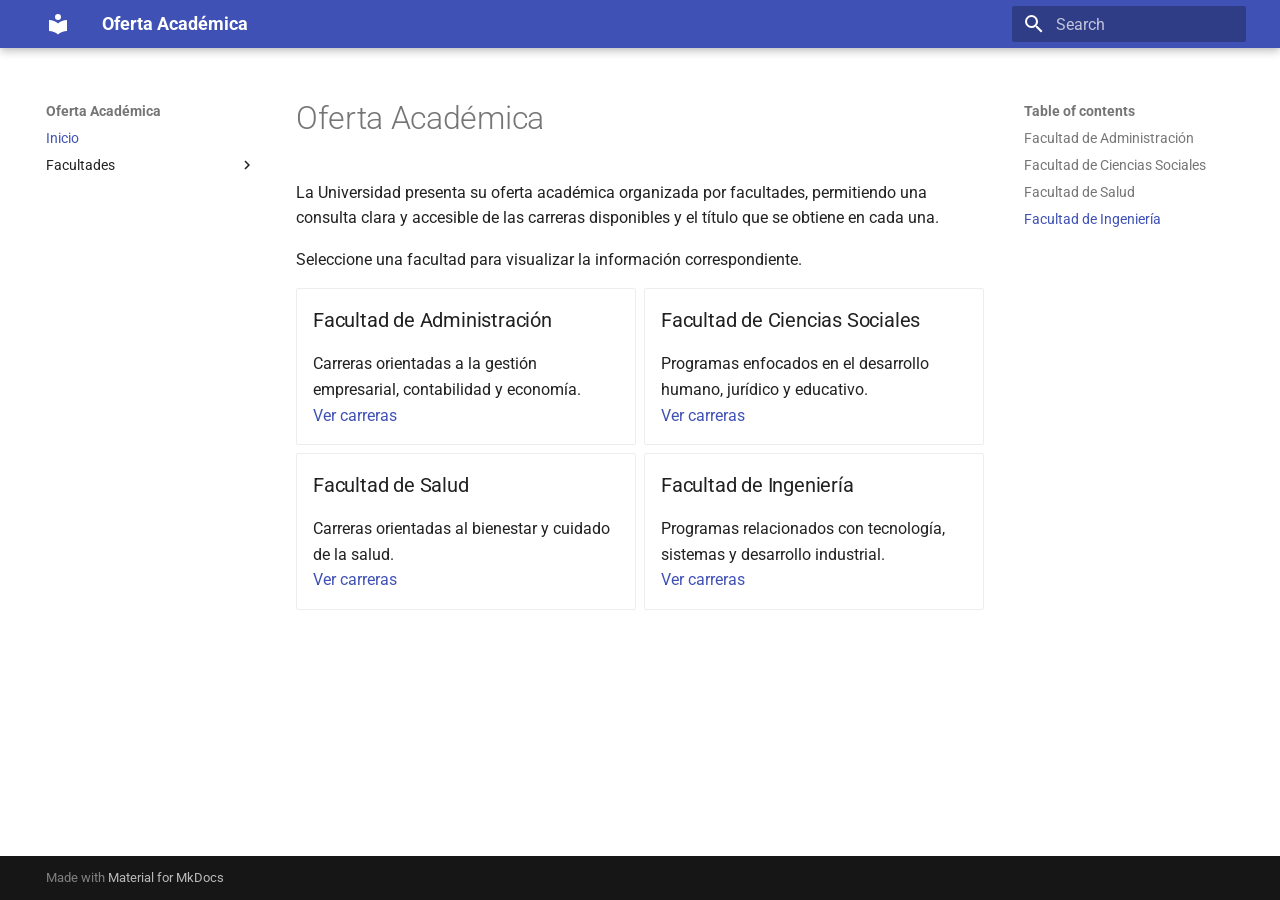
<file: index.html>
<!doctype html>
<html lang="en" class="no-js">
  <head>
    
      <meta charset="utf-8">
      <meta name="viewport" content="width=device-width,initial-scale=1">
      
      
      
        <link rel="canonical" href="https://universidad-aaron2913.github.io/">
      
      
      
        <link rel="next" href="facultades/ingenieria/">
      
      
        
      
      
      <link rel="icon" href="assets/images/favicon.png">
      <meta name="generator" content="mkdocs-1.6.1, mkdocs-material-9.7.6">
    
    
      
        <title>Oferta Académica</title>
      
    
    
      <link rel="stylesheet" href="assets/stylesheets/main.484c7ddc.min.css">
      
      


    
    
      
    
    
      
        
        
        <link rel="preconnect" href="https://fonts.gstatic.com" crossorigin>
        <link rel="stylesheet" href="https://fonts.googleapis.com/css?family=Roboto:300,300i,400,400i,700,700i%7CRoboto+Mono:400,400i,700,700i&display=fallback">
        <style>:root{--md-text-font:"Roboto";--md-code-font:"Roboto Mono"}</style>
      
    
    
    <script>__md_scope=new URL(".",location),__md_hash=e=>[...e].reduce(((e,_)=>(e<<5)-e+_.charCodeAt(0)),0),__md_get=(e,_=localStorage,t=__md_scope)=>JSON.parse(_.getItem(t.pathname+"."+e)),__md_set=(e,_,t=localStorage,a=__md_scope)=>{try{t.setItem(a.pathname+"."+e,JSON.stringify(_))}catch(e){}}</script>
    
      

    
    
  </head>
  
  
    <body dir="ltr">
  
    
    <input class="md-toggle" data-md-toggle="drawer" type="checkbox" id="__drawer" autocomplete="off">
    <input class="md-toggle" data-md-toggle="search" type="checkbox" id="__search" autocomplete="off">
    <label class="md-overlay" for="__drawer"></label>
    <div data-md-component="skip">
      
        
        <a href="#oferta-academica" class="md-skip">
          Skip to content
        </a>
      
    </div>
    <div data-md-component="announce">
      
    </div>
    
    
      

  

<header class="md-header md-header--shadow" data-md-component="header">
  <nav class="md-header__inner md-grid" aria-label="Header">
    <a href="." title="Oferta Académica" class="md-header__button md-logo" aria-label="Oferta Académica" data-md-component="logo">
      
  
  <svg xmlns="http://www.w3.org/2000/svg" viewBox="0 0 24 24"><path d="M12 8a3 3 0 0 0 3-3 3 3 0 0 0-3-3 3 3 0 0 0-3 3 3 3 0 0 0 3 3m0 3.54C9.64 9.35 6.5 8 3 8v11c3.5 0 6.64 1.35 9 3.54 2.36-2.19 5.5-3.54 9-3.54V8c-3.5 0-6.64 1.35-9 3.54"/></svg>

    </a>
    <label class="md-header__button md-icon" for="__drawer">
      
      <svg xmlns="http://www.w3.org/2000/svg" viewBox="0 0 24 24"><path d="M3 6h18v2H3zm0 5h18v2H3zm0 5h18v2H3z"/></svg>
    </label>
    <div class="md-header__title" data-md-component="header-title">
      <div class="md-header__ellipsis">
        <div class="md-header__topic">
          <span class="md-ellipsis">
            Oferta Académica
          </span>
        </div>
        <div class="md-header__topic" data-md-component="header-topic">
          <span class="md-ellipsis">
            
              Inicio
            
          </span>
        </div>
      </div>
    </div>
    
    
      <script>var palette=__md_get("__palette");if(palette&&palette.color){if("(prefers-color-scheme)"===palette.color.media){var media=matchMedia("(prefers-color-scheme: light)"),input=document.querySelector(media.matches?"[data-md-color-media='(prefers-color-scheme: light)']":"[data-md-color-media='(prefers-color-scheme: dark)']");palette.color.media=input.getAttribute("data-md-color-media"),palette.color.scheme=input.getAttribute("data-md-color-scheme"),palette.color.primary=input.getAttribute("data-md-color-primary"),palette.color.accent=input.getAttribute("data-md-color-accent")}for(var[key,value]of Object.entries(palette.color))document.body.setAttribute("data-md-color-"+key,value)}</script>
    
    
    
      
      
        <label class="md-header__button md-icon" for="__search">
          
          <svg xmlns="http://www.w3.org/2000/svg" viewBox="0 0 24 24"><path d="M9.5 3A6.5 6.5 0 0 1 16 9.5c0 1.61-.59 3.09-1.56 4.23l.27.27h.79l5 5-1.5 1.5-5-5v-.79l-.27-.27A6.52 6.52 0 0 1 9.5 16 6.5 6.5 0 0 1 3 9.5 6.5 6.5 0 0 1 9.5 3m0 2C7 5 5 7 5 9.5S7 14 9.5 14 14 12 14 9.5 12 5 9.5 5"/></svg>
        </label>
        <div class="md-search" data-md-component="search" role="dialog">
  <label class="md-search__overlay" for="__search"></label>
  <div class="md-search__inner" role="search">
    <form class="md-search__form" name="search">
      <input type="text" class="md-search__input" name="query" aria-label="Search" placeholder="Search" autocapitalize="off" autocorrect="off" autocomplete="off" spellcheck="false" data-md-component="search-query" required>
      <label class="md-search__icon md-icon" for="__search">
        
        <svg xmlns="http://www.w3.org/2000/svg" viewBox="0 0 24 24"><path d="M9.5 3A6.5 6.5 0 0 1 16 9.5c0 1.61-.59 3.09-1.56 4.23l.27.27h.79l5 5-1.5 1.5-5-5v-.79l-.27-.27A6.52 6.52 0 0 1 9.5 16 6.5 6.5 0 0 1 3 9.5 6.5 6.5 0 0 1 9.5 3m0 2C7 5 5 7 5 9.5S7 14 9.5 14 14 12 14 9.5 12 5 9.5 5"/></svg>
        
        <svg xmlns="http://www.w3.org/2000/svg" viewBox="0 0 24 24"><path d="M20 11v2H8l5.5 5.5-1.42 1.42L4.16 12l7.92-7.92L13.5 5.5 8 11z"/></svg>
      </label>
      <nav class="md-search__options" aria-label="Search">
        
        <button type="reset" class="md-search__icon md-icon" title="Clear" aria-label="Clear" tabindex="-1">
          
          <svg xmlns="http://www.w3.org/2000/svg" viewBox="0 0 24 24"><path d="M19 6.41 17.59 5 12 10.59 6.41 5 5 6.41 10.59 12 5 17.59 6.41 19 12 13.41 17.59 19 19 17.59 13.41 12z"/></svg>
        </button>
      </nav>
      
    </form>
    <div class="md-search__output">
      <div class="md-search__scrollwrap" tabindex="0" data-md-scrollfix>
        <div class="md-search-result" data-md-component="search-result">
          <div class="md-search-result__meta">
            Initializing search
          </div>
          <ol class="md-search-result__list" role="presentation"></ol>
        </div>
      </div>
    </div>
  </div>
</div>
      
    
    
  </nav>
  
</header>
    
    <div class="md-container" data-md-component="container">
      
      
        
          
        
      
      <main class="md-main" data-md-component="main">
        <div class="md-main__inner md-grid">
          
            
              
              <div class="md-sidebar md-sidebar--primary" data-md-component="sidebar" data-md-type="navigation" >
                <div class="md-sidebar__scrollwrap">
                  <div class="md-sidebar__inner">
                    



<nav class="md-nav md-nav--primary" aria-label="Navigation" data-md-level="0">
  <label class="md-nav__title" for="__drawer">
    <a href="." title="Oferta Académica" class="md-nav__button md-logo" aria-label="Oferta Académica" data-md-component="logo">
      
  
  <svg xmlns="http://www.w3.org/2000/svg" viewBox="0 0 24 24"><path d="M12 8a3 3 0 0 0 3-3 3 3 0 0 0-3-3 3 3 0 0 0-3 3 3 3 0 0 0 3 3m0 3.54C9.64 9.35 6.5 8 3 8v11c3.5 0 6.64 1.35 9 3.54 2.36-2.19 5.5-3.54 9-3.54V8c-3.5 0-6.64 1.35-9 3.54"/></svg>

    </a>
    Oferta Académica
  </label>
  
  <ul class="md-nav__list" data-md-scrollfix>
    
      
      
  
  
    
  
  
  
    <li class="md-nav__item md-nav__item--active">
      
      <input class="md-nav__toggle md-toggle" type="checkbox" id="__toc">
      
      
        
      
      
        <label class="md-nav__link md-nav__link--active" for="__toc">
          
  
  
  <span class="md-ellipsis">
    
  
    Inicio
  

    
  </span>
  
  

          <span class="md-nav__icon md-icon"></span>
        </label>
      
      <a href="." class="md-nav__link md-nav__link--active">
        
  
  
  <span class="md-ellipsis">
    
  
    Inicio
  

    
  </span>
  
  

      </a>
      
        

<nav class="md-nav md-nav--secondary" aria-label="Table of contents">
  
  
  
    
  
  
    <label class="md-nav__title" for="__toc">
      <span class="md-nav__icon md-icon"></span>
      Table of contents
    </label>
    <ul class="md-nav__list" data-md-component="toc" data-md-scrollfix>
      
        <li class="md-nav__item">
  <a href="#facultad-de-administracion" class="md-nav__link">
    <span class="md-ellipsis">
      
        Facultad de Administración
      
    </span>
  </a>
  
</li>
      
        <li class="md-nav__item">
  <a href="#facultad-de-ciencias-sociales" class="md-nav__link">
    <span class="md-ellipsis">
      
        Facultad de Ciencias Sociales
      
    </span>
  </a>
  
</li>
      
        <li class="md-nav__item">
  <a href="#facultad-de-salud" class="md-nav__link">
    <span class="md-ellipsis">
      
        Facultad de Salud
      
    </span>
  </a>
  
</li>
      
        <li class="md-nav__item">
  <a href="#facultad-de-ingenieria" class="md-nav__link">
    <span class="md-ellipsis">
      
        Facultad de Ingeniería
      
    </span>
  </a>
  
</li>
      
    </ul>
  
</nav>
      
    </li>
  

    
      
      
  
  
  
  
    
    
    
    
    
    <li class="md-nav__item md-nav__item--nested">
      
        
        
        <input class="md-nav__toggle md-toggle " type="checkbox" id="__nav_2" >
        
          
          <label class="md-nav__link" for="__nav_2" id="__nav_2_label" tabindex="0">
            
  
  
  <span class="md-ellipsis">
    
  
    Facultades
  

    
  </span>
  
  

            <span class="md-nav__icon md-icon"></span>
          </label>
        
        <nav class="md-nav" data-md-level="1" aria-labelledby="__nav_2_label" aria-expanded="false">
          <label class="md-nav__title" for="__nav_2">
            <span class="md-nav__icon md-icon"></span>
            
  
    Facultades
  

          </label>
          <ul class="md-nav__list" data-md-scrollfix>
            
              
                
  
  
  
  
    <li class="md-nav__item">
      <a href="facultades/ingenieria/" class="md-nav__link">
        
  
  
  <span class="md-ellipsis">
    
  
    Ingeniería
  

    
  </span>
  
  

      </a>
    </li>
  

              
            
              
                
  
  
  
  
    <li class="md-nav__item">
      <a href="facultades/ciencias_sociales/" class="md-nav__link">
        
  
  
  <span class="md-ellipsis">
    
  
    Ciencias Sociales
  

    
  </span>
  
  

      </a>
    </li>
  

              
            
              
                
  
  
  
  
    <li class="md-nav__item">
      <a href="facultades/salud.md" class="md-nav__link">
        
  
  
  <span class="md-ellipsis">
    
  
    Salud
  

    
  </span>
  
  

      </a>
    </li>
  

              
            
              
                
  
  
  
  
    <li class="md-nav__item">
      <a href="facultades/administracion/" class="md-nav__link">
        
  
  
  <span class="md-ellipsis">
    
  
    Administración
  

    
  </span>
  
  

      </a>
    </li>
  

              
            
          </ul>
        </nav>
      
    </li>
  

    
  </ul>
</nav>
                  </div>
                </div>
              </div>
            
            
              
              <div class="md-sidebar md-sidebar--secondary" data-md-component="sidebar" data-md-type="toc" >
                <div class="md-sidebar__scrollwrap">
                  <div class="md-sidebar__inner">
                    

<nav class="md-nav md-nav--secondary" aria-label="Table of contents">
  
  
  
    
  
  
    <label class="md-nav__title" for="__toc">
      <span class="md-nav__icon md-icon"></span>
      Table of contents
    </label>
    <ul class="md-nav__list" data-md-component="toc" data-md-scrollfix>
      
        <li class="md-nav__item">
  <a href="#facultad-de-administracion" class="md-nav__link">
    <span class="md-ellipsis">
      
        Facultad de Administración
      
    </span>
  </a>
  
</li>
      
        <li class="md-nav__item">
  <a href="#facultad-de-ciencias-sociales" class="md-nav__link">
    <span class="md-ellipsis">
      
        Facultad de Ciencias Sociales
      
    </span>
  </a>
  
</li>
      
        <li class="md-nav__item">
  <a href="#facultad-de-salud" class="md-nav__link">
    <span class="md-ellipsis">
      
        Facultad de Salud
      
    </span>
  </a>
  
</li>
      
        <li class="md-nav__item">
  <a href="#facultad-de-ingenieria" class="md-nav__link">
    <span class="md-ellipsis">
      
        Facultad de Ingeniería
      
    </span>
  </a>
  
</li>
      
    </ul>
  
</nav>
                  </div>
                </div>
              </div>
            
          
          
            <div class="md-content" data-md-component="content">
              
              <article class="md-content__inner md-typeset">
                
                  



<h1 id="oferta-academica">Oferta Académica</h1>
<p>La Universidad presenta su oferta académica organizada por facultades, permitiendo una consulta clara y accesible de las carreras disponibles y el título que se obtiene en cada una.</p>
<p>Seleccione una facultad para visualizar la información correspondiente.</p>
<div class="grid cards">
<ul>
<li>
<h3 id="facultad-de-administracion">Facultad de Administración</h3>
<p>Carreras orientadas a la gestión empresarial, contabilidad y economía.<br />
<a href="facultades/administracion/">Ver carreras</a></p>
</li>
<li>
<h3 id="facultad-de-ciencias-sociales">Facultad de Ciencias Sociales</h3>
<p>Programas enfocados en el desarrollo humano, jurídico y educativo.<br />
<a href="facultades/ciencias_sociales/">Ver carreras</a></p>
</li>
<li>
<h3 id="facultad-de-salud">Facultad de Salud</h3>
<p>Carreras orientadas al bienestar y cuidado de la salud.<br />
<a href="facultades/salud.md">Ver carreras</a></p>
</li>
<li>
<h3 id="facultad-de-ingenieria">Facultad de Ingeniería</h3>
<p>Programas relacionados con tecnología, sistemas y desarrollo industrial.<br />
<a href="facultades/ingenieria/">Ver carreras</a></p>
</li>
</ul>
</div>












                
              </article>
            </div>
          
          
<script>var target=document.getElementById(location.hash.slice(1));target&&target.name&&(target.checked=target.name.startsWith("__tabbed_"))</script>
        </div>
        
      </main>
      
        <footer class="md-footer">
  
  <div class="md-footer-meta md-typeset">
    <div class="md-footer-meta__inner md-grid">
      <div class="md-copyright">
  
  
    Made with
    <a href="https://squidfunk.github.io/mkdocs-material/" target="_blank" rel="noopener">
      Material for MkDocs
    </a>
  
</div>
      
    </div>
  </div>
</footer>
      
    </div>
    <div class="md-dialog" data-md-component="dialog">
      <div class="md-dialog__inner md-typeset"></div>
    </div>
    
    
    
      
      
      <script id="__config" type="application/json">{"annotate": null, "base": ".", "features": [], "search": "assets/javascripts/workers/search.2c215733.min.js", "tags": null, "translations": {"clipboard.copied": "Copied to clipboard", "clipboard.copy": "Copy to clipboard", "search.result.more.one": "1 more on this page", "search.result.more.other": "# more on this page", "search.result.none": "No matching documents", "search.result.one": "1 matching document", "search.result.other": "# matching documents", "search.result.placeholder": "Type to start searching", "search.result.term.missing": "Missing", "select.version": "Select version"}, "version": null}</script>
    
    
      <script src="assets/javascripts/bundle.79ae519e.min.js"></script>
      
    
  </body>
</html>
</file>
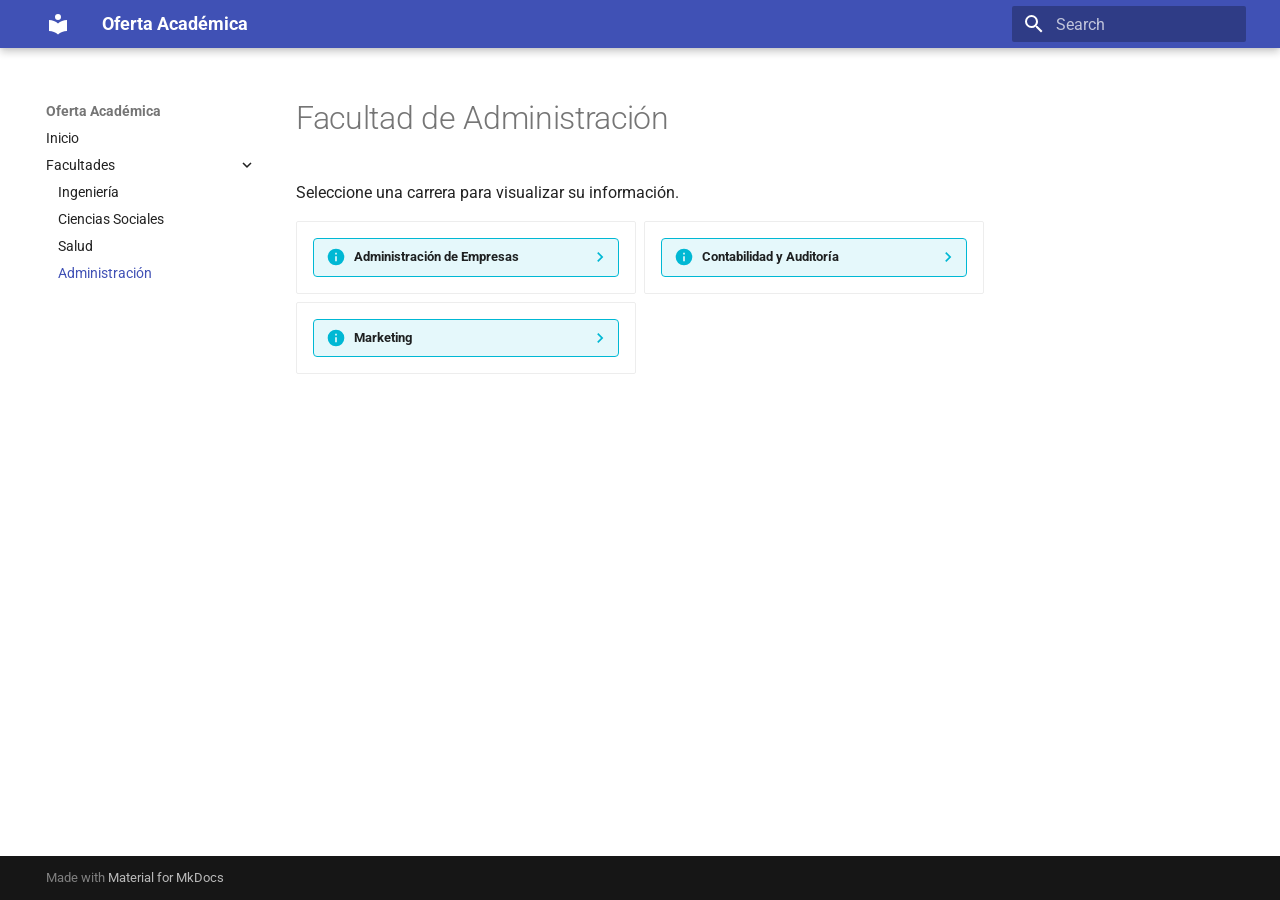
<file: facultades/administracion/index.html>
<!doctype html>
<html lang="en" class="no-js">
  <head>
    
      <meta charset="utf-8">
      <meta name="viewport" content="width=device-width,initial-scale=1">
      
      
      
        <link rel="canonical" href="https://universidad-aaron2913.github.io/facultades/administracion/">
      
      
        <link rel="prev" href="../ciencias_sociales/">
      
      
      
        
      
      
      <link rel="icon" href="../../assets/images/favicon.png">
      <meta name="generator" content="mkdocs-1.6.1, mkdocs-material-9.7.6">
    
    
      
        <title>Administración - Oferta Académica</title>
      
    
    
      <link rel="stylesheet" href="../../assets/stylesheets/main.484c7ddc.min.css">
      
      


    
    
      
    
    
      
        
        
        <link rel="preconnect" href="https://fonts.gstatic.com" crossorigin>
        <link rel="stylesheet" href="https://fonts.googleapis.com/css?family=Roboto:300,300i,400,400i,700,700i%7CRoboto+Mono:400,400i,700,700i&display=fallback">
        <style>:root{--md-text-font:"Roboto";--md-code-font:"Roboto Mono"}</style>
      
    
    
    <script>__md_scope=new URL("../..",location),__md_hash=e=>[...e].reduce(((e,_)=>(e<<5)-e+_.charCodeAt(0)),0),__md_get=(e,_=localStorage,t=__md_scope)=>JSON.parse(_.getItem(t.pathname+"."+e)),__md_set=(e,_,t=localStorage,a=__md_scope)=>{try{t.setItem(a.pathname+"."+e,JSON.stringify(_))}catch(e){}}</script>
    
      

    
    
  </head>
  
  
    <body dir="ltr">
  
    
    <input class="md-toggle" data-md-toggle="drawer" type="checkbox" id="__drawer" autocomplete="off">
    <input class="md-toggle" data-md-toggle="search" type="checkbox" id="__search" autocomplete="off">
    <label class="md-overlay" for="__drawer"></label>
    <div data-md-component="skip">
      
        
        <a href="#facultad-de-administracion" class="md-skip">
          Skip to content
        </a>
      
    </div>
    <div data-md-component="announce">
      
    </div>
    
    
      

  

<header class="md-header md-header--shadow" data-md-component="header">
  <nav class="md-header__inner md-grid" aria-label="Header">
    <a href="../.." title="Oferta Académica" class="md-header__button md-logo" aria-label="Oferta Académica" data-md-component="logo">
      
  
  <svg xmlns="http://www.w3.org/2000/svg" viewBox="0 0 24 24"><path d="M12 8a3 3 0 0 0 3-3 3 3 0 0 0-3-3 3 3 0 0 0-3 3 3 3 0 0 0 3 3m0 3.54C9.64 9.35 6.5 8 3 8v11c3.5 0 6.64 1.35 9 3.54 2.36-2.19 5.5-3.54 9-3.54V8c-3.5 0-6.64 1.35-9 3.54"/></svg>

    </a>
    <label class="md-header__button md-icon" for="__drawer">
      
      <svg xmlns="http://www.w3.org/2000/svg" viewBox="0 0 24 24"><path d="M3 6h18v2H3zm0 5h18v2H3zm0 5h18v2H3z"/></svg>
    </label>
    <div class="md-header__title" data-md-component="header-title">
      <div class="md-header__ellipsis">
        <div class="md-header__topic">
          <span class="md-ellipsis">
            Oferta Académica
          </span>
        </div>
        <div class="md-header__topic" data-md-component="header-topic">
          <span class="md-ellipsis">
            
              Administración
            
          </span>
        </div>
      </div>
    </div>
    
    
      <script>var palette=__md_get("__palette");if(palette&&palette.color){if("(prefers-color-scheme)"===palette.color.media){var media=matchMedia("(prefers-color-scheme: light)"),input=document.querySelector(media.matches?"[data-md-color-media='(prefers-color-scheme: light)']":"[data-md-color-media='(prefers-color-scheme: dark)']");palette.color.media=input.getAttribute("data-md-color-media"),palette.color.scheme=input.getAttribute("data-md-color-scheme"),palette.color.primary=input.getAttribute("data-md-color-primary"),palette.color.accent=input.getAttribute("data-md-color-accent")}for(var[key,value]of Object.entries(palette.color))document.body.setAttribute("data-md-color-"+key,value)}</script>
    
    
    
      
      
        <label class="md-header__button md-icon" for="__search">
          
          <svg xmlns="http://www.w3.org/2000/svg" viewBox="0 0 24 24"><path d="M9.5 3A6.5 6.5 0 0 1 16 9.5c0 1.61-.59 3.09-1.56 4.23l.27.27h.79l5 5-1.5 1.5-5-5v-.79l-.27-.27A6.52 6.52 0 0 1 9.5 16 6.5 6.5 0 0 1 3 9.5 6.5 6.5 0 0 1 9.5 3m0 2C7 5 5 7 5 9.5S7 14 9.5 14 14 12 14 9.5 12 5 9.5 5"/></svg>
        </label>
        <div class="md-search" data-md-component="search" role="dialog">
  <label class="md-search__overlay" for="__search"></label>
  <div class="md-search__inner" role="search">
    <form class="md-search__form" name="search">
      <input type="text" class="md-search__input" name="query" aria-label="Search" placeholder="Search" autocapitalize="off" autocorrect="off" autocomplete="off" spellcheck="false" data-md-component="search-query" required>
      <label class="md-search__icon md-icon" for="__search">
        
        <svg xmlns="http://www.w3.org/2000/svg" viewBox="0 0 24 24"><path d="M9.5 3A6.5 6.5 0 0 1 16 9.5c0 1.61-.59 3.09-1.56 4.23l.27.27h.79l5 5-1.5 1.5-5-5v-.79l-.27-.27A6.52 6.52 0 0 1 9.5 16 6.5 6.5 0 0 1 3 9.5 6.5 6.5 0 0 1 9.5 3m0 2C7 5 5 7 5 9.5S7 14 9.5 14 14 12 14 9.5 12 5 9.5 5"/></svg>
        
        <svg xmlns="http://www.w3.org/2000/svg" viewBox="0 0 24 24"><path d="M20 11v2H8l5.5 5.5-1.42 1.42L4.16 12l7.92-7.92L13.5 5.5 8 11z"/></svg>
      </label>
      <nav class="md-search__options" aria-label="Search">
        
        <button type="reset" class="md-search__icon md-icon" title="Clear" aria-label="Clear" tabindex="-1">
          
          <svg xmlns="http://www.w3.org/2000/svg" viewBox="0 0 24 24"><path d="M19 6.41 17.59 5 12 10.59 6.41 5 5 6.41 10.59 12 5 17.59 6.41 19 12 13.41 17.59 19 19 17.59 13.41 12z"/></svg>
        </button>
      </nav>
      
    </form>
    <div class="md-search__output">
      <div class="md-search__scrollwrap" tabindex="0" data-md-scrollfix>
        <div class="md-search-result" data-md-component="search-result">
          <div class="md-search-result__meta">
            Initializing search
          </div>
          <ol class="md-search-result__list" role="presentation"></ol>
        </div>
      </div>
    </div>
  </div>
</div>
      
    
    
  </nav>
  
</header>
    
    <div class="md-container" data-md-component="container">
      
      
        
          
        
      
      <main class="md-main" data-md-component="main">
        <div class="md-main__inner md-grid">
          
            
              
              <div class="md-sidebar md-sidebar--primary" data-md-component="sidebar" data-md-type="navigation" >
                <div class="md-sidebar__scrollwrap">
                  <div class="md-sidebar__inner">
                    



<nav class="md-nav md-nav--primary" aria-label="Navigation" data-md-level="0">
  <label class="md-nav__title" for="__drawer">
    <a href="../.." title="Oferta Académica" class="md-nav__button md-logo" aria-label="Oferta Académica" data-md-component="logo">
      
  
  <svg xmlns="http://www.w3.org/2000/svg" viewBox="0 0 24 24"><path d="M12 8a3 3 0 0 0 3-3 3 3 0 0 0-3-3 3 3 0 0 0-3 3 3 3 0 0 0 3 3m0 3.54C9.64 9.35 6.5 8 3 8v11c3.5 0 6.64 1.35 9 3.54 2.36-2.19 5.5-3.54 9-3.54V8c-3.5 0-6.64 1.35-9 3.54"/></svg>

    </a>
    Oferta Académica
  </label>
  
  <ul class="md-nav__list" data-md-scrollfix>
    
      
      
  
  
  
  
    <li class="md-nav__item">
      <a href="../.." class="md-nav__link">
        
  
  
  <span class="md-ellipsis">
    
  
    Inicio
  

    
  </span>
  
  

      </a>
    </li>
  

    
      
      
  
  
    
  
  
  
    
    
    
    
    
    <li class="md-nav__item md-nav__item--active md-nav__item--nested">
      
        
        
        <input class="md-nav__toggle md-toggle " type="checkbox" id="__nav_2" checked>
        
          
          <label class="md-nav__link" for="__nav_2" id="__nav_2_label" tabindex="0">
            
  
  
  <span class="md-ellipsis">
    
  
    Facultades
  

    
  </span>
  
  

            <span class="md-nav__icon md-icon"></span>
          </label>
        
        <nav class="md-nav" data-md-level="1" aria-labelledby="__nav_2_label" aria-expanded="true">
          <label class="md-nav__title" for="__nav_2">
            <span class="md-nav__icon md-icon"></span>
            
  
    Facultades
  

          </label>
          <ul class="md-nav__list" data-md-scrollfix>
            
              
                
  
  
  
  
    <li class="md-nav__item">
      <a href="../ingenieria/" class="md-nav__link">
        
  
  
  <span class="md-ellipsis">
    
  
    Ingeniería
  

    
  </span>
  
  

      </a>
    </li>
  

              
            
              
                
  
  
  
  
    <li class="md-nav__item">
      <a href="../ciencias_sociales/" class="md-nav__link">
        
  
  
  <span class="md-ellipsis">
    
  
    Ciencias Sociales
  

    
  </span>
  
  

      </a>
    </li>
  

              
            
              
                
  
  
  
  
    <li class="md-nav__item">
      <a href="../salud.md" class="md-nav__link">
        
  
  
  <span class="md-ellipsis">
    
  
    Salud
  

    
  </span>
  
  

      </a>
    </li>
  

              
            
              
                
  
  
    
  
  
  
    <li class="md-nav__item md-nav__item--active">
      
      <input class="md-nav__toggle md-toggle" type="checkbox" id="__toc">
      
      
        
      
      
      <a href="./" class="md-nav__link md-nav__link--active">
        
  
  
  <span class="md-ellipsis">
    
  
    Administración
  

    
  </span>
  
  

      </a>
      
    </li>
  

              
            
          </ul>
        </nav>
      
    </li>
  

    
  </ul>
</nav>
                  </div>
                </div>
              </div>
            
            
              
              <div class="md-sidebar md-sidebar--secondary" data-md-component="sidebar" data-md-type="toc" >
                <div class="md-sidebar__scrollwrap">
                  <div class="md-sidebar__inner">
                    

<nav class="md-nav md-nav--secondary" aria-label="Table of contents">
  
  
  
    
  
  
</nav>
                  </div>
                </div>
              </div>
            
          
          
            <div class="md-content" data-md-component="content">
              
              <article class="md-content__inner md-typeset">
                
                  



<h1 id="facultad-de-administracion">Facultad de Administración</h1>
<p>Seleccione una carrera para visualizar su información.</p>
<div class="grid cards">
<ul>
<li>
<details class="info">
<summary>Administración de Empresas</summary>
<p><strong>Duración:</strong> 8 semestres<br />
<strong>Título que otorga:</strong> Licenciado en Administración de Empresas  </p>
<p><strong>Campo laboral:</strong></p>
<ul>
<li>Empresas privadas  </li>
<li>Gestión empresarial  </li>
<li>Recursos humanos  </li>
<li>Emprendimientos  </li>
</ul>
</details>
</li>
<li>
<details class="info">
<summary>Contabilidad y Auditoría</summary>
<p><strong>Duración:</strong> 8 semestres<br />
<strong>Título que otorga:</strong> Licenciado en Contabilidad y Auditoría  </p>
<p><strong>Campo laboral:</strong></p>
<ul>
<li>Contabilidad financiera  </li>
<li>Auditoría  </li>
<li>Empresas públicas  </li>
<li>Consultoría contable  </li>
</ul>
</details>
</li>
<li>
<details class="info">
<summary>Marketing</summary>
<p><strong>Duración:</strong> 8 semestres<br />
<strong>Título que otorga:</strong> Licenciado en Marketing  </p>
<p><strong>Campo laboral:</strong></p>
<ul>
<li>Publicidad  </li>
<li>Ventas  </li>
<li>Investigación de mercados  </li>
<li>Marketing digital  </li>
</ul>
</details>
</li>
</ul>
</div>












                
              </article>
            </div>
          
          
<script>var target=document.getElementById(location.hash.slice(1));target&&target.name&&(target.checked=target.name.startsWith("__tabbed_"))</script>
        </div>
        
      </main>
      
        <footer class="md-footer">
  
  <div class="md-footer-meta md-typeset">
    <div class="md-footer-meta__inner md-grid">
      <div class="md-copyright">
  
  
    Made with
    <a href="https://squidfunk.github.io/mkdocs-material/" target="_blank" rel="noopener">
      Material for MkDocs
    </a>
  
</div>
      
    </div>
  </div>
</footer>
      
    </div>
    <div class="md-dialog" data-md-component="dialog">
      <div class="md-dialog__inner md-typeset"></div>
    </div>
    
    
    
      
      
      <script id="__config" type="application/json">{"annotate": null, "base": "../..", "features": [], "search": "../../assets/javascripts/workers/search.2c215733.min.js", "tags": null, "translations": {"clipboard.copied": "Copied to clipboard", "clipboard.copy": "Copy to clipboard", "search.result.more.one": "1 more on this page", "search.result.more.other": "# more on this page", "search.result.none": "No matching documents", "search.result.one": "1 matching document", "search.result.other": "# matching documents", "search.result.placeholder": "Type to start searching", "search.result.term.missing": "Missing", "select.version": "Select version"}, "version": null}</script>
    
    
      <script src="../../assets/javascripts/bundle.79ae519e.min.js"></script>
      
    
  </body>
</html>
</file>
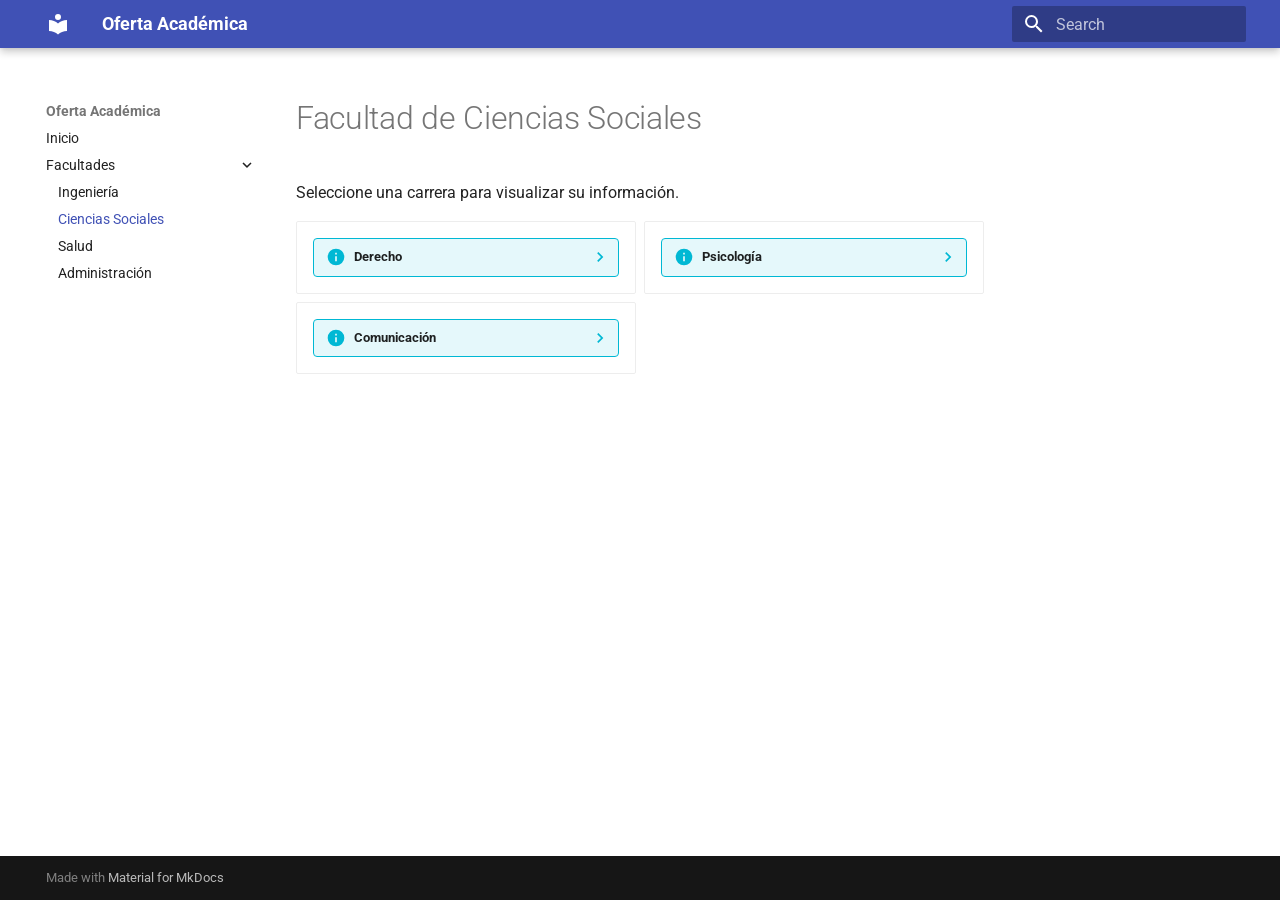
<file: facultades/ciencias_sociales/index.html>
<!doctype html>
<html lang="en" class="no-js">
  <head>
    
      <meta charset="utf-8">
      <meta name="viewport" content="width=device-width,initial-scale=1">
      
      
      
        <link rel="canonical" href="https://universidad-aaron2913.github.io/facultades/ciencias_sociales/">
      
      
        <link rel="prev" href="../ingenieria/">
      
      
        <link rel="next" href="../administracion/">
      
      
        
      
      
      <link rel="icon" href="../../assets/images/favicon.png">
      <meta name="generator" content="mkdocs-1.6.1, mkdocs-material-9.7.6">
    
    
      
        <title>Ciencias Sociales - Oferta Académica</title>
      
    
    
      <link rel="stylesheet" href="../../assets/stylesheets/main.484c7ddc.min.css">
      
      


    
    
      
    
    
      
        
        
        <link rel="preconnect" href="https://fonts.gstatic.com" crossorigin>
        <link rel="stylesheet" href="https://fonts.googleapis.com/css?family=Roboto:300,300i,400,400i,700,700i%7CRoboto+Mono:400,400i,700,700i&display=fallback">
        <style>:root{--md-text-font:"Roboto";--md-code-font:"Roboto Mono"}</style>
      
    
    
    <script>__md_scope=new URL("../..",location),__md_hash=e=>[...e].reduce(((e,_)=>(e<<5)-e+_.charCodeAt(0)),0),__md_get=(e,_=localStorage,t=__md_scope)=>JSON.parse(_.getItem(t.pathname+"."+e)),__md_set=(e,_,t=localStorage,a=__md_scope)=>{try{t.setItem(a.pathname+"."+e,JSON.stringify(_))}catch(e){}}</script>
    
      

    
    
  </head>
  
  
    <body dir="ltr">
  
    
    <input class="md-toggle" data-md-toggle="drawer" type="checkbox" id="__drawer" autocomplete="off">
    <input class="md-toggle" data-md-toggle="search" type="checkbox" id="__search" autocomplete="off">
    <label class="md-overlay" for="__drawer"></label>
    <div data-md-component="skip">
      
        
        <a href="#facultad-de-ciencias-sociales" class="md-skip">
          Skip to content
        </a>
      
    </div>
    <div data-md-component="announce">
      
    </div>
    
    
      

  

<header class="md-header md-header--shadow" data-md-component="header">
  <nav class="md-header__inner md-grid" aria-label="Header">
    <a href="../.." title="Oferta Académica" class="md-header__button md-logo" aria-label="Oferta Académica" data-md-component="logo">
      
  
  <svg xmlns="http://www.w3.org/2000/svg" viewBox="0 0 24 24"><path d="M12 8a3 3 0 0 0 3-3 3 3 0 0 0-3-3 3 3 0 0 0-3 3 3 3 0 0 0 3 3m0 3.54C9.64 9.35 6.5 8 3 8v11c3.5 0 6.64 1.35 9 3.54 2.36-2.19 5.5-3.54 9-3.54V8c-3.5 0-6.64 1.35-9 3.54"/></svg>

    </a>
    <label class="md-header__button md-icon" for="__drawer">
      
      <svg xmlns="http://www.w3.org/2000/svg" viewBox="0 0 24 24"><path d="M3 6h18v2H3zm0 5h18v2H3zm0 5h18v2H3z"/></svg>
    </label>
    <div class="md-header__title" data-md-component="header-title">
      <div class="md-header__ellipsis">
        <div class="md-header__topic">
          <span class="md-ellipsis">
            Oferta Académica
          </span>
        </div>
        <div class="md-header__topic" data-md-component="header-topic">
          <span class="md-ellipsis">
            
              Ciencias Sociales
            
          </span>
        </div>
      </div>
    </div>
    
    
      <script>var palette=__md_get("__palette");if(palette&&palette.color){if("(prefers-color-scheme)"===palette.color.media){var media=matchMedia("(prefers-color-scheme: light)"),input=document.querySelector(media.matches?"[data-md-color-media='(prefers-color-scheme: light)']":"[data-md-color-media='(prefers-color-scheme: dark)']");palette.color.media=input.getAttribute("data-md-color-media"),palette.color.scheme=input.getAttribute("data-md-color-scheme"),palette.color.primary=input.getAttribute("data-md-color-primary"),palette.color.accent=input.getAttribute("data-md-color-accent")}for(var[key,value]of Object.entries(palette.color))document.body.setAttribute("data-md-color-"+key,value)}</script>
    
    
    
      
      
        <label class="md-header__button md-icon" for="__search">
          
          <svg xmlns="http://www.w3.org/2000/svg" viewBox="0 0 24 24"><path d="M9.5 3A6.5 6.5 0 0 1 16 9.5c0 1.61-.59 3.09-1.56 4.23l.27.27h.79l5 5-1.5 1.5-5-5v-.79l-.27-.27A6.52 6.52 0 0 1 9.5 16 6.5 6.5 0 0 1 3 9.5 6.5 6.5 0 0 1 9.5 3m0 2C7 5 5 7 5 9.5S7 14 9.5 14 14 12 14 9.5 12 5 9.5 5"/></svg>
        </label>
        <div class="md-search" data-md-component="search" role="dialog">
  <label class="md-search__overlay" for="__search"></label>
  <div class="md-search__inner" role="search">
    <form class="md-search__form" name="search">
      <input type="text" class="md-search__input" name="query" aria-label="Search" placeholder="Search" autocapitalize="off" autocorrect="off" autocomplete="off" spellcheck="false" data-md-component="search-query" required>
      <label class="md-search__icon md-icon" for="__search">
        
        <svg xmlns="http://www.w3.org/2000/svg" viewBox="0 0 24 24"><path d="M9.5 3A6.5 6.5 0 0 1 16 9.5c0 1.61-.59 3.09-1.56 4.23l.27.27h.79l5 5-1.5 1.5-5-5v-.79l-.27-.27A6.52 6.52 0 0 1 9.5 16 6.5 6.5 0 0 1 3 9.5 6.5 6.5 0 0 1 9.5 3m0 2C7 5 5 7 5 9.5S7 14 9.5 14 14 12 14 9.5 12 5 9.5 5"/></svg>
        
        <svg xmlns="http://www.w3.org/2000/svg" viewBox="0 0 24 24"><path d="M20 11v2H8l5.5 5.5-1.42 1.42L4.16 12l7.92-7.92L13.5 5.5 8 11z"/></svg>
      </label>
      <nav class="md-search__options" aria-label="Search">
        
        <button type="reset" class="md-search__icon md-icon" title="Clear" aria-label="Clear" tabindex="-1">
          
          <svg xmlns="http://www.w3.org/2000/svg" viewBox="0 0 24 24"><path d="M19 6.41 17.59 5 12 10.59 6.41 5 5 6.41 10.59 12 5 17.59 6.41 19 12 13.41 17.59 19 19 17.59 13.41 12z"/></svg>
        </button>
      </nav>
      
    </form>
    <div class="md-search__output">
      <div class="md-search__scrollwrap" tabindex="0" data-md-scrollfix>
        <div class="md-search-result" data-md-component="search-result">
          <div class="md-search-result__meta">
            Initializing search
          </div>
          <ol class="md-search-result__list" role="presentation"></ol>
        </div>
      </div>
    </div>
  </div>
</div>
      
    
    
  </nav>
  
</header>
    
    <div class="md-container" data-md-component="container">
      
      
        
          
        
      
      <main class="md-main" data-md-component="main">
        <div class="md-main__inner md-grid">
          
            
              
              <div class="md-sidebar md-sidebar--primary" data-md-component="sidebar" data-md-type="navigation" >
                <div class="md-sidebar__scrollwrap">
                  <div class="md-sidebar__inner">
                    



<nav class="md-nav md-nav--primary" aria-label="Navigation" data-md-level="0">
  <label class="md-nav__title" for="__drawer">
    <a href="../.." title="Oferta Académica" class="md-nav__button md-logo" aria-label="Oferta Académica" data-md-component="logo">
      
  
  <svg xmlns="http://www.w3.org/2000/svg" viewBox="0 0 24 24"><path d="M12 8a3 3 0 0 0 3-3 3 3 0 0 0-3-3 3 3 0 0 0-3 3 3 3 0 0 0 3 3m0 3.54C9.64 9.35 6.5 8 3 8v11c3.5 0 6.64 1.35 9 3.54 2.36-2.19 5.5-3.54 9-3.54V8c-3.5 0-6.64 1.35-9 3.54"/></svg>

    </a>
    Oferta Académica
  </label>
  
  <ul class="md-nav__list" data-md-scrollfix>
    
      
      
  
  
  
  
    <li class="md-nav__item">
      <a href="../.." class="md-nav__link">
        
  
  
  <span class="md-ellipsis">
    
  
    Inicio
  

    
  </span>
  
  

      </a>
    </li>
  

    
      
      
  
  
    
  
  
  
    
    
    
    
    
    <li class="md-nav__item md-nav__item--active md-nav__item--nested">
      
        
        
        <input class="md-nav__toggle md-toggle " type="checkbox" id="__nav_2" checked>
        
          
          <label class="md-nav__link" for="__nav_2" id="__nav_2_label" tabindex="0">
            
  
  
  <span class="md-ellipsis">
    
  
    Facultades
  

    
  </span>
  
  

            <span class="md-nav__icon md-icon"></span>
          </label>
        
        <nav class="md-nav" data-md-level="1" aria-labelledby="__nav_2_label" aria-expanded="true">
          <label class="md-nav__title" for="__nav_2">
            <span class="md-nav__icon md-icon"></span>
            
  
    Facultades
  

          </label>
          <ul class="md-nav__list" data-md-scrollfix>
            
              
                
  
  
  
  
    <li class="md-nav__item">
      <a href="../ingenieria/" class="md-nav__link">
        
  
  
  <span class="md-ellipsis">
    
  
    Ingeniería
  

    
  </span>
  
  

      </a>
    </li>
  

              
            
              
                
  
  
    
  
  
  
    <li class="md-nav__item md-nav__item--active">
      
      <input class="md-nav__toggle md-toggle" type="checkbox" id="__toc">
      
      
        
      
      
      <a href="./" class="md-nav__link md-nav__link--active">
        
  
  
  <span class="md-ellipsis">
    
  
    Ciencias Sociales
  

    
  </span>
  
  

      </a>
      
    </li>
  

              
            
              
                
  
  
  
  
    <li class="md-nav__item">
      <a href="../salud.md" class="md-nav__link">
        
  
  
  <span class="md-ellipsis">
    
  
    Salud
  

    
  </span>
  
  

      </a>
    </li>
  

              
            
              
                
  
  
  
  
    <li class="md-nav__item">
      <a href="../administracion/" class="md-nav__link">
        
  
  
  <span class="md-ellipsis">
    
  
    Administración
  

    
  </span>
  
  

      </a>
    </li>
  

              
            
          </ul>
        </nav>
      
    </li>
  

    
  </ul>
</nav>
                  </div>
                </div>
              </div>
            
            
              
              <div class="md-sidebar md-sidebar--secondary" data-md-component="sidebar" data-md-type="toc" >
                <div class="md-sidebar__scrollwrap">
                  <div class="md-sidebar__inner">
                    

<nav class="md-nav md-nav--secondary" aria-label="Table of contents">
  
  
  
    
  
  
</nav>
                  </div>
                </div>
              </div>
            
          
          
            <div class="md-content" data-md-component="content">
              
              <article class="md-content__inner md-typeset">
                
                  



<h1 id="facultad-de-ciencias-sociales">Facultad de Ciencias Sociales</h1>
<p>Seleccione una carrera para visualizar su información.</p>
<div class="grid cards">
<ul>
<li>
<details class="info">
<summary>Derecho</summary>
<p><strong>Duración:</strong> 9 semestres<br />
<strong>Título que otorga:</strong> Abogado  </p>
<p><strong>Campo laboral:</strong></p>
<ul>
<li>Estudios jurídicos  </li>
<li>Instituciones públicas  </li>
<li>Consultoría legal  </li>
<li>Litigación  </li>
</ul>
</details>
</li>
<li>
<details class="info">
<summary>Psicología</summary>
<p><strong>Duración:</strong> 8 semestres<br />
<strong>Título que otorga:</strong> Licenciado en Psicología  </p>
<p><strong>Campo laboral:</strong></p>
<ul>
<li>Atención psicológica  </li>
<li>Recursos humanos  </li>
<li>Centros educativos  </li>
<li>Consultoría psicológica  </li>
</ul>
</details>
</li>
<li>
<details class="info">
<summary>Comunicación</summary>
<p><strong>Duración:</strong> 8 semestres<br />
<strong>Título que otorga:</strong> Licenciado en Comunicación  </p>
<p><strong>Campo laboral:</strong></p>
<ul>
<li>Medios de comunicación  </li>
<li>Relaciones públicas  </li>
<li>Periodismo  </li>
<li>Marketing digital  </li>
</ul>
</details>
</li>
</ul>
</div>












                
              </article>
            </div>
          
          
<script>var target=document.getElementById(location.hash.slice(1));target&&target.name&&(target.checked=target.name.startsWith("__tabbed_"))</script>
        </div>
        
      </main>
      
        <footer class="md-footer">
  
  <div class="md-footer-meta md-typeset">
    <div class="md-footer-meta__inner md-grid">
      <div class="md-copyright">
  
  
    Made with
    <a href="https://squidfunk.github.io/mkdocs-material/" target="_blank" rel="noopener">
      Material for MkDocs
    </a>
  
</div>
      
    </div>
  </div>
</footer>
      
    </div>
    <div class="md-dialog" data-md-component="dialog">
      <div class="md-dialog__inner md-typeset"></div>
    </div>
    
    
    
      
      
      <script id="__config" type="application/json">{"annotate": null, "base": "../..", "features": [], "search": "../../assets/javascripts/workers/search.2c215733.min.js", "tags": null, "translations": {"clipboard.copied": "Copied to clipboard", "clipboard.copy": "Copy to clipboard", "search.result.more.one": "1 more on this page", "search.result.more.other": "# more on this page", "search.result.none": "No matching documents", "search.result.one": "1 matching document", "search.result.other": "# matching documents", "search.result.placeholder": "Type to start searching", "search.result.term.missing": "Missing", "select.version": "Select version"}, "version": null}</script>
    
    
      <script src="../../assets/javascripts/bundle.79ae519e.min.js"></script>
      
    
  </body>
</html>
</file>
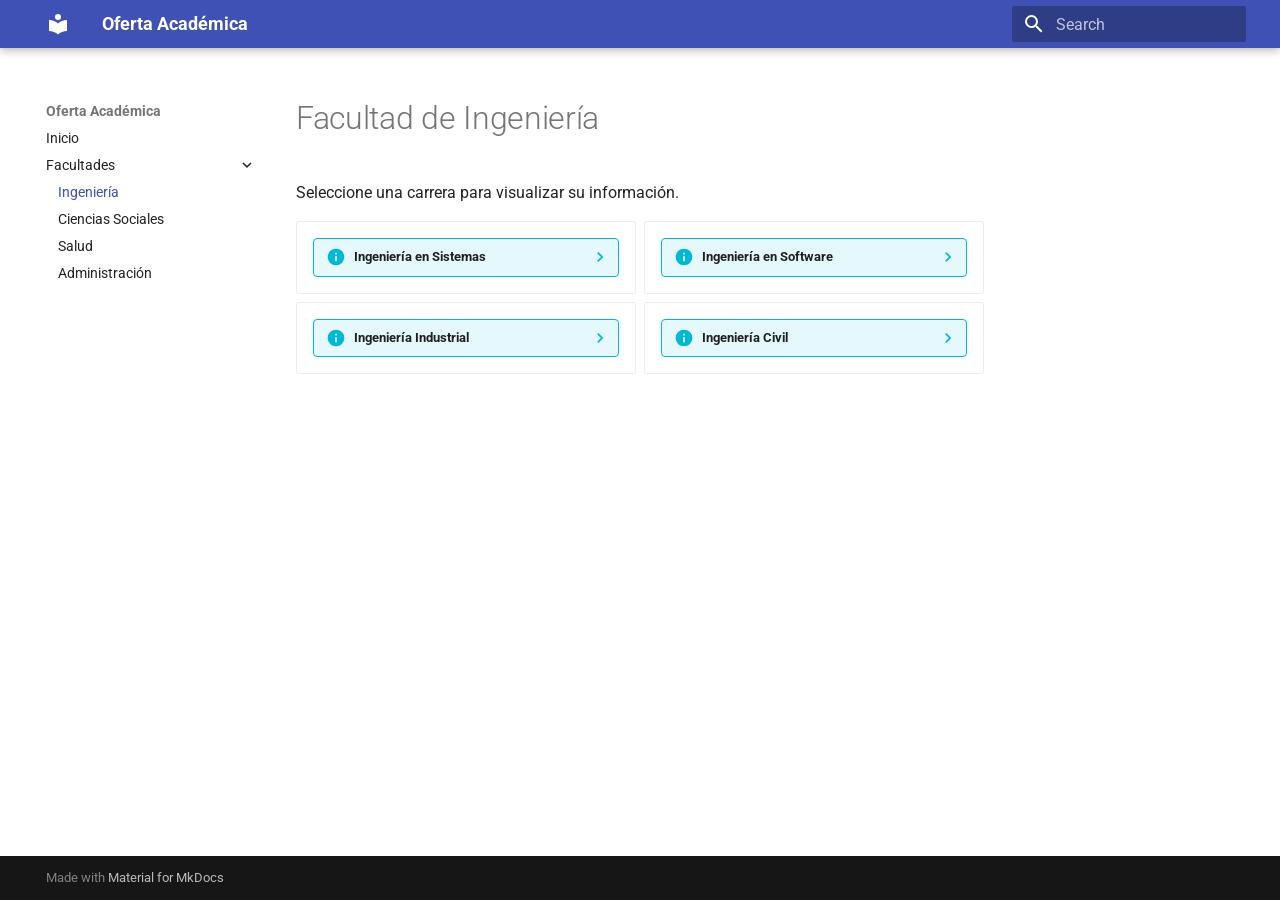
<file: facultades/ingenieria/index.html>
<!doctype html>
<html lang="en" class="no-js">
  <head>
    
      <meta charset="utf-8">
      <meta name="viewport" content="width=device-width,initial-scale=1">
      
      
      
        <link rel="canonical" href="https://universidad-aaron2913.github.io/facultades/ingenieria/">
      
      
        <link rel="prev" href="../..">
      
      
        <link rel="next" href="../ciencias_sociales/">
      
      
        
      
      
      <link rel="icon" href="../../assets/images/favicon.png">
      <meta name="generator" content="mkdocs-1.6.1, mkdocs-material-9.7.6">
    
    
      
        <title>Ingeniería - Oferta Académica</title>
      
    
    
      <link rel="stylesheet" href="../../assets/stylesheets/main.484c7ddc.min.css">
      
      


    
    
      
    
    
      
        
        
        <link rel="preconnect" href="https://fonts.gstatic.com" crossorigin>
        <link rel="stylesheet" href="https://fonts.googleapis.com/css?family=Roboto:300,300i,400,400i,700,700i%7CRoboto+Mono:400,400i,700,700i&display=fallback">
        <style>:root{--md-text-font:"Roboto";--md-code-font:"Roboto Mono"}</style>
      
    
    
    <script>__md_scope=new URL("../..",location),__md_hash=e=>[...e].reduce(((e,_)=>(e<<5)-e+_.charCodeAt(0)),0),__md_get=(e,_=localStorage,t=__md_scope)=>JSON.parse(_.getItem(t.pathname+"."+e)),__md_set=(e,_,t=localStorage,a=__md_scope)=>{try{t.setItem(a.pathname+"."+e,JSON.stringify(_))}catch(e){}}</script>
    
      

    
    
  </head>
  
  
    <body dir="ltr">
  
    
    <input class="md-toggle" data-md-toggle="drawer" type="checkbox" id="__drawer" autocomplete="off">
    <input class="md-toggle" data-md-toggle="search" type="checkbox" id="__search" autocomplete="off">
    <label class="md-overlay" for="__drawer"></label>
    <div data-md-component="skip">
      
        
        <a href="#facultad-de-ingenieria" class="md-skip">
          Skip to content
        </a>
      
    </div>
    <div data-md-component="announce">
      
    </div>
    
    
      

  

<header class="md-header md-header--shadow" data-md-component="header">
  <nav class="md-header__inner md-grid" aria-label="Header">
    <a href="../.." title="Oferta Académica" class="md-header__button md-logo" aria-label="Oferta Académica" data-md-component="logo">
      
  
  <svg xmlns="http://www.w3.org/2000/svg" viewBox="0 0 24 24"><path d="M12 8a3 3 0 0 0 3-3 3 3 0 0 0-3-3 3 3 0 0 0-3 3 3 3 0 0 0 3 3m0 3.54C9.64 9.35 6.5 8 3 8v11c3.5 0 6.64 1.35 9 3.54 2.36-2.19 5.5-3.54 9-3.54V8c-3.5 0-6.64 1.35-9 3.54"/></svg>

    </a>
    <label class="md-header__button md-icon" for="__drawer">
      
      <svg xmlns="http://www.w3.org/2000/svg" viewBox="0 0 24 24"><path d="M3 6h18v2H3zm0 5h18v2H3zm0 5h18v2H3z"/></svg>
    </label>
    <div class="md-header__title" data-md-component="header-title">
      <div class="md-header__ellipsis">
        <div class="md-header__topic">
          <span class="md-ellipsis">
            Oferta Académica
          </span>
        </div>
        <div class="md-header__topic" data-md-component="header-topic">
          <span class="md-ellipsis">
            
              Ingeniería
            
          </span>
        </div>
      </div>
    </div>
    
    
      <script>var palette=__md_get("__palette");if(palette&&palette.color){if("(prefers-color-scheme)"===palette.color.media){var media=matchMedia("(prefers-color-scheme: light)"),input=document.querySelector(media.matches?"[data-md-color-media='(prefers-color-scheme: light)']":"[data-md-color-media='(prefers-color-scheme: dark)']");palette.color.media=input.getAttribute("data-md-color-media"),palette.color.scheme=input.getAttribute("data-md-color-scheme"),palette.color.primary=input.getAttribute("data-md-color-primary"),palette.color.accent=input.getAttribute("data-md-color-accent")}for(var[key,value]of Object.entries(palette.color))document.body.setAttribute("data-md-color-"+key,value)}</script>
    
    
    
      
      
        <label class="md-header__button md-icon" for="__search">
          
          <svg xmlns="http://www.w3.org/2000/svg" viewBox="0 0 24 24"><path d="M9.5 3A6.5 6.5 0 0 1 16 9.5c0 1.61-.59 3.09-1.56 4.23l.27.27h.79l5 5-1.5 1.5-5-5v-.79l-.27-.27A6.52 6.52 0 0 1 9.5 16 6.5 6.5 0 0 1 3 9.5 6.5 6.5 0 0 1 9.5 3m0 2C7 5 5 7 5 9.5S7 14 9.5 14 14 12 14 9.5 12 5 9.5 5"/></svg>
        </label>
        <div class="md-search" data-md-component="search" role="dialog">
  <label class="md-search__overlay" for="__search"></label>
  <div class="md-search__inner" role="search">
    <form class="md-search__form" name="search">
      <input type="text" class="md-search__input" name="query" aria-label="Search" placeholder="Search" autocapitalize="off" autocorrect="off" autocomplete="off" spellcheck="false" data-md-component="search-query" required>
      <label class="md-search__icon md-icon" for="__search">
        
        <svg xmlns="http://www.w3.org/2000/svg" viewBox="0 0 24 24"><path d="M9.5 3A6.5 6.5 0 0 1 16 9.5c0 1.61-.59 3.09-1.56 4.23l.27.27h.79l5 5-1.5 1.5-5-5v-.79l-.27-.27A6.52 6.52 0 0 1 9.5 16 6.5 6.5 0 0 1 3 9.5 6.5 6.5 0 0 1 9.5 3m0 2C7 5 5 7 5 9.5S7 14 9.5 14 14 12 14 9.5 12 5 9.5 5"/></svg>
        
        <svg xmlns="http://www.w3.org/2000/svg" viewBox="0 0 24 24"><path d="M20 11v2H8l5.5 5.5-1.42 1.42L4.16 12l7.92-7.92L13.5 5.5 8 11z"/></svg>
      </label>
      <nav class="md-search__options" aria-label="Search">
        
        <button type="reset" class="md-search__icon md-icon" title="Clear" aria-label="Clear" tabindex="-1">
          
          <svg xmlns="http://www.w3.org/2000/svg" viewBox="0 0 24 24"><path d="M19 6.41 17.59 5 12 10.59 6.41 5 5 6.41 10.59 12 5 17.59 6.41 19 12 13.41 17.59 19 19 17.59 13.41 12z"/></svg>
        </button>
      </nav>
      
    </form>
    <div class="md-search__output">
      <div class="md-search__scrollwrap" tabindex="0" data-md-scrollfix>
        <div class="md-search-result" data-md-component="search-result">
          <div class="md-search-result__meta">
            Initializing search
          </div>
          <ol class="md-search-result__list" role="presentation"></ol>
        </div>
      </div>
    </div>
  </div>
</div>
      
    
    
  </nav>
  
</header>
    
    <div class="md-container" data-md-component="container">
      
      
        
          
        
      
      <main class="md-main" data-md-component="main">
        <div class="md-main__inner md-grid">
          
            
              
              <div class="md-sidebar md-sidebar--primary" data-md-component="sidebar" data-md-type="navigation" >
                <div class="md-sidebar__scrollwrap">
                  <div class="md-sidebar__inner">
                    



<nav class="md-nav md-nav--primary" aria-label="Navigation" data-md-level="0">
  <label class="md-nav__title" for="__drawer">
    <a href="../.." title="Oferta Académica" class="md-nav__button md-logo" aria-label="Oferta Académica" data-md-component="logo">
      
  
  <svg xmlns="http://www.w3.org/2000/svg" viewBox="0 0 24 24"><path d="M12 8a3 3 0 0 0 3-3 3 3 0 0 0-3-3 3 3 0 0 0-3 3 3 3 0 0 0 3 3m0 3.54C9.64 9.35 6.5 8 3 8v11c3.5 0 6.64 1.35 9 3.54 2.36-2.19 5.5-3.54 9-3.54V8c-3.5 0-6.64 1.35-9 3.54"/></svg>

    </a>
    Oferta Académica
  </label>
  
  <ul class="md-nav__list" data-md-scrollfix>
    
      
      
  
  
  
  
    <li class="md-nav__item">
      <a href="../.." class="md-nav__link">
        
  
  
  <span class="md-ellipsis">
    
  
    Inicio
  

    
  </span>
  
  

      </a>
    </li>
  

    
      
      
  
  
    
  
  
  
    
    
    
    
    
    <li class="md-nav__item md-nav__item--active md-nav__item--nested">
      
        
        
        <input class="md-nav__toggle md-toggle " type="checkbox" id="__nav_2" checked>
        
          
          <label class="md-nav__link" for="__nav_2" id="__nav_2_label" tabindex="0">
            
  
  
  <span class="md-ellipsis">
    
  
    Facultades
  

    
  </span>
  
  

            <span class="md-nav__icon md-icon"></span>
          </label>
        
        <nav class="md-nav" data-md-level="1" aria-labelledby="__nav_2_label" aria-expanded="true">
          <label class="md-nav__title" for="__nav_2">
            <span class="md-nav__icon md-icon"></span>
            
  
    Facultades
  

          </label>
          <ul class="md-nav__list" data-md-scrollfix>
            
              
                
  
  
    
  
  
  
    <li class="md-nav__item md-nav__item--active">
      
      <input class="md-nav__toggle md-toggle" type="checkbox" id="__toc">
      
      
        
      
      
      <a href="./" class="md-nav__link md-nav__link--active">
        
  
  
  <span class="md-ellipsis">
    
  
    Ingeniería
  

    
  </span>
  
  

      </a>
      
    </li>
  

              
            
              
                
  
  
  
  
    <li class="md-nav__item">
      <a href="../ciencias_sociales/" class="md-nav__link">
        
  
  
  <span class="md-ellipsis">
    
  
    Ciencias Sociales
  

    
  </span>
  
  

      </a>
    </li>
  

              
            
              
                
  
  
  
  
    <li class="md-nav__item">
      <a href="../salud.md" class="md-nav__link">
        
  
  
  <span class="md-ellipsis">
    
  
    Salud
  

    
  </span>
  
  

      </a>
    </li>
  

              
            
              
                
  
  
  
  
    <li class="md-nav__item">
      <a href="../administracion/" class="md-nav__link">
        
  
  
  <span class="md-ellipsis">
    
  
    Administración
  

    
  </span>
  
  

      </a>
    </li>
  

              
            
          </ul>
        </nav>
      
    </li>
  

    
  </ul>
</nav>
                  </div>
                </div>
              </div>
            
            
              
              <div class="md-sidebar md-sidebar--secondary" data-md-component="sidebar" data-md-type="toc" >
                <div class="md-sidebar__scrollwrap">
                  <div class="md-sidebar__inner">
                    

<nav class="md-nav md-nav--secondary" aria-label="Table of contents">
  
  
  
    
  
  
</nav>
                  </div>
                </div>
              </div>
            
          
          
            <div class="md-content" data-md-component="content">
              
              <article class="md-content__inner md-typeset">
                
                  



<h1 id="facultad-de-ingenieria">Facultad de Ingeniería</h1>
<p>Seleccione una carrera para visualizar su información.</p>
<div class="grid cards">
<ul>
<li>
<details class="info">
<summary>Ingeniería en Sistemas</summary>
<p><strong>Duración:</strong> 8 semestres<br />
<strong>Título que otorga:</strong> Ingeniero en Sistemas  </p>
<p><strong>Campo laboral:</strong></p>
<ul>
<li>Desarrollo de software  </li>
<li>Administración de sistemas informáticos  </li>
<li>Empresas tecnológicas  </li>
<li>Consultoría informática  </li>
</ul>
</details>
</li>
<li>
<details class="info">
<summary>Ingeniería en Software</summary>
<p><strong>Duración:</strong> 8 semestres<br />
<strong>Título que otorga:</strong> Ingeniero en Software  </p>
<p><strong>Campo laboral:</strong></p>
<ul>
<li>Desarrollo de aplicaciones  </li>
<li>Programación web  </li>
<li>Empresas de tecnología  </li>
<li>Desarrollo de sistemas empresariales  </li>
</ul>
</details>
</li>
<li>
<details class="info">
<summary>Ingeniería Industrial</summary>
<p><strong>Duración:</strong> 8 semestres<br />
<strong>Título que otorga:</strong> Ingeniero Industrial  </p>
<p><strong>Campo laboral:</strong></p>
<ul>
<li>Gestión de procesos  </li>
<li>Control de calidad  </li>
<li>Logística  </li>
<li>Producción industrial  </li>
</ul>
</details>
</li>
<li>
<details class="info">
<summary>Ingeniería Civil</summary>
<p><strong>Duración:</strong> 9 semestres<br />
<strong>Título que otorga:</strong> Ingeniero Civil  </p>
<p><strong>Campo laboral:</strong></p>
<ul>
<li>Construcción  </li>
<li>Obras públicas  </li>
<li>Diseño estructural  </li>
<li>Supervisión de proyectos  </li>
</ul>
</details>
</li>
</ul>
</div>












                
              </article>
            </div>
          
          
<script>var target=document.getElementById(location.hash.slice(1));target&&target.name&&(target.checked=target.name.startsWith("__tabbed_"))</script>
        </div>
        
      </main>
      
        <footer class="md-footer">
  
  <div class="md-footer-meta md-typeset">
    <div class="md-footer-meta__inner md-grid">
      <div class="md-copyright">
  
  
    Made with
    <a href="https://squidfunk.github.io/mkdocs-material/" target="_blank" rel="noopener">
      Material for MkDocs
    </a>
  
</div>
      
    </div>
  </div>
</footer>
      
    </div>
    <div class="md-dialog" data-md-component="dialog">
      <div class="md-dialog__inner md-typeset"></div>
    </div>
    
    
    
      
      
      <script id="__config" type="application/json">{"annotate": null, "base": "../..", "features": [], "search": "../../assets/javascripts/workers/search.2c215733.min.js", "tags": null, "translations": {"clipboard.copied": "Copied to clipboard", "clipboard.copy": "Copy to clipboard", "search.result.more.one": "1 more on this page", "search.result.more.other": "# more on this page", "search.result.none": "No matching documents", "search.result.one": "1 matching document", "search.result.other": "# matching documents", "search.result.placeholder": "Type to start searching", "search.result.term.missing": "Missing", "select.version": "Select version"}, "version": null}</script>
    
    
      <script src="../../assets/javascripts/bundle.79ae519e.min.js"></script>
      
    
  </body>
</html>
</file>
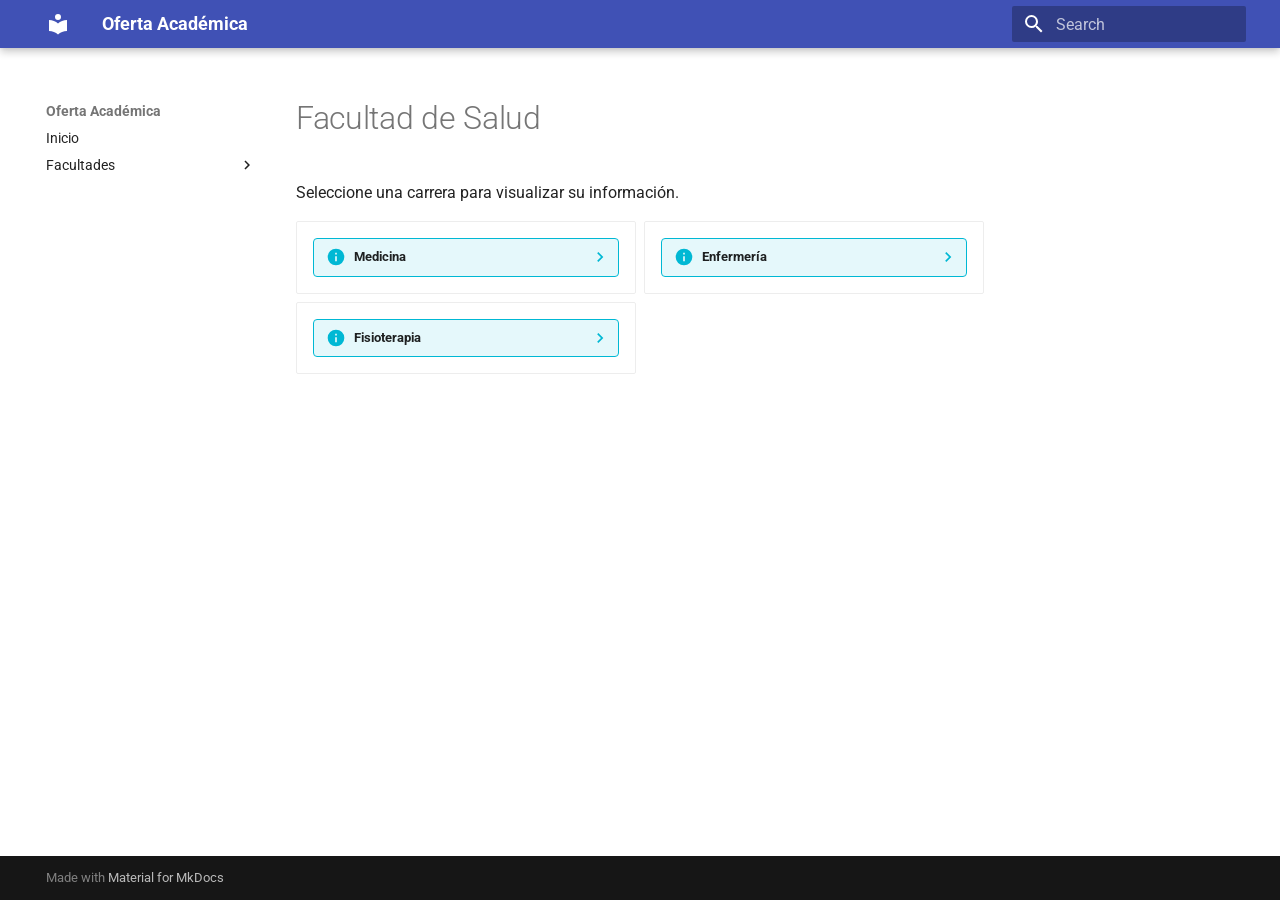
<file: facultades/Medicina/index.html>
<!doctype html>
<html lang="en" class="no-js">
  <head>
    
      <meta charset="utf-8">
      <meta name="viewport" content="width=device-width,initial-scale=1">
      
      
      
        <link rel="canonical" href="https://universidad-aaron2913.github.io/facultades/Medicina/">
      
      
      
      
        
      
      
      <link rel="icon" href="../../assets/images/favicon.png">
      <meta name="generator" content="mkdocs-1.6.1, mkdocs-material-9.7.6">
    
    
      
        <title>Facultad de Salud - Oferta Académica</title>
      
    
    
      <link rel="stylesheet" href="../../assets/stylesheets/main.484c7ddc.min.css">
      
      


    
    
      
    
    
      
        
        
        <link rel="preconnect" href="https://fonts.gstatic.com" crossorigin>
        <link rel="stylesheet" href="https://fonts.googleapis.com/css?family=Roboto:300,300i,400,400i,700,700i%7CRoboto+Mono:400,400i,700,700i&display=fallback">
        <style>:root{--md-text-font:"Roboto";--md-code-font:"Roboto Mono"}</style>
      
    
    
    <script>__md_scope=new URL("../..",location),__md_hash=e=>[...e].reduce(((e,_)=>(e<<5)-e+_.charCodeAt(0)),0),__md_get=(e,_=localStorage,t=__md_scope)=>JSON.parse(_.getItem(t.pathname+"."+e)),__md_set=(e,_,t=localStorage,a=__md_scope)=>{try{t.setItem(a.pathname+"."+e,JSON.stringify(_))}catch(e){}}</script>
    
      

    
    
  </head>
  
  
    <body dir="ltr">
  
    
    <input class="md-toggle" data-md-toggle="drawer" type="checkbox" id="__drawer" autocomplete="off">
    <input class="md-toggle" data-md-toggle="search" type="checkbox" id="__search" autocomplete="off">
    <label class="md-overlay" for="__drawer"></label>
    <div data-md-component="skip">
      
        
        <a href="#facultad-de-salud" class="md-skip">
          Skip to content
        </a>
      
    </div>
    <div data-md-component="announce">
      
    </div>
    
    
      

  

<header class="md-header md-header--shadow" data-md-component="header">
  <nav class="md-header__inner md-grid" aria-label="Header">
    <a href="../.." title="Oferta Académica" class="md-header__button md-logo" aria-label="Oferta Académica" data-md-component="logo">
      
  
  <svg xmlns="http://www.w3.org/2000/svg" viewBox="0 0 24 24"><path d="M12 8a3 3 0 0 0 3-3 3 3 0 0 0-3-3 3 3 0 0 0-3 3 3 3 0 0 0 3 3m0 3.54C9.64 9.35 6.5 8 3 8v11c3.5 0 6.64 1.35 9 3.54 2.36-2.19 5.5-3.54 9-3.54V8c-3.5 0-6.64 1.35-9 3.54"/></svg>

    </a>
    <label class="md-header__button md-icon" for="__drawer">
      
      <svg xmlns="http://www.w3.org/2000/svg" viewBox="0 0 24 24"><path d="M3 6h18v2H3zm0 5h18v2H3zm0 5h18v2H3z"/></svg>
    </label>
    <div class="md-header__title" data-md-component="header-title">
      <div class="md-header__ellipsis">
        <div class="md-header__topic">
          <span class="md-ellipsis">
            Oferta Académica
          </span>
        </div>
        <div class="md-header__topic" data-md-component="header-topic">
          <span class="md-ellipsis">
            
              Facultad de Salud
            
          </span>
        </div>
      </div>
    </div>
    
    
      <script>var palette=__md_get("__palette");if(palette&&palette.color){if("(prefers-color-scheme)"===palette.color.media){var media=matchMedia("(prefers-color-scheme: light)"),input=document.querySelector(media.matches?"[data-md-color-media='(prefers-color-scheme: light)']":"[data-md-color-media='(prefers-color-scheme: dark)']");palette.color.media=input.getAttribute("data-md-color-media"),palette.color.scheme=input.getAttribute("data-md-color-scheme"),palette.color.primary=input.getAttribute("data-md-color-primary"),palette.color.accent=input.getAttribute("data-md-color-accent")}for(var[key,value]of Object.entries(palette.color))document.body.setAttribute("data-md-color-"+key,value)}</script>
    
    
    
      
      
        <label class="md-header__button md-icon" for="__search">
          
          <svg xmlns="http://www.w3.org/2000/svg" viewBox="0 0 24 24"><path d="M9.5 3A6.5 6.5 0 0 1 16 9.5c0 1.61-.59 3.09-1.56 4.23l.27.27h.79l5 5-1.5 1.5-5-5v-.79l-.27-.27A6.52 6.52 0 0 1 9.5 16 6.5 6.5 0 0 1 3 9.5 6.5 6.5 0 0 1 9.5 3m0 2C7 5 5 7 5 9.5S7 14 9.5 14 14 12 14 9.5 12 5 9.5 5"/></svg>
        </label>
        <div class="md-search" data-md-component="search" role="dialog">
  <label class="md-search__overlay" for="__search"></label>
  <div class="md-search__inner" role="search">
    <form class="md-search__form" name="search">
      <input type="text" class="md-search__input" name="query" aria-label="Search" placeholder="Search" autocapitalize="off" autocorrect="off" autocomplete="off" spellcheck="false" data-md-component="search-query" required>
      <label class="md-search__icon md-icon" for="__search">
        
        <svg xmlns="http://www.w3.org/2000/svg" viewBox="0 0 24 24"><path d="M9.5 3A6.5 6.5 0 0 1 16 9.5c0 1.61-.59 3.09-1.56 4.23l.27.27h.79l5 5-1.5 1.5-5-5v-.79l-.27-.27A6.52 6.52 0 0 1 9.5 16 6.5 6.5 0 0 1 3 9.5 6.5 6.5 0 0 1 9.5 3m0 2C7 5 5 7 5 9.5S7 14 9.5 14 14 12 14 9.5 12 5 9.5 5"/></svg>
        
        <svg xmlns="http://www.w3.org/2000/svg" viewBox="0 0 24 24"><path d="M20 11v2H8l5.5 5.5-1.42 1.42L4.16 12l7.92-7.92L13.5 5.5 8 11z"/></svg>
      </label>
      <nav class="md-search__options" aria-label="Search">
        
        <button type="reset" class="md-search__icon md-icon" title="Clear" aria-label="Clear" tabindex="-1">
          
          <svg xmlns="http://www.w3.org/2000/svg" viewBox="0 0 24 24"><path d="M19 6.41 17.59 5 12 10.59 6.41 5 5 6.41 10.59 12 5 17.59 6.41 19 12 13.41 17.59 19 19 17.59 13.41 12z"/></svg>
        </button>
      </nav>
      
    </form>
    <div class="md-search__output">
      <div class="md-search__scrollwrap" tabindex="0" data-md-scrollfix>
        <div class="md-search-result" data-md-component="search-result">
          <div class="md-search-result__meta">
            Initializing search
          </div>
          <ol class="md-search-result__list" role="presentation"></ol>
        </div>
      </div>
    </div>
  </div>
</div>
      
    
    
  </nav>
  
</header>
    
    <div class="md-container" data-md-component="container">
      
      
        
          
        
      
      <main class="md-main" data-md-component="main">
        <div class="md-main__inner md-grid">
          
            
              
              <div class="md-sidebar md-sidebar--primary" data-md-component="sidebar" data-md-type="navigation" >
                <div class="md-sidebar__scrollwrap">
                  <div class="md-sidebar__inner">
                    



<nav class="md-nav md-nav--primary" aria-label="Navigation" data-md-level="0">
  <label class="md-nav__title" for="__drawer">
    <a href="../.." title="Oferta Académica" class="md-nav__button md-logo" aria-label="Oferta Académica" data-md-component="logo">
      
  
  <svg xmlns="http://www.w3.org/2000/svg" viewBox="0 0 24 24"><path d="M12 8a3 3 0 0 0 3-3 3 3 0 0 0-3-3 3 3 0 0 0-3 3 3 3 0 0 0 3 3m0 3.54C9.64 9.35 6.5 8 3 8v11c3.5 0 6.64 1.35 9 3.54 2.36-2.19 5.5-3.54 9-3.54V8c-3.5 0-6.64 1.35-9 3.54"/></svg>

    </a>
    Oferta Académica
  </label>
  
  <ul class="md-nav__list" data-md-scrollfix>
    
      
      
  
  
  
  
    <li class="md-nav__item">
      <a href="../.." class="md-nav__link">
        
  
  
  <span class="md-ellipsis">
    
  
    Inicio
  

    
  </span>
  
  

      </a>
    </li>
  

    
      
      
  
  
  
  
    
    
    
    
    
    <li class="md-nav__item md-nav__item--nested">
      
        
        
        <input class="md-nav__toggle md-toggle " type="checkbox" id="__nav_2" >
        
          
          <label class="md-nav__link" for="__nav_2" id="__nav_2_label" tabindex="0">
            
  
  
  <span class="md-ellipsis">
    
  
    Facultades
  

    
  </span>
  
  

            <span class="md-nav__icon md-icon"></span>
          </label>
        
        <nav class="md-nav" data-md-level="1" aria-labelledby="__nav_2_label" aria-expanded="false">
          <label class="md-nav__title" for="__nav_2">
            <span class="md-nav__icon md-icon"></span>
            
  
    Facultades
  

          </label>
          <ul class="md-nav__list" data-md-scrollfix>
            
              
                
  
  
  
  
    <li class="md-nav__item">
      <a href="../ingenieria/" class="md-nav__link">
        
  
  
  <span class="md-ellipsis">
    
  
    Ingeniería
  

    
  </span>
  
  

      </a>
    </li>
  

              
            
              
                
  
  
  
  
    <li class="md-nav__item">
      <a href="../ciencias_sociales/" class="md-nav__link">
        
  
  
  <span class="md-ellipsis">
    
  
    Ciencias Sociales
  

    
  </span>
  
  

      </a>
    </li>
  

              
            
              
                
  
  
  
  
    <li class="md-nav__item">
      <a href="../salud.md" class="md-nav__link">
        
  
  
  <span class="md-ellipsis">
    
  
    Salud
  

    
  </span>
  
  

      </a>
    </li>
  

              
            
              
                
  
  
  
  
    <li class="md-nav__item">
      <a href="../administracion/" class="md-nav__link">
        
  
  
  <span class="md-ellipsis">
    
  
    Administración
  

    
  </span>
  
  

      </a>
    </li>
  

              
            
          </ul>
        </nav>
      
    </li>
  

    
  </ul>
</nav>
                  </div>
                </div>
              </div>
            
            
              
              <div class="md-sidebar md-sidebar--secondary" data-md-component="sidebar" data-md-type="toc" >
                <div class="md-sidebar__scrollwrap">
                  <div class="md-sidebar__inner">
                    

<nav class="md-nav md-nav--secondary" aria-label="Table of contents">
  
  
  
    
  
  
</nav>
                  </div>
                </div>
              </div>
            
          
          
            <div class="md-content" data-md-component="content">
              
              <article class="md-content__inner md-typeset">
                
                  



<h1 id="facultad-de-salud">Facultad de Salud</h1>
<p>Seleccione una carrera para visualizar su información.</p>
<div class="grid cards">
<ul>
<li>
<details class="info">
<summary>Medicina</summary>
<p><strong>Duración:</strong> 12 semestres<br />
<strong>Título que otorga:</strong> Médico  </p>
<p><strong>Campo laboral:</strong></p>
<ul>
<li>Hospitales  </li>
<li>Clínicas  </li>
<li>Centros de salud  </li>
<li>Consultorio privado  </li>
</ul>
</details>
</li>
<li>
<details class="info">
<summary>Enfermería</summary>
<p><strong>Duración:</strong> 8 semestres<br />
<strong>Título que otorga:</strong> Licenciado en Enfermería  </p>
<p><strong>Campo laboral:</strong></p>
<ul>
<li>Hospitales  </li>
<li>Centros de salud  </li>
<li>Atención comunitaria  </li>
<li>Clínicas privadas  </li>
</ul>
</details>
</li>
<li>
<details class="info">
<summary>Fisioterapia</summary>
<p><strong>Duración:</strong> 8 semestres<br />
<strong>Título que otorga:</strong> Licenciado en Fisioterapia  </p>
<p><strong>Campo laboral:</strong></p>
<ul>
<li>Rehabilitación física  </li>
<li>Centros deportivos  </li>
<li>Clínicas  </li>
<li>Hospitales  </li>
</ul>
</details>
</li>
</ul>
</div>












                
              </article>
            </div>
          
          
<script>var target=document.getElementById(location.hash.slice(1));target&&target.name&&(target.checked=target.name.startsWith("__tabbed_"))</script>
        </div>
        
      </main>
      
        <footer class="md-footer">
  
  <div class="md-footer-meta md-typeset">
    <div class="md-footer-meta__inner md-grid">
      <div class="md-copyright">
  
  
    Made with
    <a href="https://squidfunk.github.io/mkdocs-material/" target="_blank" rel="noopener">
      Material for MkDocs
    </a>
  
</div>
      
    </div>
  </div>
</footer>
      
    </div>
    <div class="md-dialog" data-md-component="dialog">
      <div class="md-dialog__inner md-typeset"></div>
    </div>
    
    
    
      
      
      <script id="__config" type="application/json">{"annotate": null, "base": "../..", "features": [], "search": "../../assets/javascripts/workers/search.2c215733.min.js", "tags": null, "translations": {"clipboard.copied": "Copied to clipboard", "clipboard.copy": "Copy to clipboard", "search.result.more.one": "1 more on this page", "search.result.more.other": "# more on this page", "search.result.none": "No matching documents", "search.result.one": "1 matching document", "search.result.other": "# matching documents", "search.result.placeholder": "Type to start searching", "search.result.term.missing": "Missing", "select.version": "Select version"}, "version": null}</script>
    
    
      <script src="../../assets/javascripts/bundle.79ae519e.min.js"></script>
      
    
  </body>
</html>
</file>
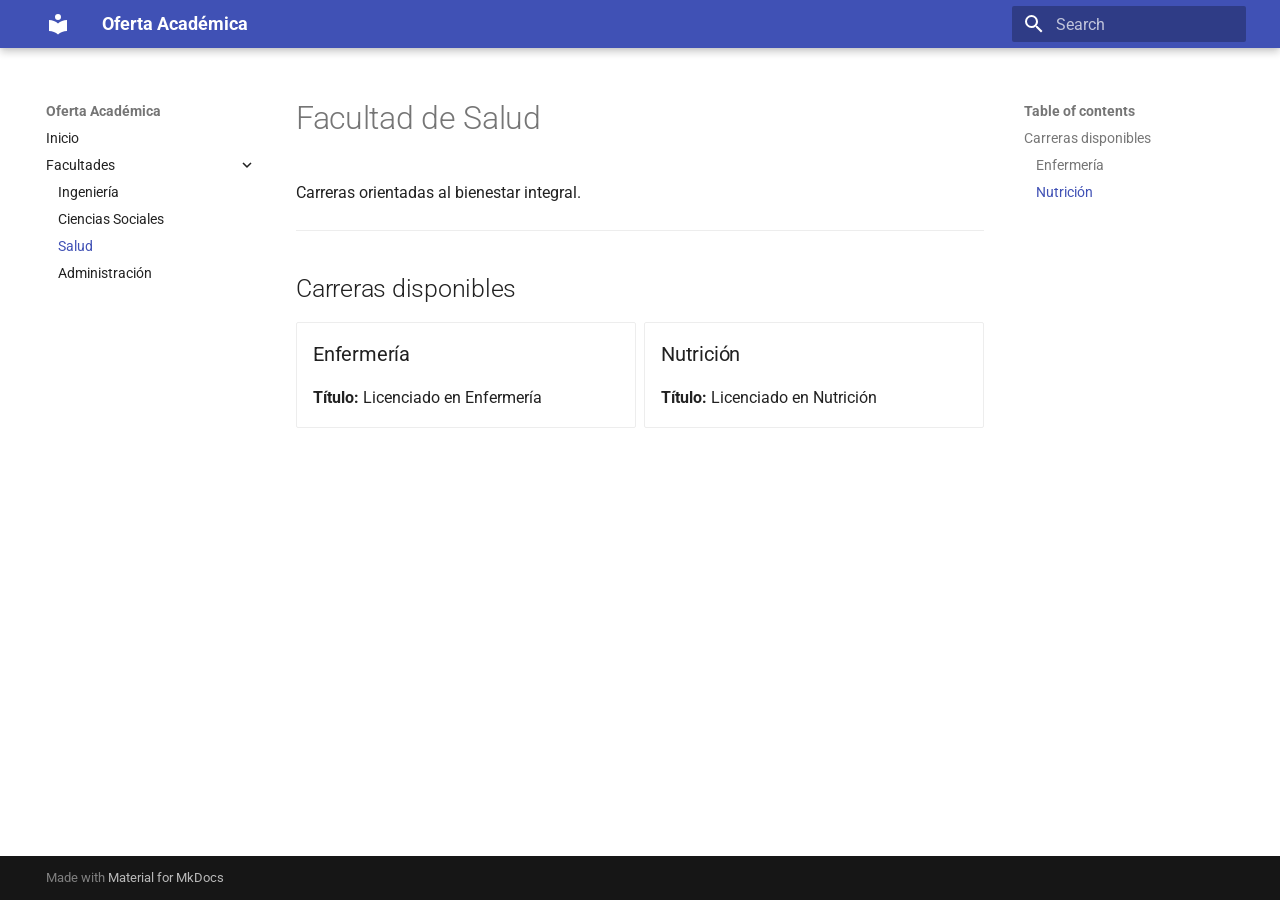
<file: facultades/salud/index.html>
<!doctype html>
<html lang="en" class="no-js">
  <head>
    
      <meta charset="utf-8">
      <meta name="viewport" content="width=device-width,initial-scale=1">
      
      
      
        <link rel="canonical" href="https://universidad-aaron2913.github.io/oferta/facultades/salud/">
      
      
        <link rel="prev" href="../ciencias_sociales/">
      
      
        <link rel="next" href="../administracion/">
      
      
        
      
      
      <link rel="icon" href="../../assets/images/favicon.png">
      <meta name="generator" content="mkdocs-1.6.1, mkdocs-material-9.7.6">
    
    
      
        <title>Salud - Oferta Académica</title>
      
    
    
      <link rel="stylesheet" href="../../assets/stylesheets/main.484c7ddc.min.css">
      
      


    
    
      
    
    
      
        
        
        <link rel="preconnect" href="https://fonts.gstatic.com" crossorigin>
        <link rel="stylesheet" href="https://fonts.googleapis.com/css?family=Roboto:300,300i,400,400i,700,700i%7CRoboto+Mono:400,400i,700,700i&display=fallback">
        <style>:root{--md-text-font:"Roboto";--md-code-font:"Roboto Mono"}</style>
      
    
    
    <script>__md_scope=new URL("../..",location),__md_hash=e=>[...e].reduce(((e,_)=>(e<<5)-e+_.charCodeAt(0)),0),__md_get=(e,_=localStorage,t=__md_scope)=>JSON.parse(_.getItem(t.pathname+"."+e)),__md_set=(e,_,t=localStorage,a=__md_scope)=>{try{t.setItem(a.pathname+"."+e,JSON.stringify(_))}catch(e){}}</script>
    
      

    
    
  </head>
  
  
    <body dir="ltr">
  
    
    <input class="md-toggle" data-md-toggle="drawer" type="checkbox" id="__drawer" autocomplete="off">
    <input class="md-toggle" data-md-toggle="search" type="checkbox" id="__search" autocomplete="off">
    <label class="md-overlay" for="__drawer"></label>
    <div data-md-component="skip">
      
        
        <a href="#facultad-de-salud" class="md-skip">
          Skip to content
        </a>
      
    </div>
    <div data-md-component="announce">
      
    </div>
    
    
      

  

<header class="md-header md-header--shadow" data-md-component="header">
  <nav class="md-header__inner md-grid" aria-label="Header">
    <a href="../.." title="Oferta Académica" class="md-header__button md-logo" aria-label="Oferta Académica" data-md-component="logo">
      
  
  <svg xmlns="http://www.w3.org/2000/svg" viewBox="0 0 24 24"><path d="M12 8a3 3 0 0 0 3-3 3 3 0 0 0-3-3 3 3 0 0 0-3 3 3 3 0 0 0 3 3m0 3.54C9.64 9.35 6.5 8 3 8v11c3.5 0 6.64 1.35 9 3.54 2.36-2.19 5.5-3.54 9-3.54V8c-3.5 0-6.64 1.35-9 3.54"/></svg>

    </a>
    <label class="md-header__button md-icon" for="__drawer">
      
      <svg xmlns="http://www.w3.org/2000/svg" viewBox="0 0 24 24"><path d="M3 6h18v2H3zm0 5h18v2H3zm0 5h18v2H3z"/></svg>
    </label>
    <div class="md-header__title" data-md-component="header-title">
      <div class="md-header__ellipsis">
        <div class="md-header__topic">
          <span class="md-ellipsis">
            Oferta Académica
          </span>
        </div>
        <div class="md-header__topic" data-md-component="header-topic">
          <span class="md-ellipsis">
            
              Salud
            
          </span>
        </div>
      </div>
    </div>
    
    
      <script>var palette=__md_get("__palette");if(palette&&palette.color){if("(prefers-color-scheme)"===palette.color.media){var media=matchMedia("(prefers-color-scheme: light)"),input=document.querySelector(media.matches?"[data-md-color-media='(prefers-color-scheme: light)']":"[data-md-color-media='(prefers-color-scheme: dark)']");palette.color.media=input.getAttribute("data-md-color-media"),palette.color.scheme=input.getAttribute("data-md-color-scheme"),palette.color.primary=input.getAttribute("data-md-color-primary"),palette.color.accent=input.getAttribute("data-md-color-accent")}for(var[key,value]of Object.entries(palette.color))document.body.setAttribute("data-md-color-"+key,value)}</script>
    
    
    
      
      
        <label class="md-header__button md-icon" for="__search">
          
          <svg xmlns="http://www.w3.org/2000/svg" viewBox="0 0 24 24"><path d="M9.5 3A6.5 6.5 0 0 1 16 9.5c0 1.61-.59 3.09-1.56 4.23l.27.27h.79l5 5-1.5 1.5-5-5v-.79l-.27-.27A6.52 6.52 0 0 1 9.5 16 6.5 6.5 0 0 1 3 9.5 6.5 6.5 0 0 1 9.5 3m0 2C7 5 5 7 5 9.5S7 14 9.5 14 14 12 14 9.5 12 5 9.5 5"/></svg>
        </label>
        <div class="md-search" data-md-component="search" role="dialog">
  <label class="md-search__overlay" for="__search"></label>
  <div class="md-search__inner" role="search">
    <form class="md-search__form" name="search">
      <input type="text" class="md-search__input" name="query" aria-label="Search" placeholder="Search" autocapitalize="off" autocorrect="off" autocomplete="off" spellcheck="false" data-md-component="search-query" required>
      <label class="md-search__icon md-icon" for="__search">
        
        <svg xmlns="http://www.w3.org/2000/svg" viewBox="0 0 24 24"><path d="M9.5 3A6.5 6.5 0 0 1 16 9.5c0 1.61-.59 3.09-1.56 4.23l.27.27h.79l5 5-1.5 1.5-5-5v-.79l-.27-.27A6.52 6.52 0 0 1 9.5 16 6.5 6.5 0 0 1 3 9.5 6.5 6.5 0 0 1 9.5 3m0 2C7 5 5 7 5 9.5S7 14 9.5 14 14 12 14 9.5 12 5 9.5 5"/></svg>
        
        <svg xmlns="http://www.w3.org/2000/svg" viewBox="0 0 24 24"><path d="M20 11v2H8l5.5 5.5-1.42 1.42L4.16 12l7.92-7.92L13.5 5.5 8 11z"/></svg>
      </label>
      <nav class="md-search__options" aria-label="Search">
        
        <button type="reset" class="md-search__icon md-icon" title="Clear" aria-label="Clear" tabindex="-1">
          
          <svg xmlns="http://www.w3.org/2000/svg" viewBox="0 0 24 24"><path d="M19 6.41 17.59 5 12 10.59 6.41 5 5 6.41 10.59 12 5 17.59 6.41 19 12 13.41 17.59 19 19 17.59 13.41 12z"/></svg>
        </button>
      </nav>
      
    </form>
    <div class="md-search__output">
      <div class="md-search__scrollwrap" tabindex="0" data-md-scrollfix>
        <div class="md-search-result" data-md-component="search-result">
          <div class="md-search-result__meta">
            Initializing search
          </div>
          <ol class="md-search-result__list" role="presentation"></ol>
        </div>
      </div>
    </div>
  </div>
</div>
      
    
    
  </nav>
  
</header>
    
    <div class="md-container" data-md-component="container">
      
      
        
          
        
      
      <main class="md-main" data-md-component="main">
        <div class="md-main__inner md-grid">
          
            
              
              <div class="md-sidebar md-sidebar--primary" data-md-component="sidebar" data-md-type="navigation" >
                <div class="md-sidebar__scrollwrap">
                  <div class="md-sidebar__inner">
                    



<nav class="md-nav md-nav--primary" aria-label="Navigation" data-md-level="0">
  <label class="md-nav__title" for="__drawer">
    <a href="../.." title="Oferta Académica" class="md-nav__button md-logo" aria-label="Oferta Académica" data-md-component="logo">
      
  
  <svg xmlns="http://www.w3.org/2000/svg" viewBox="0 0 24 24"><path d="M12 8a3 3 0 0 0 3-3 3 3 0 0 0-3-3 3 3 0 0 0-3 3 3 3 0 0 0 3 3m0 3.54C9.64 9.35 6.5 8 3 8v11c3.5 0 6.64 1.35 9 3.54 2.36-2.19 5.5-3.54 9-3.54V8c-3.5 0-6.64 1.35-9 3.54"/></svg>

    </a>
    Oferta Académica
  </label>
  
  <ul class="md-nav__list" data-md-scrollfix>
    
      
      
  
  
  
  
    <li class="md-nav__item">
      <a href="../.." class="md-nav__link">
        
  
  
  <span class="md-ellipsis">
    
  
    Inicio
  

    
  </span>
  
  

      </a>
    </li>
  

    
      
      
  
  
    
  
  
  
    
    
    
    
    
    <li class="md-nav__item md-nav__item--active md-nav__item--nested">
      
        
        
        <input class="md-nav__toggle md-toggle " type="checkbox" id="__nav_2" checked>
        
          
          <label class="md-nav__link" for="__nav_2" id="__nav_2_label" tabindex="0">
            
  
  
  <span class="md-ellipsis">
    
  
    Facultades
  

    
  </span>
  
  

            <span class="md-nav__icon md-icon"></span>
          </label>
        
        <nav class="md-nav" data-md-level="1" aria-labelledby="__nav_2_label" aria-expanded="true">
          <label class="md-nav__title" for="__nav_2">
            <span class="md-nav__icon md-icon"></span>
            
  
    Facultades
  

          </label>
          <ul class="md-nav__list" data-md-scrollfix>
            
              
                
  
  
  
  
    <li class="md-nav__item">
      <a href="../ingenieria/" class="md-nav__link">
        
  
  
  <span class="md-ellipsis">
    
  
    Ingeniería
  

    
  </span>
  
  

      </a>
    </li>
  

              
            
              
                
  
  
  
  
    <li class="md-nav__item">
      <a href="../ciencias_sociales/" class="md-nav__link">
        
  
  
  <span class="md-ellipsis">
    
  
    Ciencias Sociales
  

    
  </span>
  
  

      </a>
    </li>
  

              
            
              
                
  
  
    
  
  
  
    <li class="md-nav__item md-nav__item--active">
      
      <input class="md-nav__toggle md-toggle" type="checkbox" id="__toc">
      
      
        
      
      
        <label class="md-nav__link md-nav__link--active" for="__toc">
          
  
  
  <span class="md-ellipsis">
    
  
    Salud
  

    
  </span>
  
  

          <span class="md-nav__icon md-icon"></span>
        </label>
      
      <a href="./" class="md-nav__link md-nav__link--active">
        
  
  
  <span class="md-ellipsis">
    
  
    Salud
  

    
  </span>
  
  

      </a>
      
        

<nav class="md-nav md-nav--secondary" aria-label="Table of contents">
  
  
  
    
  
  
    <label class="md-nav__title" for="__toc">
      <span class="md-nav__icon md-icon"></span>
      Table of contents
    </label>
    <ul class="md-nav__list" data-md-component="toc" data-md-scrollfix>
      
        <li class="md-nav__item">
  <a href="#carreras-disponibles" class="md-nav__link">
    <span class="md-ellipsis">
      
        Carreras disponibles
      
    </span>
  </a>
  
    <nav class="md-nav" aria-label="Carreras disponibles">
      <ul class="md-nav__list">
        
          <li class="md-nav__item">
  <a href="#enfermeria" class="md-nav__link">
    <span class="md-ellipsis">
      
        Enfermería
      
    </span>
  </a>
  
</li>
        
          <li class="md-nav__item">
  <a href="#nutricion" class="md-nav__link">
    <span class="md-ellipsis">
      
        Nutrición
      
    </span>
  </a>
  
</li>
        
      </ul>
    </nav>
  
</li>
      
    </ul>
  
</nav>
      
    </li>
  

              
            
              
                
  
  
  
  
    <li class="md-nav__item">
      <a href="../administracion/" class="md-nav__link">
        
  
  
  <span class="md-ellipsis">
    
  
    Administración
  

    
  </span>
  
  

      </a>
    </li>
  

              
            
          </ul>
        </nav>
      
    </li>
  

    
  </ul>
</nav>
                  </div>
                </div>
              </div>
            
            
              
              <div class="md-sidebar md-sidebar--secondary" data-md-component="sidebar" data-md-type="toc" >
                <div class="md-sidebar__scrollwrap">
                  <div class="md-sidebar__inner">
                    

<nav class="md-nav md-nav--secondary" aria-label="Table of contents">
  
  
  
    
  
  
    <label class="md-nav__title" for="__toc">
      <span class="md-nav__icon md-icon"></span>
      Table of contents
    </label>
    <ul class="md-nav__list" data-md-component="toc" data-md-scrollfix>
      
        <li class="md-nav__item">
  <a href="#carreras-disponibles" class="md-nav__link">
    <span class="md-ellipsis">
      
        Carreras disponibles
      
    </span>
  </a>
  
    <nav class="md-nav" aria-label="Carreras disponibles">
      <ul class="md-nav__list">
        
          <li class="md-nav__item">
  <a href="#enfermeria" class="md-nav__link">
    <span class="md-ellipsis">
      
        Enfermería
      
    </span>
  </a>
  
</li>
        
          <li class="md-nav__item">
  <a href="#nutricion" class="md-nav__link">
    <span class="md-ellipsis">
      
        Nutrición
      
    </span>
  </a>
  
</li>
        
      </ul>
    </nav>
  
</li>
      
    </ul>
  
</nav>
                  </div>
                </div>
              </div>
            
          
          
            <div class="md-content" data-md-component="content">
              
              <article class="md-content__inner md-typeset">
                
                  



<h1 id="facultad-de-salud">Facultad de Salud</h1>
<p>Carreras orientadas al bienestar integral.</p>
<hr />
<h2 id="carreras-disponibles">Carreras disponibles</h2>
<div class="grid cards">
<ul>
<li>
<h3 id="enfermeria">Enfermería</h3>
<p><strong>Título:</strong> Licenciado en Enfermería</p>
</li>
<li>
<h3 id="nutricion">Nutrición</h3>
<p><strong>Título:</strong> Licenciado en Nutrición</p>
</li>
</ul>
</div>












                
              </article>
            </div>
          
          
<script>var target=document.getElementById(location.hash.slice(1));target&&target.name&&(target.checked=target.name.startsWith("__tabbed_"))</script>
        </div>
        
      </main>
      
        <footer class="md-footer">
  
  <div class="md-footer-meta md-typeset">
    <div class="md-footer-meta__inner md-grid">
      <div class="md-copyright">
  
  
    Made with
    <a href="https://squidfunk.github.io/mkdocs-material/" target="_blank" rel="noopener">
      Material for MkDocs
    </a>
  
</div>
      
    </div>
  </div>
</footer>
      
    </div>
    <div class="md-dialog" data-md-component="dialog">
      <div class="md-dialog__inner md-typeset"></div>
    </div>
    
    
    
      
      
      <script id="__config" type="application/json">{"annotate": null, "base": "../..", "features": [], "search": "../../assets/javascripts/workers/search.2c215733.min.js", "tags": null, "translations": {"clipboard.copied": "Copied to clipboard", "clipboard.copy": "Copy to clipboard", "search.result.more.one": "1 more on this page", "search.result.more.other": "# more on this page", "search.result.none": "No matching documents", "search.result.one": "1 matching document", "search.result.other": "# matching documents", "search.result.placeholder": "Type to start searching", "search.result.term.missing": "Missing", "select.version": "Select version"}, "version": null}</script>
    
    
      <script src="../../assets/javascripts/bundle.79ae519e.min.js"></script>
      
    
  </body>
</html>
</file>
<file: assets/stylesheets/main.484c7ddc.min.css>
@charset "UTF-8";html{-webkit-text-size-adjust:none;-moz-text-size-adjust:none;text-size-adjust:none;box-sizing:border-box}*,:after,:before{box-sizing:inherit}@media (prefers-reduced-motion){*,:after,:before{transition:none!important}}body{margin:0}a,button,input,label{-webkit-tap-highlight-color:transparent}a{color:inherit;text-decoration:none}hr{border:0;box-sizing:initial;display:block;height:.05rem;overflow:visible;padding:0}small{font-size:80%}sub,sup{line-height:1em}img{border-style:none}table{border-collapse:initial;border-spacing:0}td,th{font-weight:400;vertical-align:top}button{background:#0000;border:0;font-family:inherit;font-size:inherit;margin:0;padding:0}input{border:0;outline:none}:root{--md-primary-fg-color:#4051b5;--md-primary-fg-color--light:#5d6cc0;--md-primary-fg-color--dark:#303fa1;--md-primary-bg-color:#fff;--md-primary-bg-color--light:#ffffffb3;--md-accent-fg-color:#526cfe;--md-accent-fg-color--transparent:#526cfe1a;--md-accent-bg-color:#fff;--md-accent-bg-color--light:#ffffffb3}[data-md-color-scheme=default]{color-scheme:light}[data-md-color-scheme=default] img[src$="#gh-dark-mode-only"],[data-md-color-scheme=default] img[src$="#only-dark"]{display:none}:root,[data-md-color-scheme=default]{--md-hue:225deg;--md-default-fg-color:#000000de;--md-default-fg-color--light:#0000008a;--md-default-fg-color--lighter:#00000052;--md-default-fg-color--lightest:#00000012;--md-default-bg-color:#fff;--md-default-bg-color--light:#ffffffb3;--md-default-bg-color--lighter:#ffffff4d;--md-default-bg-color--lightest:#ffffff1f;--md-code-fg-color:#36464e;--md-code-bg-color:#f5f5f5;--md-code-bg-color--light:#f5f5f5b3;--md-code-bg-color--lighter:#f5f5f54d;--md-code-hl-color:#4287ff;--md-code-hl-color--light:#4287ff1a;--md-code-hl-number-color:#d52a2a;--md-code-hl-special-color:#db1457;--md-code-hl-function-color:#a846b9;--md-code-hl-constant-color:#6e59d9;--md-code-hl-keyword-color:#3f6ec6;--md-code-hl-string-color:#1c7d4d;--md-code-hl-name-color:var(--md-code-fg-color);--md-code-hl-operator-color:var(--md-default-fg-color--light);--md-code-hl-punctuation-color:var(--md-default-fg-color--light);--md-code-hl-comment-color:var(--md-default-fg-color--light);--md-code-hl-generic-color:var(--md-default-fg-color--light);--md-code-hl-variable-color:var(--md-default-fg-color--light);--md-typeset-color:var(--md-default-fg-color);--md-typeset-a-color:var(--md-primary-fg-color);--md-typeset-del-color:#f5503d26;--md-typeset-ins-color:#0bd57026;--md-typeset-kbd-color:#fafafa;--md-typeset-kbd-accent-color:#fff;--md-typeset-kbd-border-color:#b8b8b8;--md-typeset-mark-color:#ffff0080;--md-typeset-table-color:#0000001f;--md-typeset-table-color--light:rgba(0,0,0,.035);--md-admonition-fg-color:var(--md-default-fg-color);--md-admonition-bg-color:var(--md-default-bg-color);--md-warning-fg-color:#000000de;--md-warning-bg-color:#ff9;--md-footer-fg-color:#fff;--md-footer-fg-color--light:#ffffffb3;--md-footer-fg-color--lighter:#ffffff73;--md-footer-bg-color:#000000de;--md-footer-bg-color--dark:#00000052;--md-shadow-z1:0 0.2rem 0.5rem #0000000d,0 0 0.05rem #0000001a;--md-shadow-z2:0 0.2rem 0.5rem #0000001a,0 0 0.05rem #00000040;--md-shadow-z3:0 0.2rem 0.5rem #0003,0 0 0.05rem #00000059}.md-icon svg{fill:currentcolor;display:block;height:1.2rem;width:1.2rem}body{-webkit-font-smoothing:antialiased;-moz-osx-font-smoothing:grayscale;--md-text-font-family:var(--md-text-font,_),-apple-system,BlinkMacSystemFont,Helvetica,Arial,sans-serif;--md-code-font-family:var(--md-code-font,_),SFMono-Regular,Consolas,Menlo,monospace}aside,body,input{font-feature-settings:"kern","liga";color:var(--md-typeset-color);font-family:var(--md-text-font-family)}code,kbd,pre{font-feature-settings:"kern";font-family:var(--md-code-font-family)}:root{--md-typeset-table-sort-icon:url('data:image/svg+xml;charset=utf-8,<svg xmlns="http://www.w3.org/2000/svg" viewBox="0 0 24 24"><path d="m18 21-4-4h3V7h-3l4-4 4 4h-3v10h3M2 19v-2h10v2M2 13v-2h7v2M2 7V5h4v2z"/></svg>');--md-typeset-table-sort-icon--asc:url('data:image/svg+xml;charset=utf-8,<svg xmlns="http://www.w3.org/2000/svg" viewBox="0 0 24 24"><path d="M19 17h3l-4 4-4-4h3V3h2M2 17h10v2H2M6 5v2H2V5m0 6h7v2H2z"/></svg>');--md-typeset-table-sort-icon--desc:url('data:image/svg+xml;charset=utf-8,<svg xmlns="http://www.w3.org/2000/svg" viewBox="0 0 24 24"><path d="M19 7h3l-4-4-4 4h3v14h2M2 17h10v2H2M6 5v2H2V5m0 6h7v2H2z"/></svg>')}.md-typeset{-webkit-print-color-adjust:exact;color-adjust:exact;font-size:.8rem;line-height:1.6;overflow-wrap:break-word}@media print{.md-typeset{font-size:.68rem}}.md-typeset blockquote,.md-typeset dl,.md-typeset figure,.md-typeset ol,.md-typeset pre,.md-typeset ul{margin-bottom:1em;margin-top:1em}.md-typeset h1{color:var(--md-default-fg-color--light);font-size:2em;line-height:1.3;margin:0 0 1.25em}.md-typeset h1,.md-typeset h2{font-weight:300;letter-spacing:-.01em}.md-typeset h2{font-size:1.5625em;line-height:1.4;margin:1.6em 0 .64em}.md-typeset h3{font-size:1.25em;font-weight:400;letter-spacing:-.01em;line-height:1.5;margin:1.6em 0 .8em}.md-typeset h2+h3{margin-top:.8em}.md-typeset h4{font-weight:700;letter-spacing:-.01em;margin:1em 0}.md-typeset h5,.md-typeset h6{color:var(--md-default-fg-color--light);font-size:.8em;font-weight:700;letter-spacing:-.01em;margin:1.25em 0}.md-typeset h5{text-transform:uppercase}.md-typeset h5 code{text-transform:none}.md-typeset hr{border-bottom:.05rem solid var(--md-default-fg-color--lightest);display:flow-root;margin:1.5em 0}.md-typeset a{color:var(--md-typeset-a-color);word-break:break-word}.md-typeset a,.md-typeset a:before{transition:color 125ms}.md-typeset a:focus,.md-typeset a:hover{color:var(--md-accent-fg-color)}.md-typeset a:focus code,.md-typeset a:hover code{background-color:var(--md-accent-fg-color--transparent);color:var(--md-accent-fg-color)}.md-typeset a code{color:var(--md-typeset-a-color)}.md-typeset a.focus-visible{outline-color:var(--md-accent-fg-color);outline-offset:.2rem}.md-typeset code,.md-typeset kbd,.md-typeset pre{color:var(--md-code-fg-color);direction:ltr;font-variant-ligatures:none;transition:background-color 125ms}@media print{.md-typeset code,.md-typeset kbd,.md-typeset pre{white-space:pre-wrap}}.md-typeset code{background-color:var(--md-code-bg-color);border-radius:.1rem;-webkit-box-decoration-break:clone;box-decoration-break:clone;font-size:.85em;padding:0 .2941176471em;transition:color 125ms,background-color 125ms;word-break:break-word}.md-typeset code:not(.focus-visible){-webkit-tap-highlight-color:transparent;outline:none}.md-typeset pre{display:flow-root;line-height:1.4;position:relative}.md-typeset pre>code{-webkit-box-decoration-break:slice;box-decoration-break:slice;box-shadow:none;display:block;margin:0;outline-color:var(--md-accent-fg-color);overflow:auto;padding:.7720588235em 1.1764705882em;scrollbar-color:var(--md-default-fg-color--lighter) #0000;scrollbar-width:thin;touch-action:auto;word-break:normal}.md-typeset pre>code:hover{scrollbar-color:var(--md-accent-fg-color) #0000}.md-typeset pre>code::-webkit-scrollbar{height:.2rem;width:.2rem}.md-typeset pre>code::-webkit-scrollbar-thumb{background-color:var(--md-default-fg-color--lighter)}.md-typeset pre>code::-webkit-scrollbar-thumb:hover{background-color:var(--md-accent-fg-color)}.md-typeset kbd{background-color:var(--md-typeset-kbd-color);border-radius:.1rem;box-shadow:0 .1rem 0 .05rem var(--md-typeset-kbd-border-color),0 .1rem 0 var(--md-typeset-kbd-border-color),0 -.1rem .2rem var(--md-typeset-kbd-accent-color) inset;color:var(--md-default-fg-color);display:inline-block;font-size:.75em;padding:0 .6666666667em;vertical-align:text-top;word-break:break-word}.md-typeset mark{background-color:var(--md-typeset-mark-color);-webkit-box-decoration-break:clone;box-decoration-break:clone;color:inherit;word-break:break-word}.md-typeset abbr{cursor:help;text-decoration:none}.md-typeset [data-preview],.md-typeset abbr{border-bottom:.05rem dotted var(--md-default-fg-color--light)}.md-typeset small{opacity:.75}[dir=ltr] .md-typeset sub,[dir=ltr] .md-typeset sup{margin-left:.078125em}[dir=rtl] .md-typeset sub,[dir=rtl] .md-typeset sup{margin-right:.078125em}[dir=ltr] .md-typeset blockquote{padding-left:.6rem}[dir=rtl] .md-typeset blockquote{padding-right:.6rem}[dir=ltr] .md-typeset blockquote{border-left:.2rem solid var(--md-default-fg-color--lighter)}[dir=rtl] .md-typeset blockquote{border-right:.2rem solid var(--md-default-fg-color--lighter)}.md-typeset blockquote{color:var(--md-default-fg-color--light);margin-left:0;margin-right:0}.md-typeset ul{list-style-type:disc}.md-typeset ul[type]{list-style-type:revert-layer}[dir=ltr] .md-typeset ol,[dir=ltr] .md-typeset ul{margin-left:.625em}[dir=rtl] .md-typeset ol,[dir=rtl] .md-typeset ul{margin-right:.625em}.md-typeset ol,.md-typeset ul{padding:0}.md-typeset ol:not([hidden]),.md-typeset ul:not([hidden]){display:flow-root}.md-typeset ol ol,.md-typeset ul ol{list-style-type:lower-alpha}.md-typeset ol ol ol,.md-typeset ul ol ol{list-style-type:lower-roman}.md-typeset ol ol ol ol,.md-typeset ul ol ol ol{list-style-type:upper-alpha}.md-typeset ol ol ol ol ol,.md-typeset ul ol ol ol ol{list-style-type:upper-roman}.md-typeset ol[type],.md-typeset ul[type]{list-style-type:revert-layer}[dir=ltr] .md-typeset ol li,[dir=ltr] .md-typeset ul li{margin-left:1.25em}[dir=rtl] .md-typeset ol li,[dir=rtl] .md-typeset ul li{margin-right:1.25em}.md-typeset ol li,.md-typeset ul li{margin-bottom:.5em}.md-typeset ol li blockquote,.md-typeset ol li p,.md-typeset ul li blockquote,.md-typeset ul li p{margin:.5em 0}.md-typeset ol li:last-child,.md-typeset ul li:last-child{margin-bottom:0}[dir=ltr] .md-typeset ol li ol,[dir=ltr] .md-typeset ol li ul,[dir=ltr] .md-typeset ul li ol,[dir=ltr] .md-typeset ul li ul{margin-left:.625em}[dir=rtl] .md-typeset ol li ol,[dir=rtl] .md-typeset ol li ul,[dir=rtl] .md-typeset ul li ol,[dir=rtl] .md-typeset ul li ul{margin-right:.625em}.md-typeset ol li ol,.md-typeset ol li ul,.md-typeset ul li ol,.md-typeset ul li ul{margin-bottom:.5em;margin-top:.5em}[dir=ltr] .md-typeset dd{margin-left:1.875em}[dir=rtl] .md-typeset dd{margin-right:1.875em}.md-typeset dd{margin-bottom:1.5em;margin-top:1em}.md-typeset img,.md-typeset svg,.md-typeset video{height:auto;max-width:100%}.md-typeset img[align=left]{margin:1em 1em 1em 0}.md-typeset img[align=right]{margin:1em 0 1em 1em}.md-typeset img[align]:only-child{margin-top:0}.md-typeset figure{display:flow-root;margin:1em auto;max-width:100%;text-align:center;width:fit-content}.md-typeset figure img{display:block;margin:0 auto}.md-typeset figcaption{font-style:italic;margin:1em auto;max-width:24rem}.md-typeset iframe{max-width:100%}.md-typeset table:not([class]){background-color:var(--md-default-bg-color);border:.05rem solid var(--md-typeset-table-color);border-radius:.1rem;display:inline-block;font-size:.64rem;max-width:100%;overflow:auto;touch-action:auto}@media print{.md-typeset table:not([class]){display:table}}.md-typeset table:not([class])+*{margin-top:1.5em}.md-typeset table:not([class]) td>:first-child,.md-typeset table:not([class]) th>:first-child{margin-top:0}.md-typeset table:not([class]) td>:last-child,.md-typeset table:not([class]) th>:last-child{margin-bottom:0}.md-typeset table:not([class]) td:not([align]),.md-typeset table:not([class]) th:not([align]){text-align:left}[dir=rtl] .md-typeset table:not([class]) td:not([align]),[dir=rtl] .md-typeset table:not([class]) th:not([align]){text-align:right}.md-typeset table:not([class]) th{font-weight:700;min-width:5rem;padding:.9375em 1.25em;vertical-align:top}.md-typeset table:not([class]) td{border-top:.05rem solid var(--md-typeset-table-color);padding:.9375em 1.25em;vertical-align:top}.md-typeset table:not([class]) tbody tr{transition:background-color 125ms}.md-typeset table:not([class]) tbody tr:hover{background-color:var(--md-typeset-table-color--light);box-shadow:0 .05rem 0 var(--md-default-bg-color) inset}.md-typeset table:not([class]) a{word-break:normal}.md-typeset table th[role=columnheader]{cursor:pointer}[dir=ltr] .md-typeset table th[role=columnheader]:after{margin-left:.5em}[dir=rtl] .md-typeset table th[role=columnheader]:after{margin-right:.5em}.md-typeset table th[role=columnheader]:after{content:"";display:inline-block;height:1.2em;-webkit-mask-image:var(--md-typeset-table-sort-icon);mask-image:var(--md-typeset-table-sort-icon);-webkit-mask-repeat:no-repeat;mask-repeat:no-repeat;-webkit-mask-size:contain;mask-size:contain;transition:background-color 125ms;vertical-align:text-bottom;width:1.2em}.md-typeset table th[role=columnheader]:hover:after{background-color:var(--md-default-fg-color--lighter)}.md-typeset table th[role=columnheader][aria-sort=ascending]:after{background-color:var(--md-default-fg-color--light);-webkit-mask-image:var(--md-typeset-table-sort-icon--asc);mask-image:var(--md-typeset-table-sort-icon--asc)}.md-typeset table th[role=columnheader][aria-sort=descending]:after{background-color:var(--md-default-fg-color--light);-webkit-mask-image:var(--md-typeset-table-sort-icon--desc);mask-image:var(--md-typeset-table-sort-icon--desc)}.md-typeset__scrollwrap{margin:1em -.8rem;overflow-x:auto;touch-action:auto}.md-typeset__table{display:inline-block;margin-bottom:.5em;padding:0 .8rem}@media print{.md-typeset__table{display:block}}html .md-typeset__table table{display:table;margin:0;overflow:hidden;width:100%}@media screen and (max-width:44.984375em){.md-content__inner>pre{margin:1em -.8rem}.md-content__inner>pre code{border-radius:0}}.md-typeset .md-author{border-radius:100%;display:block;flex-shrink:0;height:1.6rem;overflow:hidden;position:relative;transition:color 125ms,transform 125ms;width:1.6rem}.md-typeset .md-author img{display:block}.md-typeset .md-author--more{background:var(--md-default-fg-color--lightest);color:var(--md-default-fg-color--lighter);font-size:.6rem;font-weight:700;line-height:1.6rem;text-align:center}.md-typeset .md-author--long{height:2.4rem;width:2.4rem}.md-typeset a.md-author{transform:scale(1)}.md-typeset a.md-author img{border-radius:100%;filter:grayscale(100%) opacity(75%);transition:filter 125ms}.md-typeset a.md-author:focus,.md-typeset a.md-author:hover{transform:scale(1.1);z-index:1}.md-typeset a.md-author:focus img,.md-typeset a.md-author:hover img{filter:grayscale(0)}.md-banner{background-color:var(--md-footer-bg-color);color:var(--md-footer-fg-color);overflow:auto}@media print{.md-banner{display:none}}.md-banner--warning{background-color:var(--md-warning-bg-color);color:var(--md-warning-fg-color)}.md-banner__inner{font-size:.7rem;margin:.6rem auto;padding:0 .8rem}[dir=ltr] .md-banner__button{float:right}[dir=rtl] .md-banner__button{float:left}.md-banner__button{color:inherit;cursor:pointer;transition:opacity .25s}.no-js .md-banner__button{display:none}.md-banner__button:hover{opacity:.7}html{font-size:125%;height:100%;overflow-x:hidden}@media screen and (min-width:100em){html{font-size:137.5%}}@media screen and (min-width:125em){html{font-size:150%}}body{background-color:var(--md-default-bg-color);display:flex;flex-direction:column;font-size:.5rem;min-height:100%;position:relative;width:100%}@media print{body{display:block}}@media screen and (max-width:59.984375em){body[data-md-scrolllock]{position:fixed}}.md-grid{margin-left:auto;margin-right:auto;max-width:61rem}.md-container{display:flex;flex-direction:column;flex-grow:1}@media print{.md-container{display:block}}.md-main{flex-grow:1}.md-main__inner{display:flex;height:100%;margin-top:1.5rem}.md-ellipsis{overflow:hidden;text-overflow:ellipsis}.md-toggle{display:none}.md-option{height:0;opacity:0;position:absolute;width:0}.md-option:checked+label:not([hidden]){display:block}.md-option.focus-visible+label{outline-color:var(--md-accent-fg-color);outline-style:auto}.md-skip{background-color:var(--md-default-fg-color);border-radius:.1rem;color:var(--md-default-bg-color);font-size:.64rem;margin:.5rem;opacity:0;outline-color:var(--md-accent-fg-color);padding:.3rem .5rem;position:fixed;transform:translateY(.4rem);z-index:-1}.md-skip:focus{opacity:1;transform:translateY(0);transition:transform .25s cubic-bezier(.4,0,.2,1),opacity 175ms 75ms;z-index:10}@page{margin:25mm}:root{--md-clipboard-icon:url('data:image/svg+xml;charset=utf-8,<svg xmlns="http://www.w3.org/2000/svg" viewBox="0 0 24 24"><path d="M19 21H8V7h11m0-2H8a2 2 0 0 0-2 2v14a2 2 0 0 0 2 2h11a2 2 0 0 0 2-2V7a2 2 0 0 0-2-2m-3-4H4a2 2 0 0 0-2 2v14h2V3h12z"/></svg>')}.md-clipboard{border-radius:.1rem;color:var(--md-default-fg-color--lightest);cursor:pointer;height:1.5em;outline-color:var(--md-accent-fg-color);outline-offset:.1rem;transition:color .25s;width:1.5em;z-index:1}@media print{.md-clipboard{display:none}}.md-clipboard:not(.focus-visible){-webkit-tap-highlight-color:transparent;outline:none}:hover>.md-clipboard{color:var(--md-default-fg-color--light)}.md-clipboard:focus,.md-clipboard:hover{color:var(--md-accent-fg-color)}.md-clipboard:after{background-color:currentcolor;content:"";display:block;height:1.125em;margin:0 auto;-webkit-mask-image:var(--md-clipboard-icon);mask-image:var(--md-clipboard-icon);-webkit-mask-position:center;mask-position:center;-webkit-mask-repeat:no-repeat;mask-repeat:no-repeat;-webkit-mask-size:contain;mask-size:contain;width:1.125em}.md-clipboard--inline{cursor:pointer}.md-clipboard--inline code{transition:color .25s,background-color .25s}.md-clipboard--inline:focus code,.md-clipboard--inline:hover code{background-color:var(--md-accent-fg-color--transparent);color:var(--md-accent-fg-color)}:root{--md-code-select-icon:url('data:image/svg+xml;charset=utf-8,<svg xmlns="http://www.w3.org/2000/svg" viewBox="0 0 24 24"><path d="M19 19h-4v2h4c1.1 0 2-.9 2-2v-4h-2m0-12h-4v2h4v4h2V5c0-1.1-.9-2-2-2M5 5h4V3H5c-1.1 0-2 .9-2 2v4h2m0 6H3v4c0 1.1.9 2 2 2h4v-2H5zm2-4h2v2H7zm4 0h2v2h-2zm4 0h2v2h-2zM7 7h2v2H7zm4 0h2v2h-2zm4 0h2v2h-2zm-8 8h2v2H7zm4 0h2v2h-2zm4 0h2v2h-2z"/></svg>');--md-code-copy-icon:url('data:image/svg+xml;charset=utf-8,<svg xmlns="http://www.w3.org/2000/svg" viewBox="0 0 24 24"><path d="M19 21H8V7h11m0-2H8a2 2 0 0 0-2 2v14a2 2 0 0 0 2 2h11a2 2 0 0 0 2-2V7a2 2 0 0 0-2-2m-3-4H4a2 2 0 0 0-2 2v14h2V3h12z"/></svg>')}.md-typeset .md-code__content{display:grid}.md-code__nav{background-color:var(--md-code-bg-color--lighter);border-radius:.1rem;display:flex;gap:.2rem;padding:.2rem;position:absolute;right:.25em;top:.25em;transition:background-color .25s;z-index:1}:hover>.md-code__nav{background-color:var(--md-code-bg-color--light)}.md-code__button{color:var(--md-default-fg-color--lightest);cursor:pointer;display:block;height:1.5em;outline-color:var(--md-accent-fg-color);outline-offset:.1rem;transition:color .25s;width:1.5em}:hover>*>.md-code__button{color:var(--md-default-fg-color--light)}.md-code__button.focus-visible,.md-code__button:hover{color:var(--md-accent-fg-color)}.md-code__button--active{color:var(--md-default-fg-color)!important}.md-code__button:after{background-color:currentcolor;content:"";display:block;height:1.125em;margin:0 auto;-webkit-mask-position:center;mask-position:center;-webkit-mask-repeat:no-repeat;mask-repeat:no-repeat;-webkit-mask-size:contain;mask-size:contain;width:1.125em}.md-code__button[data-md-type=select]:after{-webkit-mask-image:var(--md-code-select-icon);mask-image:var(--md-code-select-icon)}.md-code__button[data-md-type=copy]:after{-webkit-mask-image:var(--md-code-copy-icon);mask-image:var(--md-code-copy-icon)}@keyframes consent{0%{opacity:0;transform:translateY(100%)}to{opacity:1;transform:translateY(0)}}@keyframes overlay{0%{opacity:0}to{opacity:1}}.md-consent__overlay{animation:overlay .25s both;-webkit-backdrop-filter:blur(.1rem);backdrop-filter:blur(.1rem);background-color:#0000008a;height:100%;opacity:1;position:fixed;top:0;width:100%;z-index:5}.md-consent__inner{animation:consent .5s cubic-bezier(.1,.7,.1,1) both;background-color:var(--md-default-bg-color);border:0;border-radius:.1rem;bottom:0;box-shadow:0 0 .2rem #0000001a,0 .2rem .4rem #0003;max-height:100%;overflow:auto;padding:0;position:fixed;width:100%;z-index:5}.md-consent__form{padding:.8rem}.md-consent__settings{display:none;margin:1em 0}input:checked+.md-consent__settings{display:block}.md-consent__controls{margin-bottom:.8rem}.md-typeset .md-consent__controls .md-button{display:inline}@media screen and (max-width:44.984375em){.md-typeset .md-consent__controls .md-button{display:block;margin-top:.4rem;text-align:center;width:100%}}.md-consent label{cursor:pointer}.md-content{flex-grow:1;min-width:0}.md-content__inner{margin:0 .8rem 1.2rem;padding-top:.6rem}@media screen and (min-width:76.25em){[dir=ltr] .md-sidebar--primary:not([hidden])~.md-content>.md-content__inner{margin-left:1.2rem}[dir=ltr] .md-sidebar--secondary:not([hidden])~.md-content>.md-content__inner,[dir=rtl] .md-sidebar--primary:not([hidden])~.md-content>.md-content__inner{margin-right:1.2rem}[dir=rtl] .md-sidebar--secondary:not([hidden])~.md-content>.md-content__inner{margin-left:1.2rem}}.md-content__inner:before{content:"";display:block;height:.4rem}.md-content__inner>:last-child{margin-bottom:0}[dir=ltr] .md-content__button{float:right}[dir=rtl] .md-content__button{float:left}[dir=ltr] .md-content__button{margin-left:.4rem}[dir=rtl] .md-content__button{margin-right:.4rem}.md-content__button{margin:.4rem 0;padding:0}@media print{.md-content__button{display:none}}.md-typeset .md-content__button{color:var(--md-default-fg-color--lighter)}.md-content__button svg{display:inline;vertical-align:top}[dir=rtl] .md-content__button svg{transform:scaleX(-1)}[dir=ltr] .md-dialog{right:.8rem}[dir=rtl] .md-dialog{left:.8rem}.md-dialog{background-color:var(--md-default-fg-color);border-radius:.1rem;bottom:.8rem;box-shadow:var(--md-shadow-z3);min-width:11.1rem;opacity:0;padding:.4rem .6rem;pointer-events:none;position:fixed;transform:translateY(100%);transition:transform 0ms .4s,opacity .4s;z-index:4}@media print{.md-dialog{display:none}}.md-dialog--active{opacity:1;pointer-events:auto;transform:translateY(0);transition:transform .4s cubic-bezier(.075,.85,.175,1),opacity .4s}.md-dialog__inner{color:var(--md-default-bg-color);font-size:.7rem}.md-feedback{margin:2em 0 1em;text-align:center}.md-feedback fieldset{border:none;margin:0;padding:0}.md-feedback__title{font-weight:700;margin:1em auto}.md-feedback__inner{position:relative}.md-feedback__list{display:flex;flex-wrap:wrap;place-content:baseline center;position:relative}.md-feedback__list:hover .md-icon:not(:disabled){color:var(--md-default-fg-color--lighter)}:disabled .md-feedback__list{min-height:1.8rem}.md-feedback__icon{color:var(--md-default-fg-color--light);cursor:pointer;flex-shrink:0;margin:0 .1rem;transition:color 125ms}.md-feedback__icon:not(:disabled).md-icon:hover{color:var(--md-accent-fg-color)}.md-feedback__icon:disabled{color:var(--md-default-fg-color--lightest);pointer-events:none}.md-feedback__note{opacity:0;position:relative;transform:translateY(.4rem);transition:transform .4s cubic-bezier(.1,.7,.1,1),opacity .15s}.md-feedback__note>*{margin:0 auto;max-width:16rem}:disabled .md-feedback__note{opacity:1;transform:translateY(0)}@media print{.md-feedback{display:none}}.md-footer{background-color:var(--md-footer-bg-color);color:var(--md-footer-fg-color)}@media print{.md-footer{display:none}}.md-footer__inner{justify-content:space-between;overflow:auto;padding:.2rem}.md-footer__inner:not([hidden]){display:flex}.md-footer__link{align-items:end;display:flex;flex-grow:0.01;margin-bottom:.4rem;margin-top:1rem;max-width:100%;outline-color:var(--md-accent-fg-color);overflow:hidden;transition:opacity .25s}.md-footer__link:focus,.md-footer__link:hover{opacity:.7}[dir=rtl] .md-footer__link svg{transform:scaleX(-1)}@media screen and (max-width:44.984375em){.md-footer__link--prev{flex-shrink:0}.md-footer__link--prev .md-footer__title{display:none}}[dir=ltr] .md-footer__link--next{margin-left:auto}[dir=rtl] .md-footer__link--next{margin-right:auto}.md-footer__link--next{text-align:right}[dir=rtl] .md-footer__link--next{text-align:left}.md-footer__title{flex-grow:1;font-size:.9rem;margin-bottom:.7rem;max-width:calc(100% - 2.4rem);padding:0 1rem;white-space:nowrap}.md-footer__button{margin:.2rem;padding:.4rem}.md-footer__direction{font-size:.64rem;opacity:.7}.md-footer-meta{background-color:var(--md-footer-bg-color--dark)}.md-footer-meta__inner{display:flex;flex-wrap:wrap;justify-content:space-between;padding:.2rem}html .md-footer-meta.md-typeset a{color:var(--md-footer-fg-color--light)}html .md-footer-meta.md-typeset a:focus,html .md-footer-meta.md-typeset a:hover{color:var(--md-footer-fg-color)}.md-copyright{color:var(--md-footer-fg-color--lighter);font-size:.64rem;margin:auto .6rem;padding:.4rem 0;width:100%}@media screen and (min-width:45em){.md-copyright{width:auto}}.md-copyright__highlight{color:var(--md-footer-fg-color--light)}.md-social{display:inline-flex;gap:.2rem;margin:0 .4rem;padding:.2rem 0 .6rem}@media screen and (min-width:45em){.md-social{padding:.6rem 0}}.md-social__link{display:inline-block;height:1.6rem;text-align:center;width:1.6rem}.md-social__link:before{line-height:1.9}.md-social__link svg{fill:currentcolor;max-height:.8rem;vertical-align:-25%}.md-typeset .md-button{border:.1rem solid;border-radius:.1rem;color:var(--md-primary-fg-color);cursor:pointer;display:inline-block;font-weight:700;padding:.625em 2em;transition:color 125ms,background-color 125ms,border-color 125ms}.md-typeset .md-button--primary{background-color:var(--md-primary-fg-color);border-color:var(--md-primary-fg-color);color:var(--md-primary-bg-color)}.md-typeset .md-button:focus,.md-typeset .md-button:hover{background-color:var(--md-accent-fg-color);border-color:var(--md-accent-fg-color);color:var(--md-accent-bg-color)}[dir=ltr] .md-typeset .md-input{border-top-left-radius:.1rem}[dir=ltr] .md-typeset .md-input,[dir=rtl] .md-typeset .md-input{border-top-right-radius:.1rem}[dir=rtl] .md-typeset .md-input{border-top-left-radius:.1rem}.md-typeset .md-input{border-bottom:.1rem solid var(--md-default-fg-color--lighter);box-shadow:var(--md-shadow-z1);font-size:.8rem;height:1.8rem;padding:0 .6rem;transition:border .25s,box-shadow .25s}.md-typeset .md-input:focus,.md-typeset .md-input:hover{border-bottom-color:var(--md-accent-fg-color);box-shadow:var(--md-shadow-z2)}.md-typeset .md-input--stretch{width:100%}.md-header{background-color:var(--md-primary-fg-color);box-shadow:0 0 .2rem #0000,0 .2rem .4rem #0000;color:var(--md-primary-bg-color);display:block;left:0;position:sticky;right:0;top:0;z-index:4}@media print{.md-header{display:none}}.md-header[hidden]{transform:translateY(-100%);transition:transform .25s cubic-bezier(.8,0,.6,1),box-shadow .25s}.md-header--shadow{box-shadow:0 0 .2rem #0000001a,0 .2rem .4rem #0003;transition:transform .25s cubic-bezier(.1,.7,.1,1),box-shadow .25s}.md-header__inner{align-items:center;display:flex;padding:0 .2rem}.md-header__button{color:currentcolor;cursor:pointer;margin:.2rem;outline-color:var(--md-accent-fg-color);padding:.4rem;position:relative;transition:opacity .25s;vertical-align:middle;z-index:1}.md-header__button:hover{opacity:.7}.md-header__button:not([hidden]){display:inline-block}.md-header__button:not(.focus-visible){-webkit-tap-highlight-color:transparent;outline:none}.md-header__button.md-logo{margin:.2rem;padding:.4rem}@media screen and (max-width:76.234375em){.md-header__button.md-logo{display:none}}.md-header__button.md-logo img,.md-header__button.md-logo svg{fill:currentcolor;display:block;height:1.2rem;width:auto}@media screen and (min-width:60em){.md-header__button[for=__search]{display:none}}.no-js .md-header__button[for=__search]{display:none}[dir=rtl] .md-header__button[for=__search] svg{transform:scaleX(-1)}@media screen and (min-width:76.25em){.md-header__button[for=__drawer]{display:none}}.md-header__topic{display:flex;max-width:100%;position:absolute;transition:transform .4s cubic-bezier(.1,.7,.1,1),opacity .15s;white-space:nowrap}.md-header__topic+.md-header__topic{opacity:0;pointer-events:none;transform:translateX(1.25rem);transition:transform .4s cubic-bezier(1,.7,.1,.1),opacity .15s;z-index:-1}[dir=rtl] .md-header__topic+.md-header__topic{transform:translateX(-1.25rem)}.md-header__topic:first-child{font-weight:700}[dir=ltr] .md-header__title{margin-left:1rem;margin-right:.4rem}[dir=rtl] .md-header__title{margin-left:.4rem;margin-right:1rem}.md-header__title{flex-grow:1;font-size:.9rem;height:2.4rem;line-height:2.4rem}.md-header__title--active .md-header__topic{opacity:0;pointer-events:none;transform:translateX(-1.25rem);transition:transform .4s cubic-bezier(1,.7,.1,.1),opacity .15s;z-index:-1}[dir=rtl] .md-header__title--active .md-header__topic{transform:translateX(1.25rem)}.md-header__title--active .md-header__topic+.md-header__topic{opacity:1;pointer-events:auto;transform:translateX(0);transition:transform .4s cubic-bezier(.1,.7,.1,1),opacity .15s;z-index:0}.md-header__title>.md-header__ellipsis{height:100%;position:relative;width:100%}.md-header__option{display:flex;flex-shrink:0;max-width:100%;transition:max-width 0ms .25s,opacity .25s .25s;white-space:nowrap}[data-md-toggle=search]:checked~.md-header .md-header__option{max-width:0;opacity:0;transition:max-width 0ms,opacity 0ms}.md-header__option>input{bottom:0}.md-header__source{display:none}@media screen and (min-width:60em){[dir=ltr] .md-header__source{margin-left:1rem}[dir=rtl] .md-header__source{margin-right:1rem}.md-header__source{display:block;max-width:11.7rem;width:11.7rem}}@media screen and (min-width:76.25em){[dir=ltr] .md-header__source{margin-left:1.4rem}[dir=rtl] .md-header__source{margin-right:1.4rem}}.md-meta{color:var(--md-default-fg-color--light);font-size:.7rem;line-height:1.3}.md-meta__list{display:inline-flex;flex-wrap:wrap;list-style:none;margin:0;padding:0}.md-meta__item:not(:last-child):after{content:"·";margin-left:.2rem;margin-right:.2rem}.md-meta__link{color:var(--md-typeset-a-color)}.md-meta__link:focus,.md-meta__link:hover{color:var(--md-accent-fg-color)}.md-draft{background-color:#ff1744;border-radius:.125em;color:#fff;display:inline-block;font-weight:700;padding-left:.5714285714em;padding-right:.5714285714em}:root{--md-nav-icon--prev:url('data:image/svg+xml;charset=utf-8,<svg xmlns="http://www.w3.org/2000/svg" viewBox="0 0 24 24"><path d="M20 11v2H8l5.5 5.5-1.42 1.42L4.16 12l7.92-7.92L13.5 5.5 8 11z"/></svg>');--md-nav-icon--next:url('data:image/svg+xml;charset=utf-8,<svg xmlns="http://www.w3.org/2000/svg" viewBox="0 0 24 24"><path d="M8.59 16.58 13.17 12 8.59 7.41 10 6l6 6-6 6z"/></svg>');--md-toc-icon:url('data:image/svg+xml;charset=utf-8,<svg xmlns="http://www.w3.org/2000/svg" viewBox="0 0 24 24"><path d="M3 9h14V7H3zm0 4h14v-2H3zm0 4h14v-2H3zm16 0h2v-2h-2zm0-10v2h2V7zm0 6h2v-2h-2z"/></svg>')}.md-nav{font-size:.7rem;line-height:1.3}.md-nav__title{color:var(--md-default-fg-color--light);display:block;font-weight:700;overflow:hidden;padding:0 .6rem;text-overflow:ellipsis}.md-nav__title .md-nav__button{display:none}.md-nav__title .md-nav__button img{height:100%;width:auto}.md-nav__title .md-nav__button.md-logo img,.md-nav__title .md-nav__button.md-logo svg{fill:currentcolor;display:block;height:2.4rem;max-width:100%;object-fit:contain;width:auto}.md-nav__list{list-style:none;margin:0;padding:0}.md-nav__link{align-items:flex-start;display:flex;gap:.4rem;margin-top:.625em;scroll-snap-align:start;transition:color 125ms}.md-nav__link--passed,.md-nav__link--passed code{color:var(--md-default-fg-color--light)}.md-nav__item .md-nav__link--active,.md-nav__item .md-nav__link--active code{color:var(--md-typeset-a-color)}.md-nav__link .md-ellipsis{position:relative}.md-nav__link .md-ellipsis code{word-break:normal}[dir=ltr] .md-nav__link .md-icon:last-child{margin-left:auto}[dir=rtl] .md-nav__link .md-icon:last-child{margin-right:auto}.md-nav__link .md-typeset{font-size:.7rem;line-height:1.3}.md-nav__link svg{fill:currentcolor;flex-shrink:0;height:1.3em;position:relative}.md-nav__link[for]:focus,.md-nav__link[for]:hover,.md-nav__link[href]:focus,.md-nav__link[href]:hover{color:var(--md-accent-fg-color);cursor:pointer}.md-nav__link[for]:focus code,.md-nav__link[for]:hover code,.md-nav__link[href]:focus code,.md-nav__link[href]:hover code{background-color:var(--md-accent-fg-color--transparent);color:var(--md-accent-fg-color)}.md-nav__link.focus-visible{outline-color:var(--md-accent-fg-color);outline-offset:.2rem}.md-nav--primary .md-nav__link[for=__toc]{display:none}.md-nav--primary .md-nav__link[for=__toc] .md-icon:after{background-color:currentcolor;display:block;height:100%;-webkit-mask-image:var(--md-toc-icon);mask-image:var(--md-toc-icon);width:100%}.md-nav--primary .md-nav__link[for=__toc]~.md-nav{display:none}.md-nav__container>.md-nav__link{margin-top:0}.md-nav__container>.md-nav__link:first-child{flex-grow:1;min-width:0}.md-nav__icon{flex-shrink:0}.md-nav__source{display:none}@media screen and (max-width:76.234375em){.md-nav--primary,.md-nav--primary .md-nav{background-color:var(--md-default-bg-color);display:flex;flex-direction:column;height:100%;left:0;position:absolute;right:0;top:0;z-index:1}.md-nav--primary .md-nav__item,.md-nav--primary .md-nav__title{font-size:.8rem;line-height:1.5}.md-nav--primary .md-nav__title{background-color:var(--md-default-fg-color--lightest);color:var(--md-default-fg-color--light);cursor:pointer;height:5.6rem;line-height:2.4rem;padding:3rem .8rem .2rem;position:relative;white-space:nowrap}[dir=ltr] .md-nav--primary .md-nav__title .md-nav__icon{left:.4rem}[dir=rtl] .md-nav--primary .md-nav__title .md-nav__icon{right:.4rem}.md-nav--primary .md-nav__title .md-nav__icon{display:block;height:1.2rem;margin:.2rem;position:absolute;top:.4rem;width:1.2rem}.md-nav--primary .md-nav__title .md-nav__icon:after{background-color:currentcolor;content:"";display:block;height:100%;-webkit-mask-image:var(--md-nav-icon--prev);mask-image:var(--md-nav-icon--prev);-webkit-mask-position:center;mask-position:center;-webkit-mask-repeat:no-repeat;mask-repeat:no-repeat;-webkit-mask-size:contain;mask-size:contain;width:100%}.md-nav--primary .md-nav__title~.md-nav__list{background-color:var(--md-default-bg-color);box-shadow:0 .05rem 0 var(--md-default-fg-color--lightest) inset;overflow-y:auto;scroll-snap-type:y mandatory;touch-action:pan-y}.md-nav--primary .md-nav__title~.md-nav__list>:first-child{border-top:0}.md-nav--primary .md-nav__title[for=__drawer]{background-color:var(--md-primary-fg-color);color:var(--md-primary-bg-color);font-weight:700}.md-nav--primary .md-nav__title .md-logo{display:block;left:.2rem;margin:.2rem;padding:.4rem;position:absolute;right:.2rem;top:.2rem}.md-nav--primary .md-nav__list{flex:1}.md-nav--primary .md-nav__item{border-top:.05rem solid var(--md-default-fg-color--lightest)}.md-nav--primary .md-nav__item--active>.md-nav__link{color:var(--md-typeset-a-color)}.md-nav--primary .md-nav__item--active>.md-nav__link:focus,.md-nav--primary .md-nav__item--active>.md-nav__link:hover{color:var(--md-accent-fg-color)}.md-nav--primary .md-nav__link{margin-top:0;padding:.6rem .8rem}.md-nav--primary .md-nav__link svg{margin-top:.1em}.md-nav--primary .md-nav__link>.md-nav__link{padding:0}[dir=ltr] .md-nav--primary .md-nav__link .md-nav__icon{margin-right:-.2rem}[dir=rtl] .md-nav--primary .md-nav__link .md-nav__icon{margin-left:-.2rem}.md-nav--primary .md-nav__link .md-nav__icon{font-size:1.2rem;height:1.2rem;width:1.2rem}.md-nav--primary .md-nav__link .md-nav__icon:after{background-color:currentcolor;content:"";display:block;height:100%;-webkit-mask-image:var(--md-nav-icon--next);mask-image:var(--md-nav-icon--next);-webkit-mask-position:center;mask-position:center;-webkit-mask-repeat:no-repeat;mask-repeat:no-repeat;-webkit-mask-size:contain;mask-size:contain;width:100%}[dir=rtl] .md-nav--primary .md-nav__icon:after{transform:scale(-1)}.md-nav--primary .md-nav--secondary .md-nav{background-color:initial;position:static}[dir=ltr] .md-nav--primary .md-nav--secondary .md-nav .md-nav__link{padding-left:1.4rem}[dir=rtl] .md-nav--primary .md-nav--secondary .md-nav .md-nav__link{padding-right:1.4rem}[dir=ltr] .md-nav--primary .md-nav--secondary .md-nav .md-nav .md-nav__link{padding-left:2rem}[dir=rtl] .md-nav--primary .md-nav--secondary .md-nav .md-nav .md-nav__link{padding-right:2rem}[dir=ltr] .md-nav--primary .md-nav--secondary .md-nav .md-nav .md-nav .md-nav__link{padding-left:2.6rem}[dir=rtl] .md-nav--primary .md-nav--secondary .md-nav .md-nav .md-nav .md-nav__link{padding-right:2.6rem}[dir=ltr] .md-nav--primary .md-nav--secondary .md-nav .md-nav .md-nav .md-nav .md-nav__link{padding-left:3.2rem}[dir=rtl] .md-nav--primary .md-nav--secondary .md-nav .md-nav .md-nav .md-nav .md-nav__link{padding-right:3.2rem}.md-nav--secondary{background-color:initial}.md-nav__toggle~.md-nav{display:flex;opacity:0;transform:translateX(100%);transition:transform .25s cubic-bezier(.8,0,.6,1),opacity 125ms 50ms}[dir=rtl] .md-nav__toggle~.md-nav{transform:translateX(-100%)}.md-nav__toggle:checked~.md-nav{opacity:1;transform:translateX(0);transition:transform .25s cubic-bezier(.4,0,.2,1),opacity 125ms 125ms}.md-nav__toggle:checked~.md-nav>.md-nav__list{backface-visibility:hidden}}@media screen and (max-width:59.984375em){.md-nav--primary .md-nav__link[for=__toc]{display:flex}.md-nav--primary .md-nav__link[for=__toc] .md-icon:after{content:""}.md-nav--primary .md-nav__link[for=__toc]+.md-nav__link{display:none}.md-nav--primary .md-nav__link[for=__toc]~.md-nav{display:flex}.md-nav__source{background-color:var(--md-primary-fg-color--dark);color:var(--md-primary-bg-color);display:block;padding:0 .2rem}}@media screen and (min-width:60em) and (max-width:76.234375em){.md-nav--integrated .md-nav__link[for=__toc]{display:flex}.md-nav--integrated .md-nav__link[for=__toc] .md-icon:after{content:""}.md-nav--integrated .md-nav__link[for=__toc]+.md-nav__link{display:none}.md-nav--integrated .md-nav__link[for=__toc]~.md-nav{display:flex}}@media screen and (min-width:60em){.md-nav{margin-bottom:-.4rem}.md-nav--secondary .md-nav__title{background:var(--md-default-bg-color);box-shadow:0 0 .4rem .4rem var(--md-default-bg-color);position:sticky;top:0;z-index:1}.md-nav--secondary .md-nav__title[for=__toc]{scroll-snap-align:start}.md-nav--secondary .md-nav__title .md-nav__icon{display:none}[dir=ltr] .md-nav--secondary .md-nav__list{padding-left:.6rem}[dir=rtl] .md-nav--secondary .md-nav__list{padding-right:.6rem}.md-nav--secondary .md-nav__list{padding-bottom:.4rem}[dir=ltr] .md-nav--secondary .md-nav__item>.md-nav__link{margin-right:.4rem}[dir=rtl] .md-nav--secondary .md-nav__item>.md-nav__link{margin-left:.4rem}}@media screen and (min-width:76.25em){.md-nav{margin-bottom:-.4rem;transition:max-height .25s cubic-bezier(.86,0,.07,1)}.md-nav--primary .md-nav__title{background:var(--md-default-bg-color);box-shadow:0 0 .4rem .4rem var(--md-default-bg-color);position:sticky;top:0;z-index:1}.md-nav--primary .md-nav__title[for=__drawer]{scroll-snap-align:start}.md-nav--primary .md-nav__title .md-nav__icon{display:none}[dir=ltr] .md-nav--primary .md-nav__list{padding-left:.6rem}[dir=rtl] .md-nav--primary .md-nav__list{padding-right:.6rem}.md-nav--primary .md-nav__list{padding-bottom:.4rem}[dir=ltr] .md-nav--primary .md-nav__item>.md-nav__link{margin-right:.4rem}[dir=rtl] .md-nav--primary .md-nav__item>.md-nav__link{margin-left:.4rem}.md-nav__toggle~.md-nav{display:grid;grid-template-rows:minmax(.4rem,0fr);opacity:0;transition:grid-template-rows .25s cubic-bezier(.86,0,.07,1),opacity .25s,visibility 0ms .25s;visibility:collapse}.md-nav__toggle~.md-nav>.md-nav__list{overflow:hidden}.md-nav__toggle.md-toggle--indeterminate~.md-nav,.md-nav__toggle:checked~.md-nav{grid-template-rows:minmax(.4rem,1fr);opacity:1;transition:grid-template-rows .25s cubic-bezier(.86,0,.07,1),opacity .15s .1s,visibility 0ms;visibility:visible}.md-nav__toggle.md-toggle--indeterminate~.md-nav{transition:none}.md-nav__item--nested>.md-nav>.md-nav__title{display:none}.md-nav__item--section{display:block;margin:1.25em 0}.md-nav__item--section:last-child{margin-bottom:0}.md-nav__item--section>.md-nav__link{font-weight:700}.md-nav__item--section>.md-nav__link[for]{color:var(--md-default-fg-color--light)}.md-nav__item--section>.md-nav__link:not(.md-nav__container){pointer-events:none}.md-nav__item--section>.md-nav__link .md-icon,.md-nav__item--section>.md-nav__link>[for]{display:none}[dir=ltr] .md-nav__item--section>.md-nav{margin-left:-.6rem}[dir=rtl] .md-nav__item--section>.md-nav{margin-right:-.6rem}.md-nav__item--section>.md-nav{display:block;opacity:1;visibility:visible}.md-nav__item--section>.md-nav>.md-nav__list>.md-nav__item{padding:0}.md-nav__icon{border-radius:100%;height:.9rem;transition:background-color .25s;width:.9rem}.md-nav__icon:hover{background-color:var(--md-accent-fg-color--transparent)}.md-nav__icon:after{background-color:currentcolor;border-radius:100%;content:"";display:inline-block;height:100%;-webkit-mask-image:var(--md-nav-icon--next);mask-image:var(--md-nav-icon--next);-webkit-mask-position:center;mask-position:center;-webkit-mask-repeat:no-repeat;mask-repeat:no-repeat;-webkit-mask-size:contain;mask-size:contain;transition:transform .25s;vertical-align:-.1rem;width:100%}[dir=rtl] .md-nav__icon:after{transform:rotate(180deg)}.md-nav__item--nested .md-nav__toggle:checked~.md-nav__link .md-nav__icon:after,.md-nav__item--nested .md-toggle--indeterminate~.md-nav__link .md-nav__icon:after{transform:rotate(90deg)}.md-nav--lifted>.md-nav__list>.md-nav__item,.md-nav--lifted>.md-nav__title{display:none}.md-nav--lifted>.md-nav__list>.md-nav__item--active{display:block}.md-nav--lifted>.md-nav__list>.md-nav__item--active>.md-nav__link{background:var(--md-default-bg-color);box-shadow:0 0 .4rem .4rem var(--md-default-bg-color);margin-top:0;position:sticky;top:0;z-index:1}.md-nav--lifted>.md-nav__list>.md-nav__item--active>.md-nav__link:not(.md-nav__container){pointer-events:none}.md-nav--lifted>.md-nav__list>.md-nav__item--active.md-nav__item--section{margin:0}[dir=ltr] .md-nav--lifted>.md-nav__list>.md-nav__item>.md-nav:not(.md-nav--secondary){margin-left:-.6rem}[dir=rtl] .md-nav--lifted>.md-nav__list>.md-nav__item>.md-nav:not(.md-nav--secondary){margin-right:-.6rem}.md-nav--lifted>.md-nav__list>.md-nav__item>[for]{color:var(--md-default-fg-color--light)}.md-nav--lifted .md-nav[data-md-level="1"]{grid-template-rows:minmax(.4rem,1fr);opacity:1;visibility:visible}[dir=ltr] .md-nav--integrated>.md-nav__list>.md-nav__item--active .md-nav--secondary{border-left:.05rem solid var(--md-primary-fg-color)}[dir=rtl] .md-nav--integrated>.md-nav__list>.md-nav__item--active .md-nav--secondary{border-right:.05rem solid var(--md-primary-fg-color)}.md-nav--integrated>.md-nav__list>.md-nav__item--active .md-nav--secondary{display:block;margin-bottom:1.25em;opacity:1;visibility:visible}.md-nav--integrated>.md-nav__list>.md-nav__item--active .md-nav--secondary>.md-nav__list{overflow:visible;padding-bottom:0}.md-nav--integrated>.md-nav__list>.md-nav__item--active .md-nav--secondary>.md-nav__title{display:none}}.md-pagination{font-size:.8rem;font-weight:700;gap:.4rem}.md-pagination,.md-pagination>*{align-items:center;display:flex;justify-content:center}.md-pagination>*{border-radius:.2rem;height:1.8rem;min-width:1.8rem;text-align:center}.md-pagination__current{background-color:var(--md-default-fg-color--lightest);color:var(--md-default-fg-color--light)}.md-pagination__link{transition:color 125ms,background-color 125ms}.md-pagination__link:focus,.md-pagination__link:hover{background-color:var(--md-accent-fg-color--transparent);color:var(--md-accent-fg-color)}.md-pagination__link:focus svg,.md-pagination__link:hover svg{color:var(--md-accent-fg-color)}.md-pagination__link.focus-visible{outline-color:var(--md-accent-fg-color);outline-offset:.2rem}.md-pagination__link svg{fill:currentcolor;color:var(--md-default-fg-color--lighter);display:block;max-height:100%;width:1.2rem}:root{--md-path-icon:url('data:image/svg+xml;charset=utf-8,<svg xmlns="http://www.w3.org/2000/svg" viewBox="0 0 24 24"><path d="M8.59 16.58 13.17 12 8.59 7.41 10 6l6 6-6 6z"/></svg>')}.md-path{font-size:.7rem;margin:0 .8rem;overflow:auto;padding-top:1.2rem}.md-path:not([hidden]){display:block}@media screen and (min-width:76.25em){.md-path{margin:0 1.2rem}}.md-path__list{align-items:center;display:flex;gap:.2rem;list-style:none;margin:0;padding:0}.md-path__item:not(:first-child){display:inline-flex;gap:.2rem;white-space:nowrap}.md-path__item:not(:first-child):before{background-color:var(--md-default-fg-color--lighter);content:"";display:inline;height:.8rem;-webkit-mask-image:var(--md-path-icon);mask-image:var(--md-path-icon);width:.8rem}.md-path__link{align-items:center;color:var(--md-default-fg-color--light);display:flex}.md-path__link:focus,.md-path__link:hover{color:var(--md-accent-fg-color)}:root{--md-post-pin-icon:url('data:image/svg+xml;charset=utf-8,<svg xmlns="http://www.w3.org/2000/svg" viewBox="0 0 24 24"><path d="M16 12V4h1V2H7v2h1v8l-2 2v2h5.2v6h1.6v-6H18v-2z"/></svg>')}.md-post__back{border-bottom:.05rem solid var(--md-default-fg-color--lightest);margin-bottom:1.2rem;padding-bottom:1.2rem}@media screen and (max-width:76.234375em){.md-post__back{display:none}}[dir=rtl] .md-post__back svg{transform:scaleX(-1)}.md-post__authors{display:flex;flex-direction:column;gap:.6rem;margin:0 .6rem 1.2rem}.md-post .md-post__meta a{transition:color 125ms}.md-post .md-post__meta a:focus,.md-post .md-post__meta a:hover{color:var(--md-accent-fg-color)}.md-post__title{color:var(--md-default-fg-color--light);font-weight:700}.md-post--excerpt{margin-bottom:3.2rem}.md-post--excerpt .md-post__header{align-items:center;display:flex;gap:.6rem;min-height:1.6rem}.md-post--excerpt .md-post__authors{align-items:center;display:inline-flex;flex-direction:row;gap:.2rem;margin:0;min-height:2.4rem}[dir=ltr] .md-post--excerpt .md-post__meta .md-meta__list{margin-right:.4rem}[dir=rtl] .md-post--excerpt .md-post__meta .md-meta__list{margin-left:.4rem}.md-post--excerpt .md-post__content>:first-child{--md-scroll-margin:6rem;margin-top:0}.md-post>.md-nav--secondary{margin:1em 0}.md-pin{background:var(--md-default-fg-color--lightest);border-radius:1rem;margin-top:-.05rem;padding:.2rem}.md-pin:after{background-color:currentcolor;content:"";display:block;height:.6rem;margin:0 auto;-webkit-mask-image:var(--md-post-pin-icon);mask-image:var(--md-post-pin-icon);-webkit-mask-position:center;mask-position:center;-webkit-mask-repeat:no-repeat;mask-repeat:no-repeat;-webkit-mask-size:contain;mask-size:contain;width:.6rem}.md-profile{align-items:center;display:flex;font-size:.7rem;gap:.6rem;line-height:1.4;width:100%}.md-profile__description{flex-grow:1}.md-content--post{display:flex}@media screen and (max-width:76.234375em){.md-content--post{flex-flow:column-reverse}}.md-content--post>.md-content__inner{flex-grow:1;min-width:0}@media screen and (min-width:76.25em){[dir=ltr] .md-content--post>.md-content__inner{margin-left:1.2rem}[dir=rtl] .md-content--post>.md-content__inner{margin-right:1.2rem}}@media screen and (max-width:76.234375em){.md-sidebar.md-sidebar--post{padding:0;position:static;width:100%}.md-sidebar.md-sidebar--post .md-sidebar__scrollwrap{overflow:visible}.md-sidebar.md-sidebar--post .md-sidebar__inner{padding:0}.md-sidebar.md-sidebar--post .md-post__meta{margin-left:.6rem;margin-right:.6rem}.md-sidebar.md-sidebar--post .md-nav__item{border:none;display:inline}.md-sidebar.md-sidebar--post .md-nav__list{display:inline-flex;flex-wrap:wrap;gap:.6rem;padding-bottom:.6rem;padding-top:.6rem}.md-sidebar.md-sidebar--post .md-nav__link{padding:0}.md-sidebar.md-sidebar--post .md-nav{height:auto;margin-bottom:0;position:static}}:root{--md-progress-value:0;--md-progress-delay:400ms}.md-progress{background:var(--md-primary-bg-color);height:.075rem;opacity:min(clamp(0,var(--md-progress-value),1),clamp(0,100 - var(--md-progress-value),1));position:fixed;top:0;transform:scaleX(calc(var(--md-progress-value)*1%));transform-origin:left;transition:transform .5s cubic-bezier(.19,1,.22,1),opacity .25s var(--md-progress-delay);width:100%;z-index:4}:root{--md-search-result-icon:url('data:image/svg+xml;charset=utf-8,<svg xmlns="http://www.w3.org/2000/svg" viewBox="0 0 24 24"><path d="M14 2H6a2 2 0 0 0-2 2v16a2 2 0 0 0 2 2h7c-.41-.25-.8-.56-1.14-.9-.33-.33-.61-.7-.86-1.1H6V4h7v5h5v1.18c.71.16 1.39.43 2 .82V8zm6.31 16.9c1.33-2.11.69-4.9-1.4-6.22-2.11-1.33-4.91-.68-6.22 1.4-1.34 2.11-.69 4.89 1.4 6.22 1.46.93 3.32.93 4.79.02L22 23.39 23.39 22zm-3.81.1a2.5 2.5 0 0 1-2.5-2.5 2.5 2.5 0 0 1 2.5-2.5 2.5 2.5 0 0 1 2.5 2.5 2.5 2.5 0 0 1-2.5 2.5"/></svg>')}.md-search{position:relative}@media screen and (min-width:60em){.md-search{padding:.2rem 0}}.no-js .md-search{display:none}.md-search__overlay{opacity:0;z-index:1}@media screen and (max-width:59.984375em){[dir=ltr] .md-search__overlay{left:-2.2rem}[dir=rtl] .md-search__overlay{right:-2.2rem}.md-search__overlay{background-color:var(--md-default-bg-color);border-radius:1rem;height:2rem;overflow:hidden;pointer-events:none;position:absolute;top:-1rem;transform-origin:center;transition:transform .3s .1s,opacity .2s .2s;width:2rem}[data-md-toggle=search]:checked~.md-header .md-search__overlay{opacity:1;transition:transform .4s,opacity .1s}}@media screen and (min-width:60em){[dir=ltr] .md-search__overlay{left:0}[dir=rtl] .md-search__overlay{right:0}.md-search__overlay{background-color:#0000008a;cursor:pointer;height:0;position:fixed;top:0;transition:width 0ms .25s,height 0ms .25s,opacity .25s;width:0}[data-md-toggle=search]:checked~.md-header .md-search__overlay{height:200vh;opacity:1;transition:width 0ms,height 0ms,opacity .25s;width:100%}}@media screen and (max-width:29.984375em){[data-md-toggle=search]:checked~.md-header .md-search__overlay{transform:scale(45)}}@media screen and (min-width:30em) and (max-width:44.984375em){[data-md-toggle=search]:checked~.md-header .md-search__overlay{transform:scale(60)}}@media screen and (min-width:45em) and (max-width:59.984375em){[data-md-toggle=search]:checked~.md-header .md-search__overlay{transform:scale(75)}}.md-search__inner{backface-visibility:hidden}@media screen and (max-width:59.984375em){[dir=ltr] .md-search__inner{left:0}[dir=rtl] .md-search__inner{right:0}.md-search__inner{height:0;opacity:0;overflow:hidden;position:fixed;top:0;transform:translateX(5%);transition:width 0ms .3s,height 0ms .3s,transform .15s cubic-bezier(.4,0,.2,1) .15s,opacity .15s .15s;width:0;z-index:2}[dir=rtl] .md-search__inner{transform:translateX(-5%)}[data-md-toggle=search]:checked~.md-header .md-search__inner{height:100%;opacity:1;transform:translateX(0);transition:width 0ms 0ms,height 0ms 0ms,transform .15s cubic-bezier(.1,.7,.1,1) .15s,opacity .15s .15s;width:100%}}@media screen and (min-width:60em){[dir=ltr] .md-search__inner{float:right}[dir=rtl] .md-search__inner{float:left}.md-search__inner{padding:.1rem 0;position:relative;transition:width .25s cubic-bezier(.1,.7,.1,1);width:11.7rem}}@media screen and (min-width:60em) and (max-width:76.234375em){[data-md-toggle=search]:checked~.md-header .md-search__inner{width:23.4rem}}@media screen and (min-width:76.25em){[data-md-toggle=search]:checked~.md-header .md-search__inner{width:34.4rem}}.md-search__form{background-color:var(--md-default-bg-color);box-shadow:0 0 .6rem #0000;height:2.4rem;position:relative;transition:color .25s,background-color .25s;z-index:2}@media screen and (min-width:60em){.md-search__form{background-color:#00000042;border-radius:.1rem;height:1.8rem}.md-search__form:hover{background-color:#ffffff1f}}[data-md-toggle=search]:checked~.md-header .md-search__form{background-color:var(--md-default-bg-color);border-radius:.1rem .1rem 0 0;box-shadow:0 0 .6rem #00000012;color:var(--md-default-fg-color)}[dir=ltr] .md-search__input{padding-left:3.6rem;padding-right:2.2rem}[dir=rtl] .md-search__input{padding-left:2.2rem;padding-right:3.6rem}.md-search__input{background:#0000;font-size:.9rem;height:100%;position:relative;text-overflow:ellipsis;width:100%;z-index:2}.md-search__input::placeholder{transition:color .25s}.md-search__input::placeholder,.md-search__input~.md-search__icon{color:var(--md-default-fg-color--light)}.md-search__input::-ms-clear{display:none}@media screen and (max-width:59.984375em){.md-search__input{font-size:.9rem;height:2.4rem;width:100%}}@media screen and (min-width:60em){[dir=ltr] .md-search__input{padding-left:2.2rem}[dir=rtl] .md-search__input{padding-right:2.2rem}.md-search__input{color:inherit;font-size:.8rem}.md-search__input::placeholder{color:var(--md-primary-bg-color--light)}.md-search__input+.md-search__icon{color:var(--md-primary-bg-color)}[data-md-toggle=search]:checked~.md-header .md-search__input{text-overflow:clip}[data-md-toggle=search]:checked~.md-header .md-search__input+.md-search__icon{color:var(--md-default-fg-color--light)}[data-md-toggle=search]:checked~.md-header .md-search__input::placeholder{color:#0000}}.md-search__icon{cursor:pointer;display:inline-block;height:1.2rem;transition:color .25s,opacity .25s;width:1.2rem}.md-search__icon:hover{opacity:.7}[dir=ltr] .md-search__icon[for=__search]{left:.5rem}[dir=rtl] .md-search__icon[for=__search]{right:.5rem}.md-search__icon[for=__search]{position:absolute;top:.3rem;z-index:2}[dir=rtl] .md-search__icon[for=__search] svg{transform:scaleX(-1)}@media screen and (max-width:59.984375em){[dir=ltr] .md-search__icon[for=__search]{left:.8rem}[dir=rtl] .md-search__icon[for=__search]{right:.8rem}.md-search__icon[for=__search]{top:.6rem}.md-search__icon[for=__search] svg:first-child{display:none}}@media screen and (min-width:60em){.md-search__icon[for=__search]{pointer-events:none}.md-search__icon[for=__search] svg:last-child{display:none}}[dir=ltr] .md-search__options{right:.5rem}[dir=rtl] .md-search__options{left:.5rem}.md-search__options{pointer-events:none;position:absolute;top:.3rem;z-index:2}@media screen and (max-width:59.984375em){[dir=ltr] .md-search__options{right:.8rem}[dir=rtl] .md-search__options{left:.8rem}.md-search__options{top:.6rem}}[dir=ltr] .md-search__options>.md-icon{margin-left:.2rem}[dir=rtl] .md-search__options>.md-icon{margin-right:.2rem}.md-search__options>.md-icon{color:var(--md-default-fg-color--light);opacity:0;transform:scale(.75);transition:transform .15s cubic-bezier(.1,.7,.1,1),opacity .15s}.md-search__options>.md-icon:not(.focus-visible){-webkit-tap-highlight-color:transparent;outline:none}[data-md-toggle=search]:checked~.md-header .md-search__input:valid~.md-search__options>.md-icon{opacity:1;pointer-events:auto;transform:scale(1)}[data-md-toggle=search]:checked~.md-header .md-search__input:valid~.md-search__options>.md-icon:hover{opacity:.7}[dir=ltr] .md-search__suggest{padding-left:3.6rem;padding-right:2.2rem}[dir=rtl] .md-search__suggest{padding-left:2.2rem;padding-right:3.6rem}.md-search__suggest{align-items:center;color:var(--md-default-fg-color--lighter);display:flex;font-size:.9rem;height:100%;opacity:0;position:absolute;top:0;transition:opacity 50ms;white-space:nowrap;width:100%}@media screen and (min-width:60em){[dir=ltr] .md-search__suggest{padding-left:2.2rem}[dir=rtl] .md-search__suggest{padding-right:2.2rem}.md-search__suggest{font-size:.8rem}}[data-md-toggle=search]:checked~.md-header .md-search__suggest{opacity:1;transition:opacity .3s .1s}[dir=ltr] .md-search__output{border-bottom-left-radius:.1rem}[dir=ltr] .md-search__output,[dir=rtl] .md-search__output{border-bottom-right-radius:.1rem}[dir=rtl] .md-search__output{border-bottom-left-radius:.1rem}.md-search__output{overflow:hidden;position:absolute;width:100%;z-index:1}@media screen and (max-width:59.984375em){.md-search__output{bottom:0;top:2.4rem}}@media screen and (min-width:60em){.md-search__output{opacity:0;top:1.9rem;transition:opacity .4s}[data-md-toggle=search]:checked~.md-header .md-search__output{box-shadow:var(--md-shadow-z3);opacity:1}}.md-search__scrollwrap{backface-visibility:hidden;background-color:var(--md-default-bg-color);height:100%;overflow-y:auto;touch-action:pan-y}@media (-webkit-max-device-pixel-ratio:1),(max-resolution:1dppx){.md-search__scrollwrap{transform:translateZ(0)}}@media screen and (min-width:60em) and (max-width:76.234375em){.md-search__scrollwrap{width:23.4rem}}@media screen and (min-width:76.25em){.md-search__scrollwrap{width:34.4rem}}@media screen and (min-width:60em){.md-search__scrollwrap{max-height:0;scrollbar-color:var(--md-default-fg-color--lighter) #0000;scrollbar-width:thin}[data-md-toggle=search]:checked~.md-header .md-search__scrollwrap{max-height:75vh}.md-search__scrollwrap:hover{scrollbar-color:var(--md-accent-fg-color) #0000}.md-search__scrollwrap::-webkit-scrollbar{height:.2rem;width:.2rem}.md-search__scrollwrap::-webkit-scrollbar-thumb{background-color:var(--md-default-fg-color--lighter)}.md-search__scrollwrap::-webkit-scrollbar-thumb:hover{background-color:var(--md-accent-fg-color)}}.md-search-result{color:var(--md-default-fg-color);word-break:break-word}.md-search-result__meta{background-color:var(--md-default-fg-color--lightest);color:var(--md-default-fg-color--light);font-size:.64rem;line-height:1.8rem;padding:0 .8rem;scroll-snap-align:start}@media screen and (min-width:60em){[dir=ltr] .md-search-result__meta{padding-left:2.2rem}[dir=rtl] .md-search-result__meta{padding-right:2.2rem}}.md-search-result__list{list-style:none;margin:0;padding:0;-webkit-user-select:none;user-select:none}.md-search-result__item{box-shadow:0 -.05rem var(--md-default-fg-color--lightest)}.md-search-result__item:first-child{box-shadow:none}.md-search-result__link{display:block;outline:none;scroll-snap-align:start;transition:background-color .25s}.md-search-result__link:focus,.md-search-result__link:hover{background-color:var(--md-accent-fg-color--transparent)}.md-search-result__link:last-child p:last-child{margin-bottom:.6rem}.md-search-result__more>summary{cursor:pointer;display:block;outline:none;position:sticky;scroll-snap-align:start;top:0;z-index:1}.md-search-result__more>summary::marker{display:none}.md-search-result__more>summary::-webkit-details-marker{display:none}.md-search-result__more>summary>div{color:var(--md-typeset-a-color);font-size:.64rem;padding:.75em .8rem;transition:color .25s,background-color .25s}@media screen and (min-width:60em){[dir=ltr] .md-search-result__more>summary>div{padding-left:2.2rem}[dir=rtl] .md-search-result__more>summary>div{padding-right:2.2rem}}.md-search-result__more>summary:focus>div,.md-search-result__more>summary:hover>div{background-color:var(--md-accent-fg-color--transparent);color:var(--md-accent-fg-color)}.md-search-result__more[open]>summary{background-color:var(--md-default-bg-color)}.md-search-result__article{overflow:hidden;padding:0 .8rem;position:relative}@media screen and (min-width:60em){[dir=ltr] .md-search-result__article{padding-left:2.2rem}[dir=rtl] .md-search-result__article{padding-right:2.2rem}}[dir=ltr] .md-search-result__icon{left:0}[dir=rtl] .md-search-result__icon{right:0}.md-search-result__icon{color:var(--md-default-fg-color--light);height:1.2rem;margin:.5rem;position:absolute;width:1.2rem}@media screen and (max-width:59.984375em){.md-search-result__icon{display:none}}.md-search-result__icon:after{background-color:currentcolor;content:"";display:inline-block;height:100%;-webkit-mask-image:var(--md-search-result-icon);mask-image:var(--md-search-result-icon);-webkit-mask-position:center;mask-position:center;-webkit-mask-repeat:no-repeat;mask-repeat:no-repeat;-webkit-mask-size:contain;mask-size:contain;width:100%}[dir=rtl] .md-search-result__icon:after{transform:scaleX(-1)}.md-search-result .md-typeset{color:var(--md-default-fg-color--light);font-size:.64rem;line-height:1.6}.md-search-result .md-typeset h1{color:var(--md-default-fg-color);font-size:.8rem;font-weight:400;line-height:1.4;margin:.55rem 0}.md-search-result .md-typeset h1 mark{text-decoration:none}.md-search-result .md-typeset h2{color:var(--md-default-fg-color);font-size:.64rem;font-weight:700;line-height:1.6;margin:.5em 0}.md-search-result .md-typeset h2 mark{text-decoration:none}.md-search-result__terms{color:var(--md-default-fg-color);display:block;font-size:.64rem;font-style:italic;margin:.5em 0}.md-search-result mark{background-color:initial;color:var(--md-accent-fg-color);text-decoration:underline}.md-select{position:relative;z-index:1}.md-select__inner{background-color:var(--md-default-bg-color);border-radius:.1rem;box-shadow:var(--md-shadow-z2);color:var(--md-default-fg-color);left:50%;margin-top:.2rem;max-height:0;opacity:0;position:absolute;top:calc(100% - .2rem);transform:translate3d(-50%,.3rem,0);transition:transform .25s 375ms,opacity .25s .25s,max-height 0ms .5s}.md-select:focus-within .md-select__inner,.md-select:hover .md-select__inner{max-height:10rem;opacity:1;transform:translate3d(-50%,0,0);transition:transform .25s cubic-bezier(.1,.7,.1,1),opacity .25s,max-height 0ms}.md-select__inner:after{border-bottom:.2rem solid #0000;border-bottom-color:var(--md-default-bg-color);border-left:.2rem solid #0000;border-right:.2rem solid #0000;border-top:0;content:"";height:0;left:50%;margin-left:-.2rem;margin-top:-.2rem;position:absolute;top:0;width:0}.md-select__list{border-radius:.1rem;font-size:.8rem;list-style-type:none;margin:0;max-height:inherit;overflow:auto;padding:0}.md-select__item{line-height:1.8rem}[dir=ltr] .md-select__link{padding-left:.6rem;padding-right:1.2rem}[dir=rtl] .md-select__link{padding-left:1.2rem;padding-right:.6rem}.md-select__link{cursor:pointer;display:block;outline:none;scroll-snap-align:start;transition:background-color .25s,color .25s;width:100%}.md-select__link:focus,.md-select__link:hover{color:var(--md-accent-fg-color)}.md-select__link:focus{background-color:var(--md-default-fg-color--lightest)}.md-sidebar{align-self:flex-start;flex-shrink:0;padding:1.2rem 0;position:sticky;top:2.4rem;width:12.1rem}@media print{.md-sidebar{display:none}}@media screen and (max-width:76.234375em){[dir=ltr] .md-sidebar--primary{left:-12.1rem}[dir=rtl] .md-sidebar--primary{right:-12.1rem}.md-sidebar--primary{background-color:var(--md-default-bg-color);display:block;height:100%;position:fixed;top:0;transform:translateX(0);transition:transform .25s cubic-bezier(.4,0,.2,1),box-shadow .25s;width:12.1rem;z-index:5}[data-md-toggle=drawer]:checked~.md-container .md-sidebar--primary{box-shadow:var(--md-shadow-z3);transform:translateX(12.1rem)}[dir=rtl] [data-md-toggle=drawer]:checked~.md-container .md-sidebar--primary{transform:translateX(-12.1rem)}.md-sidebar--primary .md-sidebar__scrollwrap{bottom:0;left:0;margin:0;overflow:hidden;position:absolute;right:0;scroll-snap-type:none;top:0}}@media screen and (min-width:76.25em){.md-sidebar{height:0}.no-js .md-sidebar{height:auto}.md-header--lifted~.md-container .md-sidebar{top:4.8rem}}.md-sidebar--secondary{display:none;order:2}@media screen and (min-width:60em){.md-sidebar--secondary{height:0}.no-js .md-sidebar--secondary{height:auto}.md-sidebar--secondary:not([hidden]){display:block}.md-sidebar--secondary .md-sidebar__scrollwrap{touch-action:pan-y}}.md-sidebar__scrollwrap{backface-visibility:hidden;margin:0 .2rem;overflow-y:auto;scrollbar-color:var(--md-default-fg-color--lighter) #0000}@media screen and (min-width:60em){.md-sidebar__scrollwrap{scrollbar-gutter:stable;scrollbar-width:thin}}.md-sidebar__scrollwrap::-webkit-scrollbar{height:.2rem;width:.2rem}.md-sidebar__scrollwrap:focus-within,.md-sidebar__scrollwrap:hover{scrollbar-color:var(--md-accent-fg-color) #0000}.md-sidebar__scrollwrap:focus-within::-webkit-scrollbar-thumb,.md-sidebar__scrollwrap:hover::-webkit-scrollbar-thumb{background-color:var(--md-default-fg-color--lighter)}.md-sidebar__scrollwrap:focus-within::-webkit-scrollbar-thumb:hover,.md-sidebar__scrollwrap:hover::-webkit-scrollbar-thumb:hover{background-color:var(--md-accent-fg-color)}@supports selector(::-webkit-scrollbar){.md-sidebar__scrollwrap{scrollbar-gutter:auto}[dir=ltr] .md-sidebar__inner{padding-right:calc(100% - 11.5rem)}[dir=rtl] .md-sidebar__inner{padding-left:calc(100% - 11.5rem)}}@media screen and (max-width:76.234375em){.md-overlay{background-color:#0000008a;height:0;opacity:0;position:fixed;top:0;transition:width 0ms .25s,height 0ms .25s,opacity .25s;width:0;z-index:5}[data-md-toggle=drawer]:checked~.md-overlay{height:100%;opacity:1;transition:width 0ms,height 0ms,opacity .25s;width:100%}}@keyframes facts{0%{height:0}to{height:.65rem}}@keyframes fact{0%{opacity:0;transform:translateY(100%)}50%{opacity:0}to{opacity:1;transform:translateY(0)}}:root{--md-source-forks-icon:url('data:image/svg+xml;charset=utf-8,<svg xmlns="http://www.w3.org/2000/svg" viewBox="0 0 16 16"><path d="M5 5.372v.878c0 .414.336.75.75.75h4.5a.75.75 0 0 0 .75-.75v-.878a2.25 2.25 0 1 1 1.5 0v.878a2.25 2.25 0 0 1-2.25 2.25h-1.5v2.128a2.251 2.251 0 1 1-1.5 0V8.5h-1.5A2.25 2.25 0 0 1 3.5 6.25v-.878a2.25 2.25 0 1 1 1.5 0M5 3.25a.75.75 0 1 0-1.5 0 .75.75 0 0 0 1.5 0m6.75.75a.75.75 0 1 0 0-1.5.75.75 0 0 0 0 1.5m-3 8.75a.75.75 0 1 0-1.5 0 .75.75 0 0 0 1.5 0"/></svg>');--md-source-repositories-icon:url('data:image/svg+xml;charset=utf-8,<svg xmlns="http://www.w3.org/2000/svg" viewBox="0 0 16 16"><path d="M2 2.5A2.5 2.5 0 0 1 4.5 0h8.75a.75.75 0 0 1 .75.75v12.5a.75.75 0 0 1-.75.75h-2.5a.75.75 0 0 1 0-1.5h1.75v-2h-8a1 1 0 0 0-.714 1.7.75.75 0 1 1-1.072 1.05A2.5 2.5 0 0 1 2 11.5Zm10.5-1h-8a1 1 0 0 0-1 1v6.708A2.5 2.5 0 0 1 4.5 9h8ZM5 12.25a.25.25 0 0 1 .25-.25h3.5a.25.25 0 0 1 .25.25v3.25a.25.25 0 0 1-.4.2l-1.45-1.087a.25.25 0 0 0-.3 0L5.4 15.7a.25.25 0 0 1-.4-.2Z"/></svg>');--md-source-stars-icon:url('data:image/svg+xml;charset=utf-8,<svg xmlns="http://www.w3.org/2000/svg" viewBox="0 0 16 16"><path d="M8 .25a.75.75 0 0 1 .673.418l1.882 3.815 4.21.612a.75.75 0 0 1 .416 1.279l-3.046 2.97.719 4.192a.751.751 0 0 1-1.088.791L8 12.347l-3.766 1.98a.75.75 0 0 1-1.088-.79l.72-4.194L.818 6.374a.75.75 0 0 1 .416-1.28l4.21-.611L7.327.668A.75.75 0 0 1 8 .25m0 2.445L6.615 5.5a.75.75 0 0 1-.564.41l-3.097.45 2.24 2.184a.75.75 0 0 1 .216.664l-.528 3.084 2.769-1.456a.75.75 0 0 1 .698 0l2.77 1.456-.53-3.084a.75.75 0 0 1 .216-.664l2.24-2.183-3.096-.45a.75.75 0 0 1-.564-.41z"/></svg>');--md-source-version-icon:url('data:image/svg+xml;charset=utf-8,<svg xmlns="http://www.w3.org/2000/svg" viewBox="0 0 16 16"><path d="M1 7.775V2.75C1 1.784 1.784 1 2.75 1h5.025c.464 0 .91.184 1.238.513l6.25 6.25a1.75 1.75 0 0 1 0 2.474l-5.026 5.026a1.75 1.75 0 0 1-2.474 0l-6.25-6.25A1.75 1.75 0 0 1 1 7.775m1.5 0c0 .066.026.13.073.177l6.25 6.25a.25.25 0 0 0 .354 0l5.025-5.025a.25.25 0 0 0 0-.354l-6.25-6.25a.25.25 0 0 0-.177-.073H2.75a.25.25 0 0 0-.25.25ZM6 5a1 1 0 1 1 0 2 1 1 0 0 1 0-2"/></svg>')}.md-source{backface-visibility:hidden;display:block;font-size:.65rem;line-height:1.2;outline-color:var(--md-accent-fg-color);transition:opacity .25s;white-space:nowrap}.md-source:hover{opacity:.7}.md-source__icon{display:inline-block;height:2.4rem;vertical-align:middle;width:2rem}[dir=ltr] .md-source__icon svg{margin-left:.6rem}[dir=rtl] .md-source__icon svg{margin-right:.6rem}.md-source__icon svg{margin-top:.6rem}[dir=ltr] .md-source__icon+.md-source__repository{padding-left:2rem}[dir=rtl] .md-source__icon+.md-source__repository{padding-right:2rem}[dir=ltr] .md-source__icon+.md-source__repository{margin-left:-2rem}[dir=rtl] .md-source__icon+.md-source__repository{margin-right:-2rem}[dir=ltr] .md-source__repository{margin-left:.6rem}[dir=rtl] .md-source__repository{margin-right:.6rem}.md-source__repository{display:inline-block;max-width:calc(100% - 1.2rem);overflow:hidden;text-overflow:ellipsis;vertical-align:middle}.md-source__facts{display:flex;font-size:.55rem;gap:.4rem;list-style-type:none;margin:.1rem 0 0;opacity:.75;overflow:hidden;padding:0;width:100%}.md-source__repository--active .md-source__facts{animation:facts .25s ease-in}.md-source__fact{overflow:hidden;text-overflow:ellipsis}.md-source__repository--active .md-source__fact{animation:fact .4s ease-out}[dir=ltr] .md-source__fact:before{margin-right:.1rem}[dir=rtl] .md-source__fact:before{margin-left:.1rem}.md-source__fact:before{background-color:currentcolor;content:"";display:inline-block;height:.6rem;-webkit-mask-position:center;mask-position:center;-webkit-mask-repeat:no-repeat;mask-repeat:no-repeat;-webkit-mask-size:contain;mask-size:contain;vertical-align:text-top;width:.6rem}.md-source__fact:nth-child(1n+2){flex-shrink:0}.md-source__fact--version:before{-webkit-mask-image:var(--md-source-version-icon);mask-image:var(--md-source-version-icon)}.md-source__fact--stars:before{-webkit-mask-image:var(--md-source-stars-icon);mask-image:var(--md-source-stars-icon)}.md-source__fact--forks:before{-webkit-mask-image:var(--md-source-forks-icon);mask-image:var(--md-source-forks-icon)}.md-source__fact--repositories:before{-webkit-mask-image:var(--md-source-repositories-icon);mask-image:var(--md-source-repositories-icon)}.md-source-file{margin:1em 0}[dir=ltr] .md-source-file__fact{margin-right:.6rem}[dir=rtl] .md-source-file__fact{margin-left:.6rem}.md-source-file__fact{align-items:center;color:var(--md-default-fg-color--light);display:inline-flex;font-size:.68rem;gap:.3rem}.md-source-file__fact .md-icon{flex-shrink:0;margin-bottom:.05rem}[dir=ltr] .md-source-file__fact .md-author{float:left}[dir=rtl] .md-source-file__fact .md-author{float:right}.md-source-file__fact .md-author{margin-right:.2rem}.md-source-file__fact svg{width:.9rem}:root{--md-status:url('data:image/svg+xml;charset=utf-8,<svg xmlns="http://www.w3.org/2000/svg" viewBox="0 0 24 24"><path d="M11 9h2V7h-2m1 13c-4.41 0-8-3.59-8-8s3.59-8 8-8 8 3.59 8 8-3.59 8-8 8m0-18A10 10 0 0 0 2 12a10 10 0 0 0 10 10 10 10 0 0 0 10-10A10 10 0 0 0 12 2m-1 15h2v-6h-2z"/></svg>');--md-status--new:url('data:image/svg+xml;charset=utf-8,<svg xmlns="http://www.w3.org/2000/svg" viewBox="0 0 24 24"><path d="m23 12-2.44-2.78.34-3.68-3.61-.82-1.89-3.18L12 3 8.6 1.54 6.71 4.72l-3.61.81.34 3.68L1 12l2.44 2.78-.34 3.69 3.61.82 1.89 3.18L12 21l3.4 1.46 1.89-3.18 3.61-.82-.34-3.68zm-10 5h-2v-2h2zm0-4h-2V7h2z"/></svg>');--md-status--deprecated:url('data:image/svg+xml;charset=utf-8,<svg xmlns="http://www.w3.org/2000/svg" viewBox="0 0 24 24"><path d="M9 3v1H4v2h1v13a2 2 0 0 0 2 2h10a2 2 0 0 0 2-2V6h1V4h-5V3zm0 5h2v9H9zm4 0h2v9h-2z"/></svg>');--md-status--encrypted:url('data:image/svg+xml;charset=utf-8,<svg xmlns="http://www.w3.org/2000/svg" viewBox="0 0 24 24"><path d="M12 1 3 5v6c0 5.55 3.84 10.74 9 12 5.16-1.26 9-6.45 9-12V5zm0 6c1.4 0 2.8 1.1 2.8 2.5V11c.6 0 1.2.6 1.2 1.3v3.5c0 .6-.6 1.2-1.3 1.2H9.2c-.6 0-1.2-.6-1.2-1.3v-3.5c0-.6.6-1.2 1.2-1.2V9.5C9.2 8.1 10.6 7 12 7m0 1.2c-.8 0-1.5.5-1.5 1.3V11h3V9.5c0-.8-.7-1.3-1.5-1.3"/></svg>')}.md-status:after{background-color:var(--md-default-fg-color--light);content:"";display:inline-block;height:1.125em;-webkit-mask-image:var(--md-status);mask-image:var(--md-status);-webkit-mask-position:center;mask-position:center;-webkit-mask-repeat:no-repeat;mask-repeat:no-repeat;-webkit-mask-size:contain;mask-size:contain;vertical-align:text-bottom;width:1.125em}.md-status:hover:after{background-color:currentcolor}.md-status--new:after{-webkit-mask-image:var(--md-status--new);mask-image:var(--md-status--new)}.md-status--deprecated:after{-webkit-mask-image:var(--md-status--deprecated);mask-image:var(--md-status--deprecated)}.md-status--encrypted:after{-webkit-mask-image:var(--md-status--encrypted);mask-image:var(--md-status--encrypted)}.md-tabs{background-color:var(--md-primary-fg-color);color:var(--md-primary-bg-color);display:block;line-height:1.3;overflow:auto;width:100%;z-index:3}@media print{.md-tabs{display:none}}@media screen and (max-width:76.234375em){.md-tabs{display:none}}.md-tabs[hidden]{pointer-events:none}[dir=ltr] .md-tabs__list{margin-left:.2rem}[dir=rtl] .md-tabs__list{margin-right:.2rem}.md-tabs__list{contain:content;display:flex;list-style:none;margin:0;overflow:auto;padding:0;scrollbar-width:none;white-space:nowrap}.md-tabs__list::-webkit-scrollbar{display:none}.md-tabs__item{height:2.4rem;padding-left:.6rem;padding-right:.6rem}.md-tabs__item--active .md-tabs__link{color:inherit;opacity:1}.md-tabs__link{backface-visibility:hidden;display:flex;font-size:.7rem;margin-top:.8rem;opacity:.7;outline-color:var(--md-accent-fg-color);outline-offset:.2rem;transition:transform .4s cubic-bezier(.1,.7,.1,1),opacity .25s}.md-tabs__link:focus,.md-tabs__link:hover{color:inherit;opacity:1}[dir=ltr] .md-tabs__link svg{margin-right:.4rem}[dir=rtl] .md-tabs__link svg{margin-left:.4rem}.md-tabs__link svg{fill:currentcolor;height:1.3em}.md-tabs__item:nth-child(2) .md-tabs__link{transition-delay:20ms}.md-tabs__item:nth-child(3) .md-tabs__link{transition-delay:40ms}.md-tabs__item:nth-child(4) .md-tabs__link{transition-delay:60ms}.md-tabs__item:nth-child(5) .md-tabs__link{transition-delay:80ms}.md-tabs__item:nth-child(6) .md-tabs__link{transition-delay:.1s}.md-tabs__item:nth-child(7) .md-tabs__link{transition-delay:.12s}.md-tabs__item:nth-child(8) .md-tabs__link{transition-delay:.14s}.md-tabs__item:nth-child(9) .md-tabs__link{transition-delay:.16s}.md-tabs__item:nth-child(10) .md-tabs__link{transition-delay:.18s}.md-tabs__item:nth-child(11) .md-tabs__link{transition-delay:.2s}.md-tabs__item:nth-child(12) .md-tabs__link{transition-delay:.22s}.md-tabs__item:nth-child(13) .md-tabs__link{transition-delay:.24s}.md-tabs__item:nth-child(14) .md-tabs__link{transition-delay:.26s}.md-tabs__item:nth-child(15) .md-tabs__link{transition-delay:.28s}.md-tabs__item:nth-child(16) .md-tabs__link{transition-delay:.3s}.md-tabs[hidden] .md-tabs__link{opacity:0;transform:translateY(50%);transition:transform 0ms .1s,opacity .1s}:root{--md-tag-icon:url('data:image/svg+xml;charset=utf-8,<svg xmlns="http://www.w3.org/2000/svg" viewBox="0 0 24 24"><path d="m5.41 21 .71-4h-4l.35-2h4l1.06-6h-4l.35-2h4l.71-4h2l-.71 4h6l.71-4h2l-.71 4h4l-.35 2h-4l-1.06 6h4l-.35 2h-4l-.71 4h-2l.71-4h-6l-.71 4zM9.53 9l-1.06 6h6l1.06-6z"/></svg>')}.md-typeset .md-tags:not([hidden]){display:inline-flex;flex-wrap:wrap;gap:.5em;margin-bottom:.75em;margin-top:-.125em}.md-typeset .md-tag{align-items:center;background:var(--md-default-fg-color--lightest);border-radius:2.4rem;display:inline-flex;font-size:.64rem;font-size:min(.8em,.64rem);font-weight:700;gap:.5em;letter-spacing:normal;line-height:1.6;padding:.3125em .78125em}.md-typeset .md-tag[href]{-webkit-tap-highlight-color:transparent;color:inherit;outline:none;transition:color 125ms,background-color 125ms}.md-typeset .md-tag[href]:focus,.md-typeset .md-tag[href]:hover{background-color:var(--md-accent-fg-color);color:var(--md-accent-bg-color)}[id]>.md-typeset .md-tag{vertical-align:text-top}.md-typeset .md-tag-shadow{opacity:.5}.md-typeset .md-tag-icon:before{background-color:var(--md-default-fg-color--lighter);content:"";display:inline-block;height:1.2em;-webkit-mask-image:var(--md-tag-icon);mask-image:var(--md-tag-icon);-webkit-mask-position:center;mask-position:center;-webkit-mask-repeat:no-repeat;mask-repeat:no-repeat;-webkit-mask-size:contain;mask-size:contain;transition:background-color 125ms;vertical-align:text-bottom;width:1.2em}.md-typeset .md-tag-icon[href]:focus:before,.md-typeset .md-tag-icon[href]:hover:before{background-color:var(--md-accent-bg-color)}@keyframes pulse{0%{transform:scale(.95)}75%{transform:scale(1)}to{transform:scale(.95)}}:root{--md-annotation-bg-icon:url('data:image/svg+xml;charset=utf-8,<svg xmlns="http://www.w3.org/2000/svg" viewBox="0 0 24 24"><path d="M12 2A10 10 0 0 0 2 12a10 10 0 0 0 10 10 10 10 0 0 0 10-10A10 10 0 0 0 12 2"/></svg>');--md-annotation-icon:url('data:image/svg+xml;charset=utf-8,<svg xmlns="http://www.w3.org/2000/svg" viewBox="0 0 24 24"><path d="M17 13h-4v4h-2v-4H7v-2h4V7h2v4h4m-5-9A10 10 0 0 0 2 12a10 10 0 0 0 10 10 10 10 0 0 0 10-10A10 10 0 0 0 12 2"/></svg>')}.md-tooltip{backface-visibility:hidden;background-color:var(--md-default-bg-color);border-radius:.1rem;box-shadow:var(--md-shadow-z2);color:var(--md-default-fg-color);font-family:var(--md-text-font-family);left:clamp(var(--md-tooltip-0,0rem) + .8rem,var(--md-tooltip-x),100vw + var(--md-tooltip-0,0rem) + .8rem - var(--md-tooltip-width) - 2 * .8rem);max-width:calc(100vw - 1.6rem);opacity:0;position:absolute;top:var(--md-tooltip-y);transform:translateY(-.4rem);transition:transform 0ms .25s,opacity .25s,z-index .25s;width:var(--md-tooltip-width);z-index:0}.md-tooltip--active{opacity:1;transform:translateY(0);transition:transform .25s cubic-bezier(.1,.7,.1,1),opacity .25s,z-index 0ms;z-index:2}.md-tooltip--inline{font-weight:700;-webkit-user-select:none;user-select:none;width:auto}.md-tooltip--inline:not(.md-tooltip--active){transform:translateY(.2rem) scale(.9)}.md-tooltip--inline .md-tooltip__inner{font-size:.5rem;padding:.2rem .4rem}[hidden]+.md-tooltip--inline{display:none}.focus-visible>.md-tooltip,.md-tooltip:target{outline:var(--md-accent-fg-color) auto}.md-tooltip__inner{font-size:.64rem;padding:.8rem}.md-tooltip__inner.md-typeset>:first-child{margin-top:0}.md-tooltip__inner.md-typeset>:last-child{margin-bottom:0}.md-annotation{font-style:normal;font-weight:400;outline:none;text-align:initial;vertical-align:text-bottom;white-space:normal}[dir=rtl] .md-annotation{direction:rtl}code .md-annotation{font-family:var(--md-code-font-family);font-size:inherit}.md-annotation:not([hidden]){display:inline-block;line-height:1.25}.md-annotation__index{border-radius:.01px;cursor:pointer;display:inline-block;margin-left:.4ch;margin-right:.4ch;outline:none;overflow:hidden;position:relative;-webkit-user-select:none;user-select:none;vertical-align:text-top;z-index:0}.md-annotation .md-annotation__index{transition:z-index .25s}@media screen{.md-annotation__index{width:2.2ch}[data-md-visible]>.md-annotation__index{animation:pulse 2s infinite}.md-annotation__index:before{background:var(--md-default-bg-color);-webkit-mask-image:var(--md-annotation-bg-icon);mask-image:var(--md-annotation-bg-icon)}.md-annotation__index:after,.md-annotation__index:before{content:"";height:2.2ch;-webkit-mask-position:center;mask-position:center;-webkit-mask-repeat:no-repeat;mask-repeat:no-repeat;-webkit-mask-size:contain;mask-size:contain;position:absolute;top:-.1ch;width:2.2ch;z-index:-1}.md-annotation__index:after{background-color:var(--md-default-fg-color--lighter);-webkit-mask-image:var(--md-annotation-icon);mask-image:var(--md-annotation-icon);transform:scale(1.0001);transition:background-color .25s,transform .25s}.md-tooltip--active+.md-annotation__index:after{transform:rotate(45deg)}.md-tooltip--active+.md-annotation__index:after,:hover>.md-annotation__index:after{background-color:var(--md-accent-fg-color)}}.md-tooltip--active+.md-annotation__index{animation-play-state:paused;transition-duration:0ms;z-index:2}.md-annotation__index [data-md-annotation-id]{display:inline-block}@media print{.md-annotation__index [data-md-annotation-id]{background:var(--md-default-fg-color--lighter);border-radius:2ch;color:var(--md-default-bg-color);font-weight:700;padding:0 .6ch;white-space:nowrap}.md-annotation__index [data-md-annotation-id]:after{content:attr(data-md-annotation-id)}}.md-typeset .md-annotation-list{counter-reset:annotation;list-style:none!important}.md-typeset .md-annotation-list li{position:relative}[dir=ltr] .md-typeset .md-annotation-list li:before{left:-2.125em}[dir=rtl] .md-typeset .md-annotation-list li:before{right:-2.125em}.md-typeset .md-annotation-list li:before{background:var(--md-default-fg-color--lighter);border-radius:2ch;color:var(--md-default-bg-color);content:counter(annotation);counter-increment:annotation;font-size:.8875em;font-weight:700;height:2ch;line-height:1.25;min-width:2ch;padding:0 .6ch;position:absolute;text-align:center;top:.25em}:root{--md-tooltip-width:20rem;--md-tooltip-tail:0.3rem}.md-tooltip2{backface-visibility:hidden;color:var(--md-default-fg-color);font-family:var(--md-text-font-family);opacity:0;pointer-events:none;position:absolute;top:calc(var(--md-tooltip-host-y) + var(--md-tooltip-y));transform:translateY(-.4rem);transform-origin:calc(var(--md-tooltip-host-x) + var(--md-tooltip-x)) 0;transition:transform 0ms .25s,opacity .25s,z-index .25s;width:100%;z-index:0}.md-tooltip2:before{border-left:var(--md-tooltip-tail) solid #0000;border-right:var(--md-tooltip-tail) solid #0000;content:"";display:block;left:clamp(1.5 * .8rem,var(--md-tooltip-host-x) + var(--md-tooltip-x) - var(--md-tooltip-tail),100vw - 2 * var(--md-tooltip-tail) - 1.5 * .8rem);position:absolute;z-index:1}.md-tooltip2--top:before{border-top:var(--md-tooltip-tail) solid var(--md-default-bg-color);bottom:calc(var(--md-tooltip-tail)*-1 + .025rem);filter:drop-shadow(0 1px 0 hsla(0,0%,0%,.05))}.md-tooltip2--bottom:before{border-bottom:var(--md-tooltip-tail) solid var(--md-default-bg-color);filter:drop-shadow(0 -1px 0 hsla(0,0%,0%,.05));top:calc(var(--md-tooltip-tail)*-1 + .025rem)}.md-tooltip2--active{opacity:1;transform:translateY(0);transition:transform .4s cubic-bezier(0,1,.5,1),opacity .25s,z-index 0ms;z-index:2}.md-tooltip2__inner{scrollbar-gutter:stable;background-color:var(--md-default-bg-color);border-radius:.1rem;box-shadow:var(--md-shadow-z2);left:clamp(.8rem,var(--md-tooltip-host-x) - .8rem,100vw - var(--md-tooltip-width) - .8rem);max-height:40vh;max-width:calc(100vw - 1.6rem);position:relative;scrollbar-width:thin}.md-tooltip2__inner::-webkit-scrollbar{height:.2rem;width:.2rem}.md-tooltip2__inner::-webkit-scrollbar-thumb{background-color:var(--md-default-fg-color--lighter)}.md-tooltip2__inner::-webkit-scrollbar-thumb:hover{background-color:var(--md-accent-fg-color)}[role=dialog]>.md-tooltip2__inner{font-size:.64rem;overflow:auto;padding:0 .8rem;pointer-events:auto;width:var(--md-tooltip-width)}[role=dialog]>.md-tooltip2__inner:after,[role=dialog]>.md-tooltip2__inner:before{content:"";display:block;height:.8rem;position:sticky;width:100%;z-index:10}[role=dialog]>.md-tooltip2__inner:before{background:linear-gradient(var(--md-default-bg-color),#0000 75%);top:0}[role=dialog]>.md-tooltip2__inner:after{background:linear-gradient(#0000,var(--md-default-bg-color) 75%);bottom:0}[role=tooltip]>.md-tooltip2__inner{font-size:.5rem;font-weight:700;left:clamp(.8rem,var(--md-tooltip-host-x) + var(--md-tooltip-x) - var(--md-tooltip-width)/2,100vw - var(--md-tooltip-width) - .8rem);max-width:min(100vw - 2 * .8rem,400px);padding:.2rem .4rem;-webkit-user-select:none;user-select:none;width:fit-content}.md-tooltip2__inner.md-typeset>:first-child{margin-top:0}.md-tooltip2__inner.md-typeset>:last-child{margin-bottom:0}[dir=ltr] .md-top{margin-left:50%}[dir=rtl] .md-top{margin-right:50%}.md-top{background-color:var(--md-default-bg-color);border-radius:1.6rem;box-shadow:var(--md-shadow-z2);color:var(--md-default-fg-color--light);cursor:pointer;display:block;font-size:.7rem;outline:none;padding:.4rem .8rem;position:fixed;top:3.2rem;transform:translate(-50%);transition:color 125ms,background-color 125ms,transform 125ms cubic-bezier(.4,0,.2,1),opacity 125ms;z-index:2}@media print{.md-top{display:none}}[dir=rtl] .md-top{transform:translate(50%)}.md-top[hidden]{opacity:0;pointer-events:none;transform:translate(-50%,.2rem);transition-duration:0ms}[dir=rtl] .md-top[hidden]{transform:translate(50%,.2rem)}.md-top:focus,.md-top:hover{background-color:var(--md-accent-fg-color);color:var(--md-accent-bg-color)}.md-top svg{display:inline-block;vertical-align:-.5em}@keyframes hoverfix{0%{pointer-events:none}}:root{--md-version-icon:url('data:image/svg+xml;charset=utf-8,<svg xmlns="http://www.w3.org/2000/svg" viewBox="0 0 320 512"><!--! Font Awesome Free 7.1.0 by @fontawesome - https://fontawesome.com License - https://fontawesome.com/license/free (Icons: CC BY 4.0, Fonts: SIL OFL 1.1, Code: MIT License) Copyright 2025 Fonticons, Inc.--><path d="M140.3 376.8c12.6 10.2 31.1 9.5 42.8-2.2l128-128c9.2-9.2 11.9-22.9 6.9-34.9S301.4 192 288.5 192h-256c-12.9 0-24.6 7.8-29.6 19.8s-2.2 25.7 7 34.8l128 128z"/></svg>')}.md-version{flex-shrink:0;font-size:.8rem;height:2.4rem}[dir=ltr] .md-version__current{margin-left:1.4rem;margin-right:.4rem}[dir=rtl] .md-version__current{margin-left:.4rem;margin-right:1.4rem}.md-version__current{color:inherit;cursor:pointer;outline:none;position:relative;top:.05rem}[dir=ltr] .md-version__current:after{margin-left:.4rem}[dir=rtl] .md-version__current:after{margin-right:.4rem}.md-version__current:after{background-color:currentcolor;content:"";display:inline-block;height:.6rem;-webkit-mask-image:var(--md-version-icon);mask-image:var(--md-version-icon);-webkit-mask-position:center;mask-position:center;-webkit-mask-repeat:no-repeat;mask-repeat:no-repeat;-webkit-mask-size:contain;mask-size:contain;width:.4rem}.md-version__alias{margin-left:.3rem;opacity:.7}.md-version__list{background-color:var(--md-default-bg-color);border-radius:.1rem;box-shadow:var(--md-shadow-z2);color:var(--md-default-fg-color);list-style-type:none;margin:.2rem .8rem;max-height:0;opacity:0;overflow:auto;padding:0;position:absolute;scroll-snap-type:y mandatory;top:.15rem;transition:max-height 0ms .5s,opacity .25s .25s;z-index:3}.md-version:focus-within .md-version__list,.md-version:hover .md-version__list{max-height:10rem;opacity:1;transition:max-height 0ms,opacity .25s}@media (hover:none),(pointer:coarse){.md-version:hover .md-version__list{animation:hoverfix .25s forwards}.md-version:focus-within .md-version__list{animation:none}}.md-version__item{line-height:1.8rem}[dir=ltr] .md-version__link{padding-left:.6rem;padding-right:1.2rem}[dir=rtl] .md-version__link{padding-left:1.2rem;padding-right:.6rem}.md-version__link{cursor:pointer;display:block;outline:none;scroll-snap-align:start;transition:color .25s,background-color .25s;white-space:nowrap;width:100%}.md-version__link:focus,.md-version__link:hover{color:var(--md-accent-fg-color)}.md-version__link:focus{background-color:var(--md-default-fg-color--lightest)}:root{--md-admonition-icon--note:url('data:image/svg+xml;charset=utf-8,<svg xmlns="http://www.w3.org/2000/svg" viewBox="0 0 24 24"><path d="M12 2C6.47 2 2 6.47 2 12s4.47 10 10 10 10-4.47 10-10S17.53 2 12 2m3.1 5.07c.14 0 .28.05.4.16l1.27 1.27c.23.22.23.57 0 .78l-1 1-2.05-2.05 1-1c.1-.11.24-.16.38-.16m-1.97 1.74 2.06 2.06-6.06 6.06H7.07v-2.06z"/></svg>');--md-admonition-icon--abstract:url('data:image/svg+xml;charset=utf-8,<svg xmlns="http://www.w3.org/2000/svg" viewBox="0 0 24 24"><path d="M17 9H7V7h10m0 6H7v-2h10m-3 6H7v-2h7M12 3a1 1 0 0 1 1 1 1 1 0 0 1-1 1 1 1 0 0 1-1-1 1 1 0 0 1 1-1m7 0h-4.18C14.4 1.84 13.3 1 12 1s-2.4.84-2.82 2H5a2 2 0 0 0-2 2v14a2 2 0 0 0 2 2h14a2 2 0 0 0 2-2V5a2 2 0 0 0-2-2"/></svg>');--md-admonition-icon--info:url('data:image/svg+xml;charset=utf-8,<svg xmlns="http://www.w3.org/2000/svg" viewBox="0 0 24 24"><path d="M13 9h-2V7h2m0 10h-2v-6h2m-1-9A10 10 0 0 0 2 12a10 10 0 0 0 10 10 10 10 0 0 0 10-10A10 10 0 0 0 12 2"/></svg>');--md-admonition-icon--tip:url('data:image/svg+xml;charset=utf-8,<svg xmlns="http://www.w3.org/2000/svg" viewBox="0 0 24 24"><path d="M17.66 11.2c-.23-.3-.51-.56-.77-.82-.67-.6-1.43-1.03-2.07-1.66C13.33 7.26 13 4.85 13.95 3c-.95.23-1.78.75-2.49 1.32-2.59 2.08-3.61 5.75-2.39 8.9.04.1.08.2.08.33 0 .22-.15.42-.35.5-.23.1-.47.04-.66-.12a.6.6 0 0 1-.14-.17c-1.13-1.43-1.31-3.48-.55-5.12C5.78 10 4.87 12.3 5 14.47c.06.5.12 1 .29 1.5.14.6.41 1.2.71 1.73 1.08 1.73 2.95 2.97 4.96 3.22 2.14.27 4.43-.12 6.07-1.6 1.83-1.66 2.47-4.32 1.53-6.6l-.13-.26c-.21-.46-.77-1.26-.77-1.26m-3.16 6.3c-.28.24-.74.5-1.1.6-1.12.4-2.24-.16-2.9-.82 1.19-.28 1.9-1.16 2.11-2.05.17-.8-.15-1.46-.28-2.23-.12-.74-.1-1.37.17-2.06.19.38.39.76.63 1.06.77 1 1.98 1.44 2.24 2.8.04.14.06.28.06.43.03.82-.33 1.72-.93 2.27"/></svg>');--md-admonition-icon--success:url('data:image/svg+xml;charset=utf-8,<svg xmlns="http://www.w3.org/2000/svg" viewBox="0 0 24 24"><path d="M21 7 9 19l-5.5-5.5 1.41-1.41L9 16.17 19.59 5.59z"/></svg>');--md-admonition-icon--question:url('data:image/svg+xml;charset=utf-8,<svg xmlns="http://www.w3.org/2000/svg" viewBox="0 0 24 24"><path d="m15.07 11.25-.9.92C13.45 12.89 13 13.5 13 15h-2v-.5c0-1.11.45-2.11 1.17-2.83l1.24-1.26c.37-.36.59-.86.59-1.41a2 2 0 0 0-2-2 2 2 0 0 0-2 2H8a4 4 0 0 1 4-4 4 4 0 0 1 4 4 3.2 3.2 0 0 1-.93 2.25M13 19h-2v-2h2M12 2A10 10 0 0 0 2 12a10 10 0 0 0 10 10 10 10 0 0 0 10-10c0-5.53-4.5-10-10-10"/></svg>');--md-admonition-icon--warning:url('data:image/svg+xml;charset=utf-8,<svg xmlns="http://www.w3.org/2000/svg" viewBox="0 0 24 24"><path d="M13 14h-2V9h2m0 9h-2v-2h2M1 21h22L12 2z"/></svg>');--md-admonition-icon--failure:url('data:image/svg+xml;charset=utf-8,<svg xmlns="http://www.w3.org/2000/svg" viewBox="0 0 24 24"><path d="M19 6.41 17.59 5 12 10.59 6.41 5 5 6.41 10.59 12 5 17.59 6.41 19 12 13.41 17.59 19 19 17.59 13.41 12z"/></svg>');--md-admonition-icon--danger:url('data:image/svg+xml;charset=utf-8,<svg xmlns="http://www.w3.org/2000/svg" viewBox="0 0 24 24"><path d="m11.5 20 4.86-9.73H13V4l-5 9.73h3.5zM12 2c2.75 0 5.1 1 7.05 2.95S22 9.25 22 12s-1 5.1-2.95 7.05S14.75 22 12 22s-5.1-1-7.05-2.95S2 14.75 2 12s1-5.1 2.95-7.05S9.25 2 12 2"/></svg>');--md-admonition-icon--bug:url('data:image/svg+xml;charset=utf-8,<svg xmlns="http://www.w3.org/2000/svg" viewBox="0 0 24 24"><path d="M11 13h2v1h-2zm10-8v6c0 5.5-3.8 10.7-9 12-5.2-1.3-9-6.5-9-12V5l9-4zm-4 5h-2.2c-.2-.6-.6-1.1-1.1-1.5l1.2-1.2-.7-.7L12.8 8H12c-.2 0-.5 0-.7.1L9.9 6.6l-.8.8 1.2 1.2c-.5.3-.9.8-1.1 1.4H7v1h2v1H7v1h2v1H7v1h2.2c.4 1.2 1.5 2 2.8 2s2.4-.8 2.8-2H17v-1h-2v-1h2v-1h-2v-1h2zm-6 2h2v-1h-2z"/></svg>');--md-admonition-icon--example:url('data:image/svg+xml;charset=utf-8,<svg xmlns="http://www.w3.org/2000/svg" viewBox="0 0 24 24"><path d="M7 2v2h1v14a4 4 0 0 0 4 4 4 4 0 0 0 4-4V4h1V2zm4 14c-.6 0-1-.4-1-1s.4-1 1-1 1 .4 1 1-.4 1-1 1m2-4c-.6 0-1-.4-1-1s.4-1 1-1 1 .4 1 1-.4 1-1 1m1-5h-4V4h4z"/></svg>');--md-admonition-icon--quote:url('data:image/svg+xml;charset=utf-8,<svg xmlns="http://www.w3.org/2000/svg" viewBox="0 0 24 24"><path d="M14 17h3l2-4V7h-6v6h3M6 17h3l2-4V7H5v6h3z"/></svg>')}.md-typeset .admonition,.md-typeset details{background-color:var(--md-admonition-bg-color);border:.075rem solid #448aff;border-radius:.2rem;box-shadow:var(--md-shadow-z1);color:var(--md-admonition-fg-color);display:flow-root;font-size:.64rem;margin:1.5625em 0;padding:0 .6rem;page-break-inside:avoid;transition:box-shadow 125ms}@media print{.md-typeset .admonition,.md-typeset details{box-shadow:none}}.md-typeset .admonition:focus-within,.md-typeset details:focus-within{box-shadow:0 0 0 .2rem #448aff1a}.md-typeset .admonition>*,.md-typeset details>*{box-sizing:border-box}.md-typeset .admonition .admonition,.md-typeset .admonition details,.md-typeset details .admonition,.md-typeset details details{margin-bottom:1em;margin-top:1em}.md-typeset .admonition .md-typeset__scrollwrap,.md-typeset details .md-typeset__scrollwrap{margin:1em -.6rem}.md-typeset .admonition .md-typeset__table,.md-typeset details .md-typeset__table{padding:0 .6rem}.md-typeset .admonition>.tabbed-set:only-child,.md-typeset details>.tabbed-set:only-child{margin-top:0}html .md-typeset .admonition>:last-child,html .md-typeset details>:last-child{margin-bottom:.6rem}[dir=ltr] .md-typeset .admonition-title,[dir=ltr] .md-typeset summary{padding-left:2rem;padding-right:.6rem}[dir=rtl] .md-typeset .admonition-title,[dir=rtl] .md-typeset summary{padding-left:.6rem;padding-right:2rem}[dir=ltr] .md-typeset .admonition-title,[dir=ltr] .md-typeset summary{border-left-width:.2rem}[dir=rtl] .md-typeset .admonition-title,[dir=rtl] .md-typeset summary{border-right-width:.2rem}[dir=ltr] .md-typeset .admonition-title,[dir=ltr] .md-typeset summary{border-top-left-radius:.1rem}[dir=ltr] .md-typeset .admonition-title,[dir=ltr] .md-typeset summary,[dir=rtl] .md-typeset .admonition-title,[dir=rtl] .md-typeset summary{border-top-right-radius:.1rem}[dir=rtl] .md-typeset .admonition-title,[dir=rtl] .md-typeset summary{border-top-left-radius:.1rem}.md-typeset .admonition-title,.md-typeset summary{background-color:#448aff1a;border:none;font-weight:700;margin:0 -.6rem;padding-bottom:.4rem;padding-top:.4rem;position:relative}html .md-typeset .admonition-title:last-child,html .md-typeset summary:last-child{margin-bottom:0}[dir=ltr] .md-typeset .admonition-title:before,[dir=ltr] .md-typeset summary:before{left:.6rem}[dir=rtl] .md-typeset .admonition-title:before,[dir=rtl] .md-typeset summary:before{right:.6rem}.md-typeset .admonition-title:before,.md-typeset summary:before{background-color:#448aff;content:"";height:1rem;-webkit-mask-image:var(--md-admonition-icon--note);mask-image:var(--md-admonition-icon--note);-webkit-mask-position:center;mask-position:center;-webkit-mask-repeat:no-repeat;mask-repeat:no-repeat;-webkit-mask-size:contain;mask-size:contain;position:absolute;top:.625em;width:1rem}.md-typeset .admonition-title code,.md-typeset summary code{box-shadow:0 0 0 .05rem var(--md-default-fg-color--lightest)}.md-typeset .admonition.note,.md-typeset details.note{border-color:#448aff}.md-typeset .admonition.note:focus-within,.md-typeset details.note:focus-within{box-shadow:0 0 0 .2rem #448aff1a}.md-typeset .note>.admonition-title,.md-typeset .note>summary{background-color:#448aff1a}.md-typeset .note>.admonition-title:before,.md-typeset .note>summary:before{background-color:#448aff;-webkit-mask-image:var(--md-admonition-icon--note);mask-image:var(--md-admonition-icon--note)}.md-typeset .note>.admonition-title:after,.md-typeset .note>summary:after{color:#448aff}.md-typeset .admonition.abstract,.md-typeset details.abstract{border-color:#00b0ff}.md-typeset .admonition.abstract:focus-within,.md-typeset details.abstract:focus-within{box-shadow:0 0 0 .2rem #00b0ff1a}.md-typeset .abstract>.admonition-title,.md-typeset .abstract>summary{background-color:#00b0ff1a}.md-typeset .abstract>.admonition-title:before,.md-typeset .abstract>summary:before{background-color:#00b0ff;-webkit-mask-image:var(--md-admonition-icon--abstract);mask-image:var(--md-admonition-icon--abstract)}.md-typeset .abstract>.admonition-title:after,.md-typeset .abstract>summary:after{color:#00b0ff}.md-typeset .admonition.info,.md-typeset details.info{border-color:#00b8d4}.md-typeset .admonition.info:focus-within,.md-typeset details.info:focus-within{box-shadow:0 0 0 .2rem #00b8d41a}.md-typeset .info>.admonition-title,.md-typeset .info>summary{background-color:#00b8d41a}.md-typeset .info>.admonition-title:before,.md-typeset .info>summary:before{background-color:#00b8d4;-webkit-mask-image:var(--md-admonition-icon--info);mask-image:var(--md-admonition-icon--info)}.md-typeset .info>.admonition-title:after,.md-typeset .info>summary:after{color:#00b8d4}.md-typeset .admonition.tip,.md-typeset details.tip{border-color:#00bfa5}.md-typeset .admonition.tip:focus-within,.md-typeset details.tip:focus-within{box-shadow:0 0 0 .2rem #00bfa51a}.md-typeset .tip>.admonition-title,.md-typeset .tip>summary{background-color:#00bfa51a}.md-typeset .tip>.admonition-title:before,.md-typeset .tip>summary:before{background-color:#00bfa5;-webkit-mask-image:var(--md-admonition-icon--tip);mask-image:var(--md-admonition-icon--tip)}.md-typeset .tip>.admonition-title:after,.md-typeset .tip>summary:after{color:#00bfa5}.md-typeset .admonition.success,.md-typeset details.success{border-color:#00c853}.md-typeset .admonition.success:focus-within,.md-typeset details.success:focus-within{box-shadow:0 0 0 .2rem #00c8531a}.md-typeset .success>.admonition-title,.md-typeset .success>summary{background-color:#00c8531a}.md-typeset .success>.admonition-title:before,.md-typeset .success>summary:before{background-color:#00c853;-webkit-mask-image:var(--md-admonition-icon--success);mask-image:var(--md-admonition-icon--success)}.md-typeset .success>.admonition-title:after,.md-typeset .success>summary:after{color:#00c853}.md-typeset .admonition.question,.md-typeset details.question{border-color:#64dd17}.md-typeset .admonition.question:focus-within,.md-typeset details.question:focus-within{box-shadow:0 0 0 .2rem #64dd171a}.md-typeset .question>.admonition-title,.md-typeset .question>summary{background-color:#64dd171a}.md-typeset .question>.admonition-title:before,.md-typeset .question>summary:before{background-color:#64dd17;-webkit-mask-image:var(--md-admonition-icon--question);mask-image:var(--md-admonition-icon--question)}.md-typeset .question>.admonition-title:after,.md-typeset .question>summary:after{color:#64dd17}.md-typeset .admonition.warning,.md-typeset details.warning{border-color:#ff9100}.md-typeset .admonition.warning:focus-within,.md-typeset details.warning:focus-within{box-shadow:0 0 0 .2rem #ff91001a}.md-typeset .warning>.admonition-title,.md-typeset .warning>summary{background-color:#ff91001a}.md-typeset .warning>.admonition-title:before,.md-typeset .warning>summary:before{background-color:#ff9100;-webkit-mask-image:var(--md-admonition-icon--warning);mask-image:var(--md-admonition-icon--warning)}.md-typeset .warning>.admonition-title:after,.md-typeset .warning>summary:after{color:#ff9100}.md-typeset .admonition.failure,.md-typeset details.failure{border-color:#ff5252}.md-typeset .admonition.failure:focus-within,.md-typeset details.failure:focus-within{box-shadow:0 0 0 .2rem #ff52521a}.md-typeset .failure>.admonition-title,.md-typeset .failure>summary{background-color:#ff52521a}.md-typeset .failure>.admonition-title:before,.md-typeset .failure>summary:before{background-color:#ff5252;-webkit-mask-image:var(--md-admonition-icon--failure);mask-image:var(--md-admonition-icon--failure)}.md-typeset .failure>.admonition-title:after,.md-typeset .failure>summary:after{color:#ff5252}.md-typeset .admonition.danger,.md-typeset details.danger{border-color:#ff1744}.md-typeset .admonition.danger:focus-within,.md-typeset details.danger:focus-within{box-shadow:0 0 0 .2rem #ff17441a}.md-typeset .danger>.admonition-title,.md-typeset .danger>summary{background-color:#ff17441a}.md-typeset .danger>.admonition-title:before,.md-typeset .danger>summary:before{background-color:#ff1744;-webkit-mask-image:var(--md-admonition-icon--danger);mask-image:var(--md-admonition-icon--danger)}.md-typeset .danger>.admonition-title:after,.md-typeset .danger>summary:after{color:#ff1744}.md-typeset .admonition.bug,.md-typeset details.bug{border-color:#f50057}.md-typeset .admonition.bug:focus-within,.md-typeset details.bug:focus-within{box-shadow:0 0 0 .2rem #f500571a}.md-typeset .bug>.admonition-title,.md-typeset .bug>summary{background-color:#f500571a}.md-typeset .bug>.admonition-title:before,.md-typeset .bug>summary:before{background-color:#f50057;-webkit-mask-image:var(--md-admonition-icon--bug);mask-image:var(--md-admonition-icon--bug)}.md-typeset .bug>.admonition-title:after,.md-typeset .bug>summary:after{color:#f50057}.md-typeset .admonition.example,.md-typeset details.example{border-color:#7c4dff}.md-typeset .admonition.example:focus-within,.md-typeset details.example:focus-within{box-shadow:0 0 0 .2rem #7c4dff1a}.md-typeset .example>.admonition-title,.md-typeset .example>summary{background-color:#7c4dff1a}.md-typeset .example>.admonition-title:before,.md-typeset .example>summary:before{background-color:#7c4dff;-webkit-mask-image:var(--md-admonition-icon--example);mask-image:var(--md-admonition-icon--example)}.md-typeset .example>.admonition-title:after,.md-typeset .example>summary:after{color:#7c4dff}.md-typeset .admonition.quote,.md-typeset details.quote{border-color:#9e9e9e}.md-typeset .admonition.quote:focus-within,.md-typeset details.quote:focus-within{box-shadow:0 0 0 .2rem #9e9e9e1a}.md-typeset .quote>.admonition-title,.md-typeset .quote>summary{background-color:#9e9e9e1a}.md-typeset .quote>.admonition-title:before,.md-typeset .quote>summary:before{background-color:#9e9e9e;-webkit-mask-image:var(--md-admonition-icon--quote);mask-image:var(--md-admonition-icon--quote)}.md-typeset .quote>.admonition-title:after,.md-typeset .quote>summary:after{color:#9e9e9e}:root{--md-footnotes-icon:url('data:image/svg+xml;charset=utf-8,<svg xmlns="http://www.w3.org/2000/svg" viewBox="0 0 24 24"><path d="M19 7v4H5.83l3.58-3.59L8 6l-6 6 6 6 1.41-1.42L5.83 13H21V7z"/></svg>')}.md-typeset .footnote{color:var(--md-default-fg-color--light);font-size:.64rem}[dir=ltr] .md-typeset .footnote>ol{margin-left:0}[dir=rtl] .md-typeset .footnote>ol{margin-right:0}.md-typeset .footnote>ol>li{transition:color 125ms}.md-typeset .footnote>ol>li:target{color:var(--md-default-fg-color)}.md-typeset .footnote>ol>li:focus-within .footnote-backref{opacity:1;transform:translateX(0);transition:none}.md-typeset .footnote>ol>li:hover .footnote-backref,.md-typeset .footnote>ol>li:target .footnote-backref{opacity:1;transform:translateX(0)}.md-typeset .footnote>ol>li>:first-child{margin-top:0}.md-typeset .footnote-ref{font-size:.75em;font-weight:700}html .md-typeset .footnote-ref{outline-offset:.1rem}.md-typeset [id^="fnref:"]:target>.footnote-ref{outline:auto}.md-typeset .footnote-backref{color:var(--md-typeset-a-color);display:inline-block;font-size:0;opacity:0;transform:translateX(.25rem);transition:color .25s,transform .25s .25s,opacity 125ms .25s;vertical-align:text-bottom}@media print{.md-typeset .footnote-backref{color:var(--md-typeset-a-color);opacity:1;transform:translateX(0)}}[dir=rtl] .md-typeset .footnote-backref{transform:translateX(-.25rem)}.md-typeset .footnote-backref:hover{color:var(--md-accent-fg-color)}.md-typeset .footnote-backref:before{background-color:currentcolor;content:"";display:inline-block;height:.8rem;-webkit-mask-image:var(--md-footnotes-icon);mask-image:var(--md-footnotes-icon);-webkit-mask-position:center;mask-position:center;-webkit-mask-repeat:no-repeat;mask-repeat:no-repeat;-webkit-mask-size:contain;mask-size:contain;width:.8rem}[dir=rtl] .md-typeset .footnote-backref:before{transform:scaleX(-1)}[dir=ltr] .md-typeset .headerlink{margin-left:.5rem}[dir=rtl] .md-typeset .headerlink{margin-right:.5rem}.md-typeset .headerlink{color:var(--md-default-fg-color--lighter);display:inline-block;opacity:0;transition:color .25s,opacity 125ms}@media print{.md-typeset .headerlink{display:none}}.md-typeset .headerlink:focus,.md-typeset :hover>.headerlink,.md-typeset :target>.headerlink{opacity:1;transition:color .25s,opacity 125ms}.md-typeset .headerlink:focus,.md-typeset .headerlink:hover,.md-typeset :target>.headerlink{color:var(--md-accent-fg-color)}.md-typeset :target{--md-scroll-margin:3.6rem;--md-scroll-offset:0rem;scroll-margin-top:calc(var(--md-scroll-margin) - var(--md-scroll-offset))}@media screen and (min-width:76.25em){.md-header--lifted~.md-container .md-typeset :target{--md-scroll-margin:6rem}}.md-typeset h1:target,.md-typeset h2:target,.md-typeset h3:target{--md-scroll-offset:0.2rem}.md-typeset h4:target{--md-scroll-offset:0.15rem}.md-typeset div.arithmatex{overflow:auto}@media screen and (max-width:44.984375em){.md-typeset div.arithmatex{margin:0 -.8rem}.md-typeset div.arithmatex>*{width:min-content}}.md-typeset div.arithmatex>*{margin-left:auto!important;margin-right:auto!important;padding:0 .8rem;touch-action:auto}.md-typeset div.arithmatex>* mjx-container{margin:0!important}.md-typeset div.arithmatex mjx-assistive-mml{height:0}.md-typeset .katex-html svg{max-width:revert}.md-typeset del.critic{background-color:var(--md-typeset-del-color)}.md-typeset del.critic,.md-typeset ins.critic{-webkit-box-decoration-break:clone;box-decoration-break:clone}.md-typeset ins.critic{background-color:var(--md-typeset-ins-color)}.md-typeset .critic.comment{-webkit-box-decoration-break:clone;box-decoration-break:clone;color:var(--md-code-hl-comment-color)}.md-typeset .critic.comment:before{content:"/* "}.md-typeset .critic.comment:after{content:" */"}.md-typeset .critic.block{box-shadow:none;display:block;margin:1em 0;overflow:auto;padding-left:.8rem;padding-right:.8rem}.md-typeset .critic.block>:first-child{margin-top:.5em}.md-typeset .critic.block>:last-child{margin-bottom:.5em}:root{--md-details-icon:url('data:image/svg+xml;charset=utf-8,<svg xmlns="http://www.w3.org/2000/svg" viewBox="0 0 24 24"><path d="M8.59 16.58 13.17 12 8.59 7.41 10 6l6 6-6 6z"/></svg>')}.md-typeset details{display:flow-root;overflow:visible;padding-top:0}.md-typeset details[open]>summary:after{transform:rotate(90deg)}.md-typeset details:not([open]){box-shadow:none;padding-bottom:0}.md-typeset details:not([open])>summary{border-radius:.1rem}[dir=ltr] .md-typeset summary{padding-right:1.8rem}[dir=rtl] .md-typeset summary{padding-left:1.8rem}[dir=ltr] .md-typeset summary{border-top-left-radius:.1rem}[dir=ltr] .md-typeset summary,[dir=rtl] .md-typeset summary{border-top-right-radius:.1rem}[dir=rtl] .md-typeset summary{border-top-left-radius:.1rem}.md-typeset summary{cursor:pointer;display:block;min-height:1rem;overflow:hidden}.md-typeset summary.focus-visible{outline-color:var(--md-accent-fg-color);outline-offset:.2rem}.md-typeset summary:not(.focus-visible){-webkit-tap-highlight-color:transparent;outline:none}[dir=ltr] .md-typeset summary:after{right:.4rem}[dir=rtl] .md-typeset summary:after{left:.4rem}.md-typeset summary:after{background-color:currentcolor;content:"";height:1rem;-webkit-mask-image:var(--md-details-icon);mask-image:var(--md-details-icon);-webkit-mask-position:center;mask-position:center;-webkit-mask-repeat:no-repeat;mask-repeat:no-repeat;-webkit-mask-size:contain;mask-size:contain;position:absolute;top:.625em;transform:rotate(0deg);transition:transform .25s;width:1rem}[dir=rtl] .md-typeset summary:after{transform:rotate(180deg)}.md-typeset summary::marker{display:none}.md-typeset summary::-webkit-details-marker{display:none}.md-typeset .emojione,.md-typeset .gemoji,.md-typeset .twemoji{--md-icon-size:1.125em;display:inline-flex;height:var(--md-icon-size);vertical-align:text-top}.md-typeset .emojione svg,.md-typeset .gemoji svg,.md-typeset .twemoji svg{fill:currentcolor;max-height:100%;width:var(--md-icon-size)}.md-typeset .lg,.md-typeset .xl,.md-typeset .xxl,.md-typeset .xxxl{vertical-align:text-bottom}.md-typeset .middle{vertical-align:middle}.md-typeset .lg{--md-icon-size:1.5em}.md-typeset .xl{--md-icon-size:2.25em}.md-typeset .xxl{--md-icon-size:3em}.md-typeset .xxxl{--md-icon-size:4em}.highlight .o,.highlight .ow{color:var(--md-code-hl-operator-color)}.highlight .p{color:var(--md-code-hl-punctuation-color)}.highlight .cpf,.highlight .l,.highlight .s,.highlight .s1,.highlight .s2,.highlight .sb,.highlight .sc,.highlight .si,.highlight .ss{color:var(--md-code-hl-string-color)}.highlight .cp,.highlight .se,.highlight .sh,.highlight .sr,.highlight .sx{color:var(--md-code-hl-special-color)}.highlight .il,.highlight .m,.highlight .mb,.highlight .mf,.highlight .mh,.highlight .mi,.highlight .mo{color:var(--md-code-hl-number-color)}.highlight .k,.highlight .kd,.highlight .kn,.highlight .kp,.highlight .kr,.highlight .kt{color:var(--md-code-hl-keyword-color)}.highlight .kc,.highlight .n{color:var(--md-code-hl-name-color)}.highlight .bp,.highlight .nb,.highlight .no{color:var(--md-code-hl-constant-color)}.highlight .nc,.highlight .ne,.highlight .nf,.highlight .nn{color:var(--md-code-hl-function-color)}.highlight .nd,.highlight .ni,.highlight .nl,.highlight .nt{color:var(--md-code-hl-keyword-color)}.highlight .c,.highlight .c1,.highlight .ch,.highlight .cm,.highlight .cs,.highlight .sd{color:var(--md-code-hl-comment-color)}.highlight .na,.highlight .nv,.highlight .vc,.highlight .vg,.highlight .vi{color:var(--md-code-hl-variable-color)}.highlight .ge,.highlight .gh,.highlight .go,.highlight .gp,.highlight .gr,.highlight .gs,.highlight .gt,.highlight .gu{color:var(--md-code-hl-generic-color)}.highlight .gd,.highlight .gi{border-radius:.1rem;margin:0 -.125em;padding:0 .125em}.highlight .gd{background-color:var(--md-typeset-del-color)}.highlight .gi{background-color:var(--md-typeset-ins-color)}.highlight .hll{background-color:var(--md-code-hl-color--light);box-shadow:2px 0 0 0 var(--md-code-hl-color) inset;display:block;margin:0 -1.1764705882em;padding:0 1.1764705882em}.highlight span.filename{background-color:var(--md-code-bg-color);border-bottom:.05rem solid var(--md-default-fg-color--lightest);border-top-left-radius:.1rem;border-top-right-radius:.1rem;display:flow-root;font-size:.85em;font-weight:700;margin-top:1em;padding:.6617647059em 1.1764705882em;position:relative}.highlight span.filename+pre{margin-top:0}.highlight span.filename+pre>code{border-top-left-radius:0;border-top-right-radius:0}.highlight [data-linenos]:before{background-color:var(--md-code-bg-color);box-shadow:-.05rem 0 var(--md-default-fg-color--lightest) inset;color:var(--md-default-fg-color--light);content:attr(data-linenos);float:left;left:-1.1764705882em;margin-left:-1.1764705882em;margin-right:1.1764705882em;padding-left:1.1764705882em;position:sticky;-webkit-user-select:none;user-select:none;z-index:3}.highlight code a[id]{position:absolute;visibility:hidden}.highlight code[data-md-copying]{display:initial}.highlight code[data-md-copying] .hll{display:contents}.highlight code[data-md-copying] .md-annotation{display:none}.highlighttable{display:flow-root}.highlighttable tbody,.highlighttable td{display:block;padding:0}.highlighttable tr{display:flex}.highlighttable pre{margin:0}.highlighttable th.filename{flex-grow:1;padding:0;text-align:left}.highlighttable th.filename span.filename{margin-top:0}.highlighttable .linenos{background-color:var(--md-code-bg-color);border-bottom-left-radius:.1rem;border-top-left-radius:.1rem;font-size:.85em;padding:.7720588235em 0 .7720588235em 1.1764705882em;-webkit-user-select:none;user-select:none}.highlighttable .linenodiv{box-shadow:-.05rem 0 var(--md-default-fg-color--lightest) inset}.highlighttable .linenodiv pre{color:var(--md-default-fg-color--light);text-align:right}.highlighttable .linenodiv span[class]{padding-right:.5882352941em}.highlighttable .code{flex:1;min-width:0}.linenodiv a{color:inherit}.md-typeset .highlighttable{direction:ltr;margin:1em 0}.md-typeset .highlighttable>tbody>tr>.code>div>pre>code{border-bottom-left-radius:0;border-top-left-radius:0}.md-typeset .highlight+.result{border:.05rem solid var(--md-code-bg-color);border-bottom-left-radius:.1rem;border-bottom-right-radius:.1rem;border-top-width:.1rem;margin-top:-1.125em;overflow:visible;padding:0 1em}.md-typeset .highlight+.result:after{clear:both;content:"";display:block}@media screen and (max-width:44.984375em){.md-content__inner>.highlight{margin:1em -.8rem}.md-content__inner>.highlight>.filename,.md-content__inner>.highlight>.highlighttable>tbody>tr>.code>div>pre>code,.md-content__inner>.highlight>.highlighttable>tbody>tr>.filename span.filename,.md-content__inner>.highlight>.highlighttable>tbody>tr>.linenos,.md-content__inner>.highlight>pre>code{border-radius:0}.md-content__inner>.highlight+.result{border-left-width:0;border-radius:0;border-right-width:0;margin-left:-.8rem;margin-right:-.8rem}}.md-typeset .keys kbd:after,.md-typeset .keys kbd:before{-moz-osx-font-smoothing:initial;-webkit-font-smoothing:initial;color:inherit;margin:0;position:relative}.md-typeset .keys span{color:var(--md-default-fg-color--light);padding:0 .2em}.md-typeset .keys .key-alt:before,.md-typeset .keys .key-left-alt:before,.md-typeset .keys .key-right-alt:before{content:"⎇";padding-right:.4em}.md-typeset .keys .key-command:before,.md-typeset .keys .key-left-command:before,.md-typeset .keys .key-right-command:before{content:"⌘";padding-right:.4em}.md-typeset .keys .key-control:before,.md-typeset .keys .key-left-control:before,.md-typeset .keys .key-right-control:before{content:"⌃";padding-right:.4em}.md-typeset .keys .key-left-meta:before,.md-typeset .keys .key-meta:before,.md-typeset .keys .key-right-meta:before{content:"◆";padding-right:.4em}.md-typeset .keys .key-left-option:before,.md-typeset .keys .key-option:before,.md-typeset .keys .key-right-option:before{content:"⌥";padding-right:.4em}.md-typeset .keys .key-left-shift:before,.md-typeset .keys .key-right-shift:before,.md-typeset .keys .key-shift:before{content:"⇧";padding-right:.4em}.md-typeset .keys .key-left-super:before,.md-typeset .keys .key-right-super:before,.md-typeset .keys .key-super:before{content:"❖";padding-right:.4em}.md-typeset .keys .key-left-windows:before,.md-typeset .keys .key-right-windows:before,.md-typeset .keys .key-windows:before{content:"⊞";padding-right:.4em}.md-typeset .keys .key-arrow-down:before{content:"↓";padding-right:.4em}.md-typeset .keys .key-arrow-left:before{content:"←";padding-right:.4em}.md-typeset .keys .key-arrow-right:before{content:"→";padding-right:.4em}.md-typeset .keys .key-arrow-up:before{content:"↑";padding-right:.4em}.md-typeset .keys .key-backspace:before{content:"⌫";padding-right:.4em}.md-typeset .keys .key-backtab:before{content:"⇤";padding-right:.4em}.md-typeset .keys .key-caps-lock:before{content:"⇪";padding-right:.4em}.md-typeset .keys .key-clear:before{content:"⌧";padding-right:.4em}.md-typeset .keys .key-context-menu:before{content:"☰";padding-right:.4em}.md-typeset .keys .key-delete:before{content:"⌦";padding-right:.4em}.md-typeset .keys .key-eject:before{content:"⏏";padding-right:.4em}.md-typeset .keys .key-end:before{content:"⤓";padding-right:.4em}.md-typeset .keys .key-escape:before{content:"⎋";padding-right:.4em}.md-typeset .keys .key-home:before{content:"⤒";padding-right:.4em}.md-typeset .keys .key-insert:before{content:"⎀";padding-right:.4em}.md-typeset .keys .key-page-down:before{content:"⇟";padding-right:.4em}.md-typeset .keys .key-page-up:before{content:"⇞";padding-right:.4em}.md-typeset .keys .key-print-screen:before{content:"⎙";padding-right:.4em}.md-typeset .keys .key-tab:after{content:"⇥";padding-left:.4em}.md-typeset .keys .key-num-enter:after{content:"⌤";padding-left:.4em}.md-typeset .keys .key-enter:after{content:"⏎";padding-left:.4em}:root{--md-tabbed-icon--prev:url('data:image/svg+xml;charset=utf-8,<svg xmlns="http://www.w3.org/2000/svg" viewBox="0 0 24 24"><path d="M15.41 16.58 10.83 12l4.58-4.59L14 6l-6 6 6 6z"/></svg>');--md-tabbed-icon--next:url('data:image/svg+xml;charset=utf-8,<svg xmlns="http://www.w3.org/2000/svg" viewBox="0 0 24 24"><path d="M8.59 16.58 13.17 12 8.59 7.41 10 6l6 6-6 6z"/></svg>')}.md-typeset .tabbed-set{border-radius:.1rem;display:flex;flex-flow:column wrap;margin:1em 0;position:relative}.md-typeset .tabbed-set>input{height:0;opacity:0;position:absolute;width:0}.md-typeset .tabbed-set>input:target{--md-scroll-offset:0.625em}.md-typeset .tabbed-set>input.focus-visible~.tabbed-labels:before{background-color:var(--md-accent-fg-color)}.md-typeset .tabbed-labels{-ms-overflow-style:none;box-shadow:0 -.05rem var(--md-default-fg-color--lightest) inset;display:flex;max-width:100%;overflow:auto;scrollbar-width:none}@media print{.md-typeset .tabbed-labels{display:contents}}@media screen{.js .md-typeset .tabbed-labels{position:relative}.js .md-typeset .tabbed-labels:before{background:var(--md-default-fg-color);bottom:0;content:"";display:block;height:2px;left:0;position:absolute;transform:translateX(var(--md-indicator-x));transition:width 225ms,background-color .25s,transform .25s;transition-timing-function:cubic-bezier(.4,0,.2,1);width:var(--md-indicator-width)}}.md-typeset .tabbed-labels::-webkit-scrollbar{display:none}.md-typeset .tabbed-labels>label{border-bottom:.1rem solid #0000;border-radius:.1rem .1rem 0 0;color:var(--md-default-fg-color--light);cursor:pointer;flex-shrink:0;font-size:.64rem;font-weight:700;padding:.78125em 1.25em .625em;scroll-margin-inline-start:1rem;transition:background-color .25s,color .25s;white-space:nowrap;width:auto}@media print{.md-typeset .tabbed-labels>label:first-child{order:1}.md-typeset .tabbed-labels>label:nth-child(2){order:2}.md-typeset .tabbed-labels>label:nth-child(3){order:3}.md-typeset .tabbed-labels>label:nth-child(4){order:4}.md-typeset .tabbed-labels>label:nth-child(5){order:5}.md-typeset .tabbed-labels>label:nth-child(6){order:6}.md-typeset .tabbed-labels>label:nth-child(7){order:7}.md-typeset .tabbed-labels>label:nth-child(8){order:8}.md-typeset .tabbed-labels>label:nth-child(9){order:9}.md-typeset .tabbed-labels>label:nth-child(10){order:10}.md-typeset .tabbed-labels>label:nth-child(11){order:11}.md-typeset .tabbed-labels>label:nth-child(12){order:12}.md-typeset .tabbed-labels>label:nth-child(13){order:13}.md-typeset .tabbed-labels>label:nth-child(14){order:14}.md-typeset .tabbed-labels>label:nth-child(15){order:15}.md-typeset .tabbed-labels>label:nth-child(16){order:16}.md-typeset .tabbed-labels>label:nth-child(17){order:17}.md-typeset .tabbed-labels>label:nth-child(18){order:18}.md-typeset .tabbed-labels>label:nth-child(19){order:19}.md-typeset .tabbed-labels>label:nth-child(20){order:20}}.md-typeset .tabbed-labels>label:hover{color:var(--md-default-fg-color)}.md-typeset .tabbed-labels>label>[href]:first-child{color:inherit}.md-typeset .tabbed-labels--linked>label{padding:0}.md-typeset .tabbed-labels--linked>label>a{display:block;padding:.78125em 1.25em .625em}.md-typeset .tabbed-content{width:100%}@media print{.md-typeset .tabbed-content{display:contents}}.md-typeset .tabbed-block{display:none}@media print{.md-typeset .tabbed-block{display:block}.md-typeset .tabbed-block:first-child{order:1}.md-typeset .tabbed-block:nth-child(2){order:2}.md-typeset .tabbed-block:nth-child(3){order:3}.md-typeset .tabbed-block:nth-child(4){order:4}.md-typeset .tabbed-block:nth-child(5){order:5}.md-typeset .tabbed-block:nth-child(6){order:6}.md-typeset .tabbed-block:nth-child(7){order:7}.md-typeset .tabbed-block:nth-child(8){order:8}.md-typeset .tabbed-block:nth-child(9){order:9}.md-typeset .tabbed-block:nth-child(10){order:10}.md-typeset .tabbed-block:nth-child(11){order:11}.md-typeset .tabbed-block:nth-child(12){order:12}.md-typeset .tabbed-block:nth-child(13){order:13}.md-typeset .tabbed-block:nth-child(14){order:14}.md-typeset .tabbed-block:nth-child(15){order:15}.md-typeset .tabbed-block:nth-child(16){order:16}.md-typeset .tabbed-block:nth-child(17){order:17}.md-typeset .tabbed-block:nth-child(18){order:18}.md-typeset .tabbed-block:nth-child(19){order:19}.md-typeset .tabbed-block:nth-child(20){order:20}}.md-typeset .tabbed-block>.highlight:first-child>pre,.md-typeset .tabbed-block>pre:first-child{margin:0}.md-typeset .tabbed-block>.highlight:first-child>pre>code,.md-typeset .tabbed-block>pre:first-child>code{border-top-left-radius:0;border-top-right-radius:0}.md-typeset .tabbed-block>.highlight:first-child>.filename{border-top-left-radius:0;border-top-right-radius:0;margin:0}.md-typeset .tabbed-block>.highlight:first-child>.highlighttable{margin:0}.md-typeset .tabbed-block>.highlight:first-child>.highlighttable>tbody>tr>.filename span.filename,.md-typeset .tabbed-block>.highlight:first-child>.highlighttable>tbody>tr>.linenos{border-top-left-radius:0;border-top-right-radius:0;margin:0}.md-typeset .tabbed-block>.highlight:first-child>.highlighttable>tbody>tr>.code>div>pre>code{border-top-left-radius:0;border-top-right-radius:0}.md-typeset .tabbed-block>.highlight:first-child+.result{margin-top:-.125em}.md-typeset .tabbed-block>.tabbed-set{margin:0}.md-typeset .tabbed-button{align-self:center;border-radius:100%;color:var(--md-default-fg-color--light);cursor:pointer;display:block;height:.9rem;margin-top:.1rem;pointer-events:auto;transition:background-color .25s;width:.9rem}.md-typeset .tabbed-button:hover{background-color:var(--md-accent-fg-color--transparent);color:var(--md-accent-fg-color)}.md-typeset .tabbed-button:after{background-color:currentcolor;content:"";display:block;height:100%;-webkit-mask-image:var(--md-tabbed-icon--prev);mask-image:var(--md-tabbed-icon--prev);-webkit-mask-position:center;mask-position:center;-webkit-mask-repeat:no-repeat;mask-repeat:no-repeat;-webkit-mask-size:contain;mask-size:contain;transition:background-color .25s,transform .25s;width:100%}.md-typeset .tabbed-control{background:linear-gradient(to right,var(--md-default-bg-color) 60%,#0000);display:flex;height:1.9rem;justify-content:start;pointer-events:none;position:absolute;transition:opacity 125ms;width:1.2rem}[dir=rtl] .md-typeset .tabbed-control{transform:rotate(180deg)}.md-typeset .tabbed-control[hidden]{opacity:0}.md-typeset .tabbed-control--next{background:linear-gradient(to left,var(--md-default-bg-color) 60%,#0000);justify-content:end;right:0}.md-typeset .tabbed-control--next .tabbed-button:after{-webkit-mask-image:var(--md-tabbed-icon--next);mask-image:var(--md-tabbed-icon--next)}@media screen and (max-width:44.984375em){[dir=ltr] .md-content__inner>.tabbed-set .tabbed-labels{padding-left:.8rem}[dir=rtl] .md-content__inner>.tabbed-set .tabbed-labels{padding-right:.8rem}.md-content__inner>.tabbed-set .tabbed-labels{margin:0 -.8rem;max-width:100vw;scroll-padding-inline-start:.8rem}[dir=ltr] .md-content__inner>.tabbed-set .tabbed-labels:after{padding-right:.8rem}[dir=rtl] .md-content__inner>.tabbed-set .tabbed-labels:after{padding-left:.8rem}.md-content__inner>.tabbed-set .tabbed-labels:after{content:""}[dir=ltr] .md-content__inner>.tabbed-set .tabbed-labels~.tabbed-control--prev{padding-left:.8rem}[dir=rtl] .md-content__inner>.tabbed-set .tabbed-labels~.tabbed-control--prev{padding-right:.8rem}[dir=ltr] .md-content__inner>.tabbed-set .tabbed-labels~.tabbed-control--prev{margin-left:-.8rem}[dir=rtl] .md-content__inner>.tabbed-set .tabbed-labels~.tabbed-control--prev{margin-right:-.8rem}.md-content__inner>.tabbed-set .tabbed-labels~.tabbed-control--prev{width:2rem}[dir=ltr] .md-content__inner>.tabbed-set .tabbed-labels~.tabbed-control--next{padding-right:.8rem}[dir=rtl] .md-content__inner>.tabbed-set .tabbed-labels~.tabbed-control--next{padding-left:.8rem}[dir=ltr] .md-content__inner>.tabbed-set .tabbed-labels~.tabbed-control--next{margin-right:-.8rem}[dir=rtl] .md-content__inner>.tabbed-set .tabbed-labels~.tabbed-control--next{margin-left:-.8rem}.md-content__inner>.tabbed-set .tabbed-labels~.tabbed-control--next{width:2rem}}@media screen{.md-typeset .tabbed-set>input:first-child:checked~.tabbed-labels>:first-child,.md-typeset .tabbed-set>input:nth-child(10):checked~.tabbed-labels>:nth-child(10),.md-typeset .tabbed-set>input:nth-child(11):checked~.tabbed-labels>:nth-child(11),.md-typeset .tabbed-set>input:nth-child(12):checked~.tabbed-labels>:nth-child(12),.md-typeset .tabbed-set>input:nth-child(13):checked~.tabbed-labels>:nth-child(13),.md-typeset .tabbed-set>input:nth-child(14):checked~.tabbed-labels>:nth-child(14),.md-typeset .tabbed-set>input:nth-child(15):checked~.tabbed-labels>:nth-child(15),.md-typeset .tabbed-set>input:nth-child(16):checked~.tabbed-labels>:nth-child(16),.md-typeset .tabbed-set>input:nth-child(17):checked~.tabbed-labels>:nth-child(17),.md-typeset .tabbed-set>input:nth-child(18):checked~.tabbed-labels>:nth-child(18),.md-typeset .tabbed-set>input:nth-child(19):checked~.tabbed-labels>:nth-child(19),.md-typeset .tabbed-set>input:nth-child(2):checked~.tabbed-labels>:nth-child(2),.md-typeset .tabbed-set>input:nth-child(20):checked~.tabbed-labels>:nth-child(20),.md-typeset .tabbed-set>input:nth-child(3):checked~.tabbed-labels>:nth-child(3),.md-typeset .tabbed-set>input:nth-child(4):checked~.tabbed-labels>:nth-child(4),.md-typeset .tabbed-set>input:nth-child(5):checked~.tabbed-labels>:nth-child(5),.md-typeset .tabbed-set>input:nth-child(6):checked~.tabbed-labels>:nth-child(6),.md-typeset .tabbed-set>input:nth-child(7):checked~.tabbed-labels>:nth-child(7),.md-typeset .tabbed-set>input:nth-child(8):checked~.tabbed-labels>:nth-child(8),.md-typeset .tabbed-set>input:nth-child(9):checked~.tabbed-labels>:nth-child(9){color:var(--md-default-fg-color)}.md-typeset .no-js .tabbed-set>input:first-child:checked~.tabbed-labels>:first-child,.md-typeset .no-js .tabbed-set>input:nth-child(10):checked~.tabbed-labels>:nth-child(10),.md-typeset .no-js .tabbed-set>input:nth-child(11):checked~.tabbed-labels>:nth-child(11),.md-typeset .no-js .tabbed-set>input:nth-child(12):checked~.tabbed-labels>:nth-child(12),.md-typeset .no-js .tabbed-set>input:nth-child(13):checked~.tabbed-labels>:nth-child(13),.md-typeset .no-js .tabbed-set>input:nth-child(14):checked~.tabbed-labels>:nth-child(14),.md-typeset .no-js .tabbed-set>input:nth-child(15):checked~.tabbed-labels>:nth-child(15),.md-typeset .no-js .tabbed-set>input:nth-child(16):checked~.tabbed-labels>:nth-child(16),.md-typeset .no-js .tabbed-set>input:nth-child(17):checked~.tabbed-labels>:nth-child(17),.md-typeset .no-js .tabbed-set>input:nth-child(18):checked~.tabbed-labels>:nth-child(18),.md-typeset .no-js .tabbed-set>input:nth-child(19):checked~.tabbed-labels>:nth-child(19),.md-typeset .no-js .tabbed-set>input:nth-child(2):checked~.tabbed-labels>:nth-child(2),.md-typeset .no-js .tabbed-set>input:nth-child(20):checked~.tabbed-labels>:nth-child(20),.md-typeset .no-js .tabbed-set>input:nth-child(3):checked~.tabbed-labels>:nth-child(3),.md-typeset .no-js .tabbed-set>input:nth-child(4):checked~.tabbed-labels>:nth-child(4),.md-typeset .no-js .tabbed-set>input:nth-child(5):checked~.tabbed-labels>:nth-child(5),.md-typeset .no-js .tabbed-set>input:nth-child(6):checked~.tabbed-labels>:nth-child(6),.md-typeset .no-js .tabbed-set>input:nth-child(7):checked~.tabbed-labels>:nth-child(7),.md-typeset .no-js .tabbed-set>input:nth-child(8):checked~.tabbed-labels>:nth-child(8),.md-typeset .no-js .tabbed-set>input:nth-child(9):checked~.tabbed-labels>:nth-child(9),.md-typeset [role=dialog] .tabbed-set>input:first-child:checked~.tabbed-labels>:first-child,.md-typeset [role=dialog] .tabbed-set>input:nth-child(10):checked~.tabbed-labels>:nth-child(10),.md-typeset [role=dialog] .tabbed-set>input:nth-child(11):checked~.tabbed-labels>:nth-child(11),.md-typeset [role=dialog] .tabbed-set>input:nth-child(12):checked~.tabbed-labels>:nth-child(12),.md-typeset [role=dialog] .tabbed-set>input:nth-child(13):checked~.tabbed-labels>:nth-child(13),.md-typeset [role=dialog] .tabbed-set>input:nth-child(14):checked~.tabbed-labels>:nth-child(14),.md-typeset [role=dialog] .tabbed-set>input:nth-child(15):checked~.tabbed-labels>:nth-child(15),.md-typeset [role=dialog] .tabbed-set>input:nth-child(16):checked~.tabbed-labels>:nth-child(16),.md-typeset [role=dialog] .tabbed-set>input:nth-child(17):checked~.tabbed-labels>:nth-child(17),.md-typeset [role=dialog] .tabbed-set>input:nth-child(18):checked~.tabbed-labels>:nth-child(18),.md-typeset [role=dialog] .tabbed-set>input:nth-child(19):checked~.tabbed-labels>:nth-child(19),.md-typeset [role=dialog] .tabbed-set>input:nth-child(2):checked~.tabbed-labels>:nth-child(2),.md-typeset [role=dialog] .tabbed-set>input:nth-child(20):checked~.tabbed-labels>:nth-child(20),.md-typeset [role=dialog] .tabbed-set>input:nth-child(3):checked~.tabbed-labels>:nth-child(3),.md-typeset [role=dialog] .tabbed-set>input:nth-child(4):checked~.tabbed-labels>:nth-child(4),.md-typeset [role=dialog] .tabbed-set>input:nth-child(5):checked~.tabbed-labels>:nth-child(5),.md-typeset [role=dialog] .tabbed-set>input:nth-child(6):checked~.tabbed-labels>:nth-child(6),.md-typeset [role=dialog] .tabbed-set>input:nth-child(7):checked~.tabbed-labels>:nth-child(7),.md-typeset [role=dialog] .tabbed-set>input:nth-child(8):checked~.tabbed-labels>:nth-child(8),.md-typeset [role=dialog] .tabbed-set>input:nth-child(9):checked~.tabbed-labels>:nth-child(9),.no-js .md-typeset .tabbed-set>input:first-child:checked~.tabbed-labels>:first-child,.no-js .md-typeset .tabbed-set>input:nth-child(10):checked~.tabbed-labels>:nth-child(10),.no-js .md-typeset .tabbed-set>input:nth-child(11):checked~.tabbed-labels>:nth-child(11),.no-js .md-typeset .tabbed-set>input:nth-child(12):checked~.tabbed-labels>:nth-child(12),.no-js .md-typeset .tabbed-set>input:nth-child(13):checked~.tabbed-labels>:nth-child(13),.no-js .md-typeset .tabbed-set>input:nth-child(14):checked~.tabbed-labels>:nth-child(14),.no-js .md-typeset .tabbed-set>input:nth-child(15):checked~.tabbed-labels>:nth-child(15),.no-js .md-typeset .tabbed-set>input:nth-child(16):checked~.tabbed-labels>:nth-child(16),.no-js .md-typeset .tabbed-set>input:nth-child(17):checked~.tabbed-labels>:nth-child(17),.no-js .md-typeset .tabbed-set>input:nth-child(18):checked~.tabbed-labels>:nth-child(18),.no-js .md-typeset .tabbed-set>input:nth-child(19):checked~.tabbed-labels>:nth-child(19),.no-js .md-typeset .tabbed-set>input:nth-child(2):checked~.tabbed-labels>:nth-child(2),.no-js .md-typeset .tabbed-set>input:nth-child(20):checked~.tabbed-labels>:nth-child(20),.no-js .md-typeset .tabbed-set>input:nth-child(3):checked~.tabbed-labels>:nth-child(3),.no-js .md-typeset .tabbed-set>input:nth-child(4):checked~.tabbed-labels>:nth-child(4),.no-js .md-typeset .tabbed-set>input:nth-child(5):checked~.tabbed-labels>:nth-child(5),.no-js .md-typeset .tabbed-set>input:nth-child(6):checked~.tabbed-labels>:nth-child(6),.no-js .md-typeset .tabbed-set>input:nth-child(7):checked~.tabbed-labels>:nth-child(7),.no-js .md-typeset .tabbed-set>input:nth-child(8):checked~.tabbed-labels>:nth-child(8),.no-js .md-typeset .tabbed-set>input:nth-child(9):checked~.tabbed-labels>:nth-child(9),[role=dialog] .md-typeset .tabbed-set>input:first-child:checked~.tabbed-labels>:first-child,[role=dialog] .md-typeset .tabbed-set>input:nth-child(10):checked~.tabbed-labels>:nth-child(10),[role=dialog] .md-typeset .tabbed-set>input:nth-child(11):checked~.tabbed-labels>:nth-child(11),[role=dialog] .md-typeset .tabbed-set>input:nth-child(12):checked~.tabbed-labels>:nth-child(12),[role=dialog] .md-typeset .tabbed-set>input:nth-child(13):checked~.tabbed-labels>:nth-child(13),[role=dialog] .md-typeset .tabbed-set>input:nth-child(14):checked~.tabbed-labels>:nth-child(14),[role=dialog] .md-typeset .tabbed-set>input:nth-child(15):checked~.tabbed-labels>:nth-child(15),[role=dialog] .md-typeset .tabbed-set>input:nth-child(16):checked~.tabbed-labels>:nth-child(16),[role=dialog] .md-typeset .tabbed-set>input:nth-child(17):checked~.tabbed-labels>:nth-child(17),[role=dialog] .md-typeset .tabbed-set>input:nth-child(18):checked~.tabbed-labels>:nth-child(18),[role=dialog] .md-typeset .tabbed-set>input:nth-child(19):checked~.tabbed-labels>:nth-child(19),[role=dialog] .md-typeset .tabbed-set>input:nth-child(2):checked~.tabbed-labels>:nth-child(2),[role=dialog] .md-typeset .tabbed-set>input:nth-child(20):checked~.tabbed-labels>:nth-child(20),[role=dialog] .md-typeset .tabbed-set>input:nth-child(3):checked~.tabbed-labels>:nth-child(3),[role=dialog] .md-typeset .tabbed-set>input:nth-child(4):checked~.tabbed-labels>:nth-child(4),[role=dialog] .md-typeset .tabbed-set>input:nth-child(5):checked~.tabbed-labels>:nth-child(5),[role=dialog] .md-typeset .tabbed-set>input:nth-child(6):checked~.tabbed-labels>:nth-child(6),[role=dialog] .md-typeset .tabbed-set>input:nth-child(7):checked~.tabbed-labels>:nth-child(7),[role=dialog] .md-typeset .tabbed-set>input:nth-child(8):checked~.tabbed-labels>:nth-child(8),[role=dialog] .md-typeset .tabbed-set>input:nth-child(9):checked~.tabbed-labels>:nth-child(9){border-color:var(--md-default-fg-color)}}.md-typeset .tabbed-set>input:first-child.focus-visible~.tabbed-labels>:first-child,.md-typeset .tabbed-set>input:nth-child(10).focus-visible~.tabbed-labels>:nth-child(10),.md-typeset .tabbed-set>input:nth-child(11).focus-visible~.tabbed-labels>:nth-child(11),.md-typeset .tabbed-set>input:nth-child(12).focus-visible~.tabbed-labels>:nth-child(12),.md-typeset .tabbed-set>input:nth-child(13).focus-visible~.tabbed-labels>:nth-child(13),.md-typeset .tabbed-set>input:nth-child(14).focus-visible~.tabbed-labels>:nth-child(14),.md-typeset .tabbed-set>input:nth-child(15).focus-visible~.tabbed-labels>:nth-child(15),.md-typeset .tabbed-set>input:nth-child(16).focus-visible~.tabbed-labels>:nth-child(16),.md-typeset .tabbed-set>input:nth-child(17).focus-visible~.tabbed-labels>:nth-child(17),.md-typeset .tabbed-set>input:nth-child(18).focus-visible~.tabbed-labels>:nth-child(18),.md-typeset .tabbed-set>input:nth-child(19).focus-visible~.tabbed-labels>:nth-child(19),.md-typeset .tabbed-set>input:nth-child(2).focus-visible~.tabbed-labels>:nth-child(2),.md-typeset .tabbed-set>input:nth-child(20).focus-visible~.tabbed-labels>:nth-child(20),.md-typeset .tabbed-set>input:nth-child(3).focus-visible~.tabbed-labels>:nth-child(3),.md-typeset .tabbed-set>input:nth-child(4).focus-visible~.tabbed-labels>:nth-child(4),.md-typeset .tabbed-set>input:nth-child(5).focus-visible~.tabbed-labels>:nth-child(5),.md-typeset .tabbed-set>input:nth-child(6).focus-visible~.tabbed-labels>:nth-child(6),.md-typeset .tabbed-set>input:nth-child(7).focus-visible~.tabbed-labels>:nth-child(7),.md-typeset .tabbed-set>input:nth-child(8).focus-visible~.tabbed-labels>:nth-child(8),.md-typeset .tabbed-set>input:nth-child(9).focus-visible~.tabbed-labels>:nth-child(9){color:var(--md-accent-fg-color)}.md-typeset .tabbed-set>input:first-child:checked~.tabbed-content>:first-child,.md-typeset .tabbed-set>input:nth-child(10):checked~.tabbed-content>:nth-child(10),.md-typeset .tabbed-set>input:nth-child(11):checked~.tabbed-content>:nth-child(11),.md-typeset .tabbed-set>input:nth-child(12):checked~.tabbed-content>:nth-child(12),.md-typeset .tabbed-set>input:nth-child(13):checked~.tabbed-content>:nth-child(13),.md-typeset .tabbed-set>input:nth-child(14):checked~.tabbed-content>:nth-child(14),.md-typeset .tabbed-set>input:nth-child(15):checked~.tabbed-content>:nth-child(15),.md-typeset .tabbed-set>input:nth-child(16):checked~.tabbed-content>:nth-child(16),.md-typeset .tabbed-set>input:nth-child(17):checked~.tabbed-content>:nth-child(17),.md-typeset .tabbed-set>input:nth-child(18):checked~.tabbed-content>:nth-child(18),.md-typeset .tabbed-set>input:nth-child(19):checked~.tabbed-content>:nth-child(19),.md-typeset .tabbed-set>input:nth-child(2):checked~.tabbed-content>:nth-child(2),.md-typeset .tabbed-set>input:nth-child(20):checked~.tabbed-content>:nth-child(20),.md-typeset .tabbed-set>input:nth-child(3):checked~.tabbed-content>:nth-child(3),.md-typeset .tabbed-set>input:nth-child(4):checked~.tabbed-content>:nth-child(4),.md-typeset .tabbed-set>input:nth-child(5):checked~.tabbed-content>:nth-child(5),.md-typeset .tabbed-set>input:nth-child(6):checked~.tabbed-content>:nth-child(6),.md-typeset .tabbed-set>input:nth-child(7):checked~.tabbed-content>:nth-child(7),.md-typeset .tabbed-set>input:nth-child(8):checked~.tabbed-content>:nth-child(8),.md-typeset .tabbed-set>input:nth-child(9):checked~.tabbed-content>:nth-child(9){display:block}:root{--md-tasklist-icon:url('data:image/svg+xml;charset=utf-8,<svg xmlns="http://www.w3.org/2000/svg" viewBox="0 0 24 24"><path d="M1 12C1 5.925 5.925 1 12 1s11 4.925 11 11-4.925 11-11 11S1 18.075 1 12m16.28-2.72a.75.75 0 0 0-.018-1.042.75.75 0 0 0-1.042-.018l-5.97 5.97-2.47-2.47a.75.75 0 0 0-1.042.018.75.75 0 0 0-.018 1.042l3 3a.75.75 0 0 0 1.06 0Z"/></svg>');--md-tasklist-icon--checked:url('data:image/svg+xml;charset=utf-8,<svg xmlns="http://www.w3.org/2000/svg" viewBox="0 0 24 24"><path d="M1 12C1 5.925 5.925 1 12 1s11 4.925 11 11-4.925 11-11 11S1 18.075 1 12m16.28-2.72a.75.75 0 0 0-.018-1.042.75.75 0 0 0-1.042-.018l-5.97 5.97-2.47-2.47a.75.75 0 0 0-1.042.018.75.75 0 0 0-.018 1.042l3 3a.75.75 0 0 0 1.06 0Z"/></svg>')}.md-typeset .task-list-item{list-style-type:none;position:relative}[dir=ltr] .md-typeset .task-list-item [type=checkbox]{left:-2em}[dir=rtl] .md-typeset .task-list-item [type=checkbox]{right:-2em}.md-typeset .task-list-item [type=checkbox]{position:absolute;top:.45em}.md-typeset .task-list-control [type=checkbox]{opacity:0;z-index:-1}[dir=ltr] .md-typeset .task-list-indicator:before{left:-1.5em}[dir=rtl] .md-typeset .task-list-indicator:before{right:-1.5em}.md-typeset .task-list-indicator:before{background-color:var(--md-default-fg-color--lightest);content:"";height:1.25em;-webkit-mask-image:var(--md-tasklist-icon);mask-image:var(--md-tasklist-icon);-webkit-mask-position:center;mask-position:center;-webkit-mask-repeat:no-repeat;mask-repeat:no-repeat;-webkit-mask-size:contain;mask-size:contain;position:absolute;top:.15em;width:1.25em}.md-typeset [type=checkbox]:checked+.task-list-indicator:before{background-color:#00e676;-webkit-mask-image:var(--md-tasklist-icon--checked);mask-image:var(--md-tasklist-icon--checked)}@media print{.giscus,[id=__comments]{display:none}}:root>*{--md-mermaid-font-family:var(--md-text-font-family),sans-serif;--md-mermaid-edge-color:var(--md-code-fg-color);--md-mermaid-node-bg-color:var(--md-accent-fg-color--transparent);--md-mermaid-node-fg-color:var(--md-accent-fg-color);--md-mermaid-label-bg-color:var(--md-default-bg-color);--md-mermaid-label-fg-color:var(--md-code-fg-color);--md-mermaid-sequence-actor-bg-color:var(--md-mermaid-label-bg-color);--md-mermaid-sequence-actor-fg-color:var(--md-mermaid-label-fg-color);--md-mermaid-sequence-actor-border-color:var(--md-mermaid-node-fg-color);--md-mermaid-sequence-actor-line-color:var(--md-default-fg-color--lighter);--md-mermaid-sequence-actorman-bg-color:var(--md-mermaid-label-bg-color);--md-mermaid-sequence-actorman-line-color:var(--md-mermaid-node-fg-color);--md-mermaid-sequence-box-bg-color:var(--md-mermaid-node-bg-color);--md-mermaid-sequence-box-fg-color:var(--md-mermaid-edge-color);--md-mermaid-sequence-label-bg-color:var(--md-mermaid-node-bg-color);--md-mermaid-sequence-label-fg-color:var(--md-mermaid-node-fg-color);--md-mermaid-sequence-loop-bg-color:var(--md-mermaid-node-bg-color);--md-mermaid-sequence-loop-fg-color:var(--md-mermaid-edge-color);--md-mermaid-sequence-loop-border-color:var(--md-mermaid-node-fg-color);--md-mermaid-sequence-message-fg-color:var(--md-mermaid-edge-color);--md-mermaid-sequence-message-line-color:var(--md-mermaid-edge-color);--md-mermaid-sequence-note-bg-color:var(--md-mermaid-label-bg-color);--md-mermaid-sequence-note-fg-color:var(--md-mermaid-edge-color);--md-mermaid-sequence-note-border-color:var(--md-mermaid-label-fg-color);--md-mermaid-sequence-number-bg-color:var(--md-mermaid-node-fg-color);--md-mermaid-sequence-number-fg-color:var(--md-accent-bg-color)}.mermaid{line-height:normal;margin:1em 0}.md-typeset .grid{grid-gap:.4rem;display:grid;grid-template-columns:repeat(auto-fit,minmax(min(100%,16rem),1fr));margin:1em 0}.md-typeset .grid.cards>ol,.md-typeset .grid.cards>ul{display:contents}.md-typeset .grid.cards>ol>li,.md-typeset .grid.cards>ul>li,.md-typeset .grid>.card{border:.05rem solid var(--md-default-fg-color--lightest);border-radius:.1rem;display:block;margin:0;padding:.8rem;transition:border .25s,box-shadow .25s}.md-typeset .grid.cards>ol>li:focus-within,.md-typeset .grid.cards>ol>li:hover,.md-typeset .grid.cards>ul>li:focus-within,.md-typeset .grid.cards>ul>li:hover,.md-typeset .grid>.card:focus-within,.md-typeset .grid>.card:hover{border-color:#0000;box-shadow:var(--md-shadow-z2)}.md-typeset .grid.cards>ol>li>hr,.md-typeset .grid.cards>ul>li>hr,.md-typeset .grid>.card>hr{margin-bottom:1em;margin-top:1em}.md-typeset .grid.cards>ol>li>:first-child,.md-typeset .grid.cards>ul>li>:first-child,.md-typeset .grid>.card>:first-child{margin-top:0}.md-typeset .grid.cards>ol>li>:last-child,.md-typeset .grid.cards>ul>li>:last-child,.md-typeset .grid>.card>:last-child{margin-bottom:0}.md-typeset .grid>*,.md-typeset .grid>.admonition,.md-typeset .grid>.highlight>*,.md-typeset .grid>.highlighttable,.md-typeset .grid>.md-typeset details,.md-typeset .grid>details,.md-typeset .grid>pre{margin-bottom:0;margin-top:0}.md-typeset .grid>.highlight>pre:only-child,.md-typeset .grid>.highlight>pre>code,.md-typeset .grid>.highlighttable,.md-typeset .grid>.highlighttable>tbody,.md-typeset .grid>.highlighttable>tbody>tr,.md-typeset .grid>.highlighttable>tbody>tr>.code,.md-typeset .grid>.highlighttable>tbody>tr>.code>.highlight,.md-typeset .grid>.highlighttable>tbody>tr>.code>.highlight>pre,.md-typeset .grid>.highlighttable>tbody>tr>.code>.highlight>pre>code{height:100%}.md-typeset .grid>.tabbed-set{margin-bottom:0;margin-top:0}@media screen and (min-width:45em){[dir=ltr] .md-typeset .inline{float:left}[dir=rtl] .md-typeset .inline{float:right}[dir=ltr] .md-typeset .inline{margin-right:.8rem}[dir=rtl] .md-typeset .inline{margin-left:.8rem}.md-typeset .inline{margin-bottom:.8rem;margin-top:0;width:11.7rem}[dir=ltr] .md-typeset .inline.end{float:right}[dir=rtl] .md-typeset .inline.end{float:left}[dir=ltr] .md-typeset .inline.end{margin-left:.8rem;margin-right:0}[dir=rtl] .md-typeset .inline.end{margin-left:0;margin-right:.8rem}}
</file>
